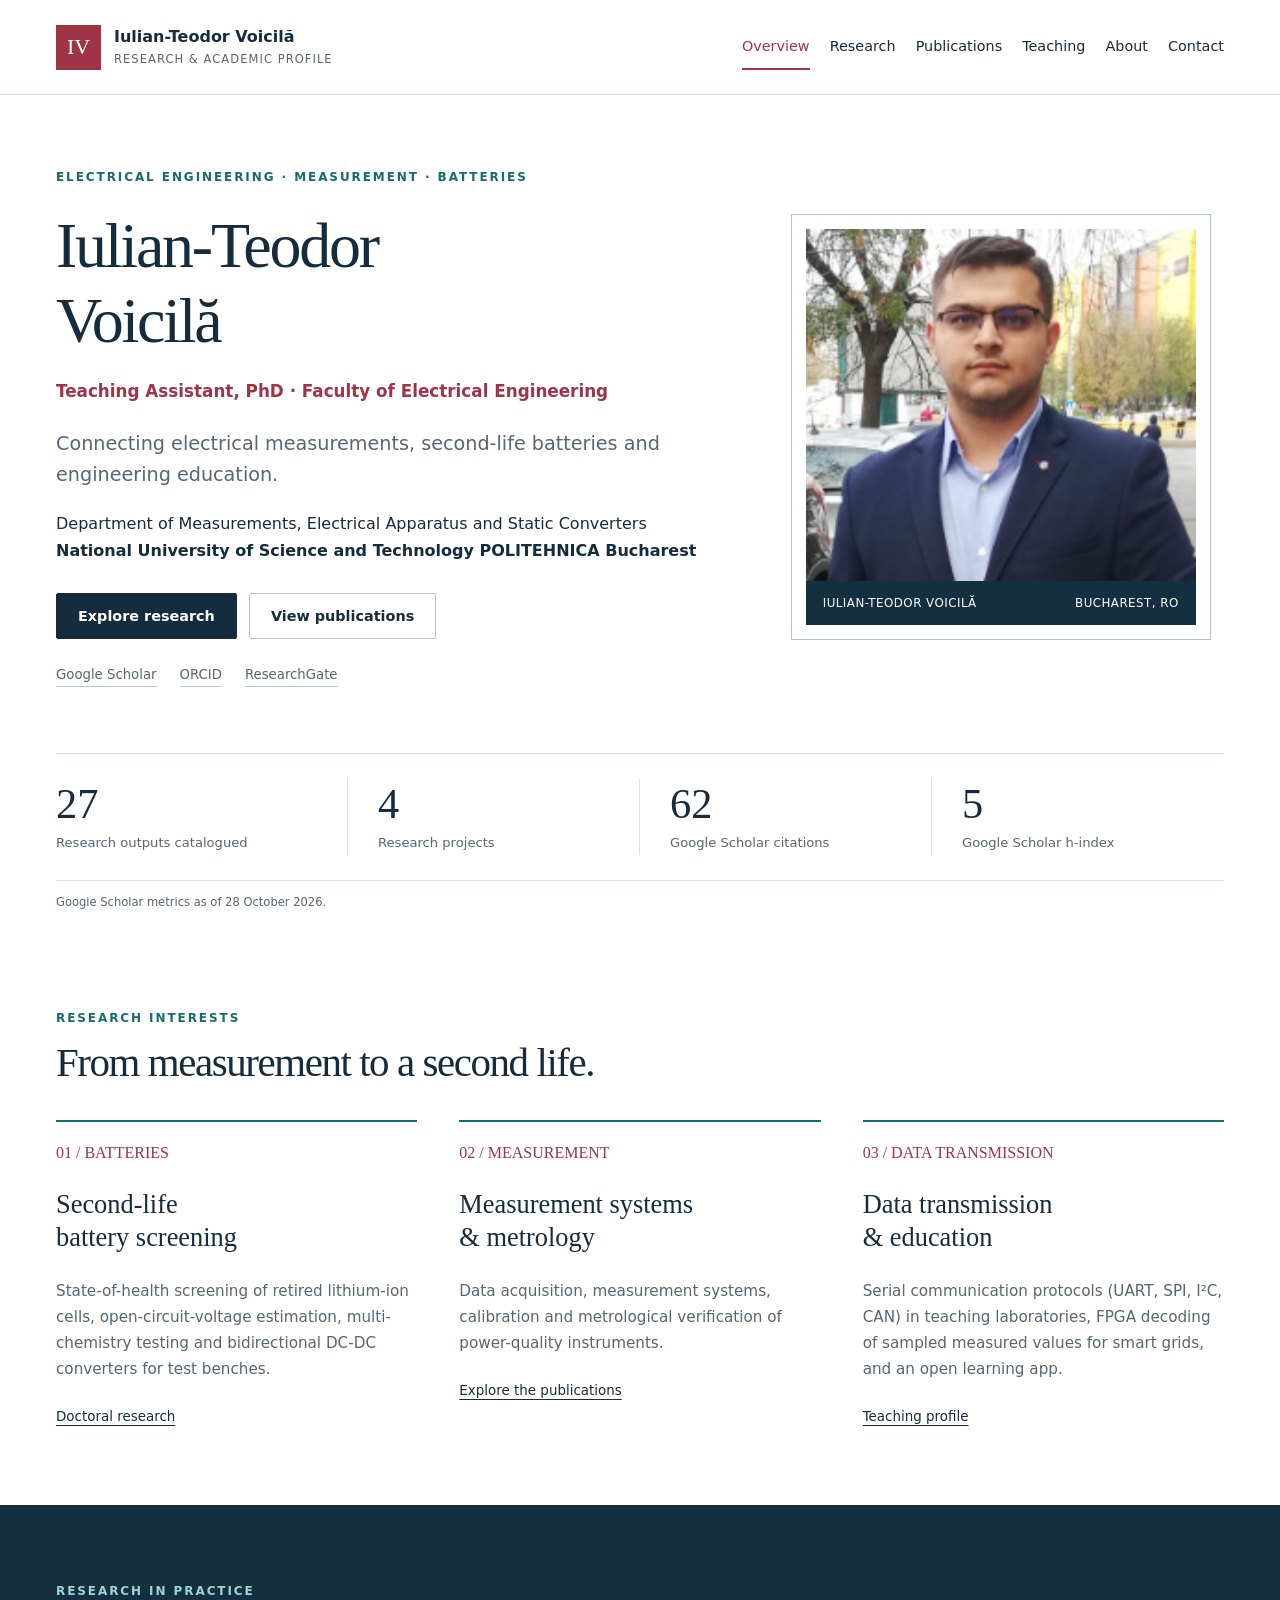
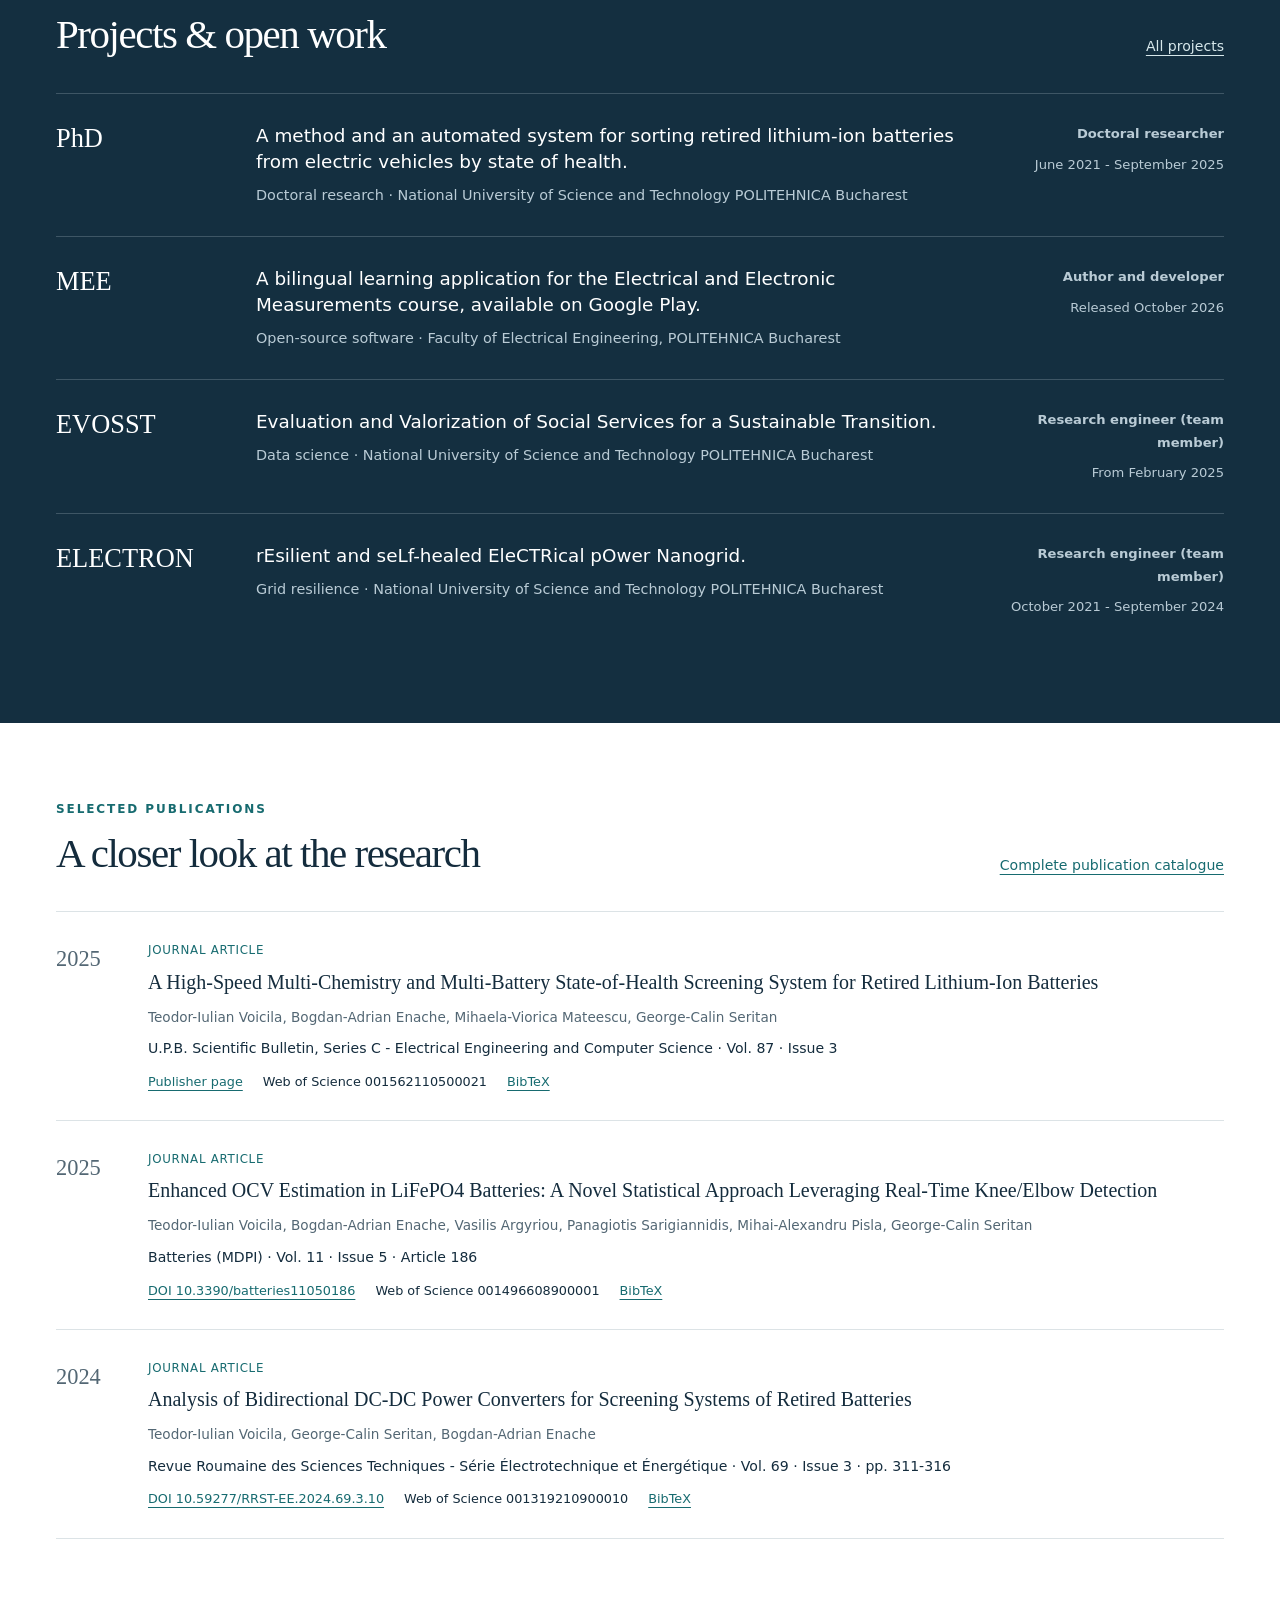
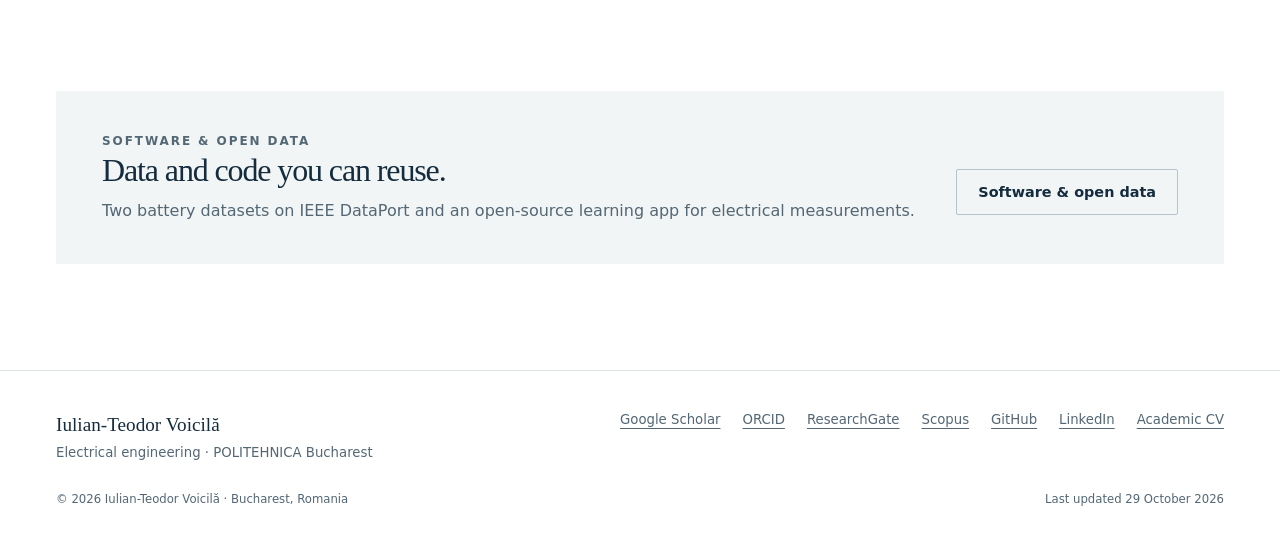
<file: index.html>
<!doctype html>
<html lang="en-GB">
<head>
  <meta charset="utf-8">
  <meta name="viewport" content="width=device-width,initial-scale=1">
  <title>Academic &amp; Research | Iulian-Teodor Voicilă</title>
  <meta name="description" content="Academic profile of Iulian-Teodor Voicilă, PhD: research on battery screening and electrical measurements, publications, teaching and open data. POLITEHNICA Bucharest.">
  <meta name="author" content="Iulian-Teodor Voicilă">
  <link rel="canonical" href="https://iulian-voicila.github.io/">
  <meta name="theme-color" content="#142f40">
  <link rel="icon" href="assets/favicon.svg" type="image/svg+xml">
  <link rel="stylesheet" href="styles.css">
  <script src="app.js" defer></script>
</head>
<body>
  <a class="skip" href="#main">Skip to content</a>
  <header class="header">
    <div class="wrap header-inner">
      <a class="brand" href="index.html"><span class="monogram">IV</span><span class="brand-name">Iulian-Teodor Voicilă<small>Research &amp; academic profile</small></span></a>
      <button class="menu-toggle" aria-controls="main-nav" aria-expanded="false">Menu</button>
      <nav class="nav" id="main-nav" aria-label="Main navigation">
        <a href="index.html" aria-current="page">Overview</a>
        <a href="research.html">Research</a>
        <a href="publications.html">Publications</a>
        <a href="teaching.html">Teaching</a>
        <a href="about.html">About</a>
        <a href="contact.html">Contact</a>
      </nav>
    </div>
  </header>
  <main id="main">
    <div class="wrap">
      <section class="hero">
        <div>
          <p class="eyebrow">Electrical engineering · Measurement · Batteries</p>
          <h1>Iulian-Teodor<br>Voicilă</h1>
          <p class="position">Teaching Assistant, PhD · Faculty of Electrical Engineering</p>
          <p class="lead">Connecting electrical measurements, second-life batteries and engineering education.</p>
          <p>Department of Measurements, Electrical Apparatus and Static Converters<br><strong>National University of Science and Technology POLITEHNICA Bucharest</strong></p>
          <div class="buttons"><a href="research.html" class="button">Explore research</a><a href="publications.html" class="button secondary">View publications</a></div>
          <div class="profile-links"><a href="https://scholar.google.com/citations?user=yGQCFZMAAAAJ&amp;hl=en" target="_blank" rel="noopener noreferrer">Google Scholar</a><a href="https://orcid.org/0000-0002-6033-2934" target="_blank" rel="noopener noreferrer">ORCID</a><a href="https://www.researchgate.net/profile/Iulian-Teodor-Voicila" target="_blank" rel="noopener noreferrer">ResearchGate</a></div>
        </div>
        <div class="hero-portrait">
          <figure>
            <img src="assets/portrait.jpg" alt="Portrait of Iulian-Teodor Voicilă" width="211" height="190" fetchpriority="high">
            <figcaption class="portrait-caption"><span>IULIAN-TEODOR VOICILĂ</span><span>BUCHAREST, RO</span></figcaption>
          </figure>
        </div>
      </section>
      <div class="metrics">
        <div class="metric"><strong>27</strong><span>Research outputs catalogued</span></div>
        <div class="metric"><strong>4</strong><span>Research projects</span></div>
        <div class="metric"><strong>62</strong><span>Google Scholar citations</span></div>
        <div class="metric"><strong>5</strong><span>Google Scholar h-index</span></div>
      </div>
      <p class="metric-note">Google Scholar metrics as of 28 October 2026.</p>
    </div>
    <section class="section">
      <div class="wrap">
        <div class="section-head"><div><p class="eyebrow">Research interests</p><h2>From measurement to a second life.</h2></div></div>
        <div class="themes">
          <article class="theme"><span class="num">01 / BATTERIES</span><h3>Second-life<br>battery screening</h3><p>State-of-health screening of retired lithium-ion cells, open-circuit-voltage estimation, multi-chemistry testing and bidirectional DC-DC converters for test benches.</p><a href="project-battery-screening.html">Doctoral research</a></article>
          <article class="theme"><span class="num">02 / MEASUREMENT</span><h3>Measurement systems<br>&amp; metrology</h3><p>Data acquisition, measurement systems, calibration and metrological verification of power-quality instruments.</p><a href="publications.html">Explore the publications</a></article>
          <article class="theme"><span class="num">03 / DATA TRANSMISSION</span><h3>Data transmission<br>&amp; education</h3><p>Serial communication protocols (UART, SPI, I²C, CAN) in teaching laboratories, FPGA decoding of sampled measured values for smart grids, and an open learning app.</p><a href="teaching.html">Teaching profile</a></article>
        </div>
      </div>
    </section>
    <section class="section dark-section">
      <div class="wrap">
        <div class="section-head"><div><p class="eyebrow">Research in practice</p><h2>Projects &amp; open work</h2></div><a href="research.html" class="text-link">All projects</a></div>
        <article class="project-feature">
          <a class="name" href="project-battery-screening.html">PhD</a>
          <div><h3>A method and an automated system for sorting retired lithium-ion batteries from electric vehicles by state of health.</h3><p>Doctoral research · National University of Science and Technology POLITEHNICA Bucharest</p></div>
          <div class="role"><strong>Doctoral researcher</strong><small>June 2021 - September 2025</small></div>
        </article>
        <article class="project-feature">
          <a class="name" href="project-mee-app.html">MEE</a>
          <div><h3>A bilingual learning application for the Electrical and Electronic Measurements course, available on Google Play.</h3><p>Open-source software · Faculty of Electrical Engineering, POLITEHNICA Bucharest</p></div>
          <div class="role"><strong>Author and developer</strong><small>Released October 2026</small></div>
        </article>
        <article class="project-feature">
          <a class="name" href="project-evosst.html">EVOSST</a>
          <div><h3>Evaluation and Valorization of Social Services for a Sustainable Transition.</h3><p>Data science · National University of Science and Technology POLITEHNICA Bucharest</p></div>
          <div class="role"><strong>Research engineer (team member)</strong><small>From February 2025</small></div>
        </article>
        <article class="project-feature">
          <a class="name" href="project-electron.html">ELECTRON</a>
          <div><h3>rEsilient and seLf-healed EleCTRical pOwer Nanogrid.</h3><p>Grid resilience · National University of Science and Technology POLITEHNICA Bucharest</p></div>
          <div class="role"><strong>Research engineer (team member)</strong><small>October 2021 - September 2024</small></div>
        </article>
      </div>
    </section>
    <section class="section">
      <div class="wrap">
        <div class="section-head"><div><p class="eyebrow">Selected publications</p><h2>A closer look at the research</h2></div><a href="publications.html" class="text-link">Complete publication catalogue</a></div>
        <div class="pub-list">
          <article class="pub-row" id="upb-2025" data-search="A High-Speed Multi-Chemistry and Multi-Battery State-of-Health Screening System for Retired Lithium-Ion Batteries  Teodor-Iulian Voicila, Bogdan-Adrian Enache, Mihaela-Viorica Mateescu, George-Calin Seritan U.P.B. Scientific Bulletin, Series C - Electrical Engineering and Computer Science · Vol. 87 · Issue 3  WOS:001562110500021" data-year="2025" data-type="Journal article" data-topic="Batteries &amp; second life|Power electronics">
            <div class="pub-year">2025</div>
            <div>
              <div class="pub-meta">Journal article</div>
              <h3><a href="https://www.scientificbulletin.upb.ro/static/pdfs/full824_540621.pdf" target="_blank" rel="noopener noreferrer">A High-Speed Multi-Chemistry and Multi-Battery State-of-Health Screening System for Retired Lithium-Ion Batteries</a></h3>
              <p class="pub-authors">Teodor-Iulian Voicila, Bogdan-Adrian Enache, Mihaela-Viorica Mateescu, George-Calin Seritan</p>
              <p class="pub-venue">U.P.B. Scientific Bulletin, Series C - Electrical Engineering and Computer Science · Vol. 87 · Issue 3</p>
              <div class="pub-actions"><a href="https://www.scientificbulletin.upb.ro/static/pdfs/full824_540621.pdf" target="_blank" rel="noopener noreferrer">Publisher page</a> <span>Web of Science 001562110500021</span> <a href="publications.bib">BibTeX</a></div>
            </div>
          </article>
          <article class="pub-row" id="batteries-2025" data-search="Enhanced OCV Estimation in LiFePO4 Batteries: A Novel Statistical Approach Leveraging Real-Time Knee/Elbow Detection  Teodor-Iulian Voicila, Bogdan-Adrian Enache, Vasilis Argyriou, Panagiotis Sarigiannidis, Mihai-Alexandru Pisla, George-Calin Seritan Batteries (MDPI) · Vol. 11 · Issue 5 · Article 186 10.3390/batteries11050186 WOS:001496608900001" data-year="2025" data-type="Journal article" data-topic="Batteries &amp; second life">
            <div class="pub-year">2025</div>
            <div>
              <div class="pub-meta">Journal article</div>
              <h3><a href="https://doi.org/10.3390/batteries11050186" target="_blank" rel="noopener noreferrer">Enhanced OCV Estimation in LiFePO4 Batteries: A Novel Statistical Approach Leveraging Real-Time Knee/Elbow Detection</a></h3>
              <p class="pub-authors">Teodor-Iulian Voicila, Bogdan-Adrian Enache, Vasilis Argyriou, Panagiotis Sarigiannidis, Mihai-Alexandru Pisla, George-Calin Seritan</p>
              <p class="pub-venue">Batteries (MDPI) · Vol. 11 · Issue 5 · Article 186</p>
              <div class="pub-actions"><a href="https://doi.org/10.3390/batteries11050186" target="_blank" rel="noopener noreferrer">DOI 10.3390/batteries11050186</a> <span>Web of Science 001496608900001</span> <a href="publications.bib">BibTeX</a></div>
            </div>
          </article>
          <article class="pub-row" id="rrst-2024" data-search="Analysis of Bidirectional DC-DC Power Converters for Screening Systems of Retired Batteries  Teodor-Iulian Voicila, George-Calin Seritan, Bogdan-Adrian Enache Revue Roumaine des Sciences Techniques - Série Électrotechnique et Énergétique · Vol. 69 · Issue 3 · pp. 311-316 10.59277/RRST-EE.2024.69.3.10 WOS:001319210900010" data-year="2024" data-type="Journal article" data-topic="Batteries &amp; second life|Power electronics">
            <div class="pub-year">2024</div>
            <div>
              <div class="pub-meta">Journal article</div>
              <h3><a href="https://doi.org/10.59277/RRST-EE.2024.69.3.10" target="_blank" rel="noopener noreferrer">Analysis of Bidirectional DC-DC Power Converters for Screening Systems of Retired Batteries</a></h3>
              <p class="pub-authors">Teodor-Iulian Voicila, George-Calin Seritan, Bogdan-Adrian Enache</p>
              <p class="pub-venue">Revue Roumaine des Sciences Techniques - Série Électrotechnique et Énergétique · Vol. 69 · Issue 3 · pp. 311-316</p>
              <div class="pub-actions"><a href="https://doi.org/10.59277/RRST-EE.2024.69.3.10" target="_blank" rel="noopener noreferrer">DOI 10.59277/RRST-EE.2024.69.3.10</a> <span>Web of Science 001319210900010</span> <a href="publications.bib">BibTeX</a></div>
            </div>
          </article>
        </div>
      </div>
    </section>
    <section class="wrap section">
      <div class="callout">
        <div><p class="eyebrow">Software &amp; open data</p><h2>Data and code you can reuse.</h2><p>Two battery datasets on IEEE DataPort and an open-source learning app for electrical measurements.</p></div>
        <div class="buttons"><a href="research.html#open-work" class="button secondary">Software &amp; open data</a></div>
      </div>
    </section>
  </main>
  <footer class="footer">
    <div class="wrap">
      <div class="footer-top">
        <div><strong>Iulian-Teodor Voicilă</strong><br>Electrical engineering · POLITEHNICA Bucharest</div>
        <nav aria-label="Academic profiles">
          <a href="https://scholar.google.com/citations?user=yGQCFZMAAAAJ&amp;hl=en" target="_blank" rel="noopener noreferrer">Google Scholar</a>
          <a href="https://orcid.org/0000-0002-6033-2934" target="_blank" rel="noopener noreferrer">ORCID</a>
          <a href="https://www.researchgate.net/profile/Iulian-Teodor-Voicila" target="_blank" rel="noopener noreferrer">ResearchGate</a>
          <a href="https://www.scopus.com/authid/detail.uri?authorId=57221790044" target="_blank" rel="noopener noreferrer">Scopus</a>
          <a href="https://github.com/BulyK47" target="_blank" rel="noopener noreferrer">GitHub</a>
          <a href="https://www.linkedin.com/in/iulian-teodor-voicil%C4%83-3927b1192/" target="_blank" rel="noopener noreferrer">LinkedIn</a>
          <a href="cv.html">Academic CV</a>
        </nav>
      </div>
      <div class="footer-bottom"><span>© 2026 Iulian-Teodor Voicilă · Bucharest, Romania</span><span>Last updated 29 October 2026</span></div>
    </div>
  </footer>
</body>
</html>
</file>
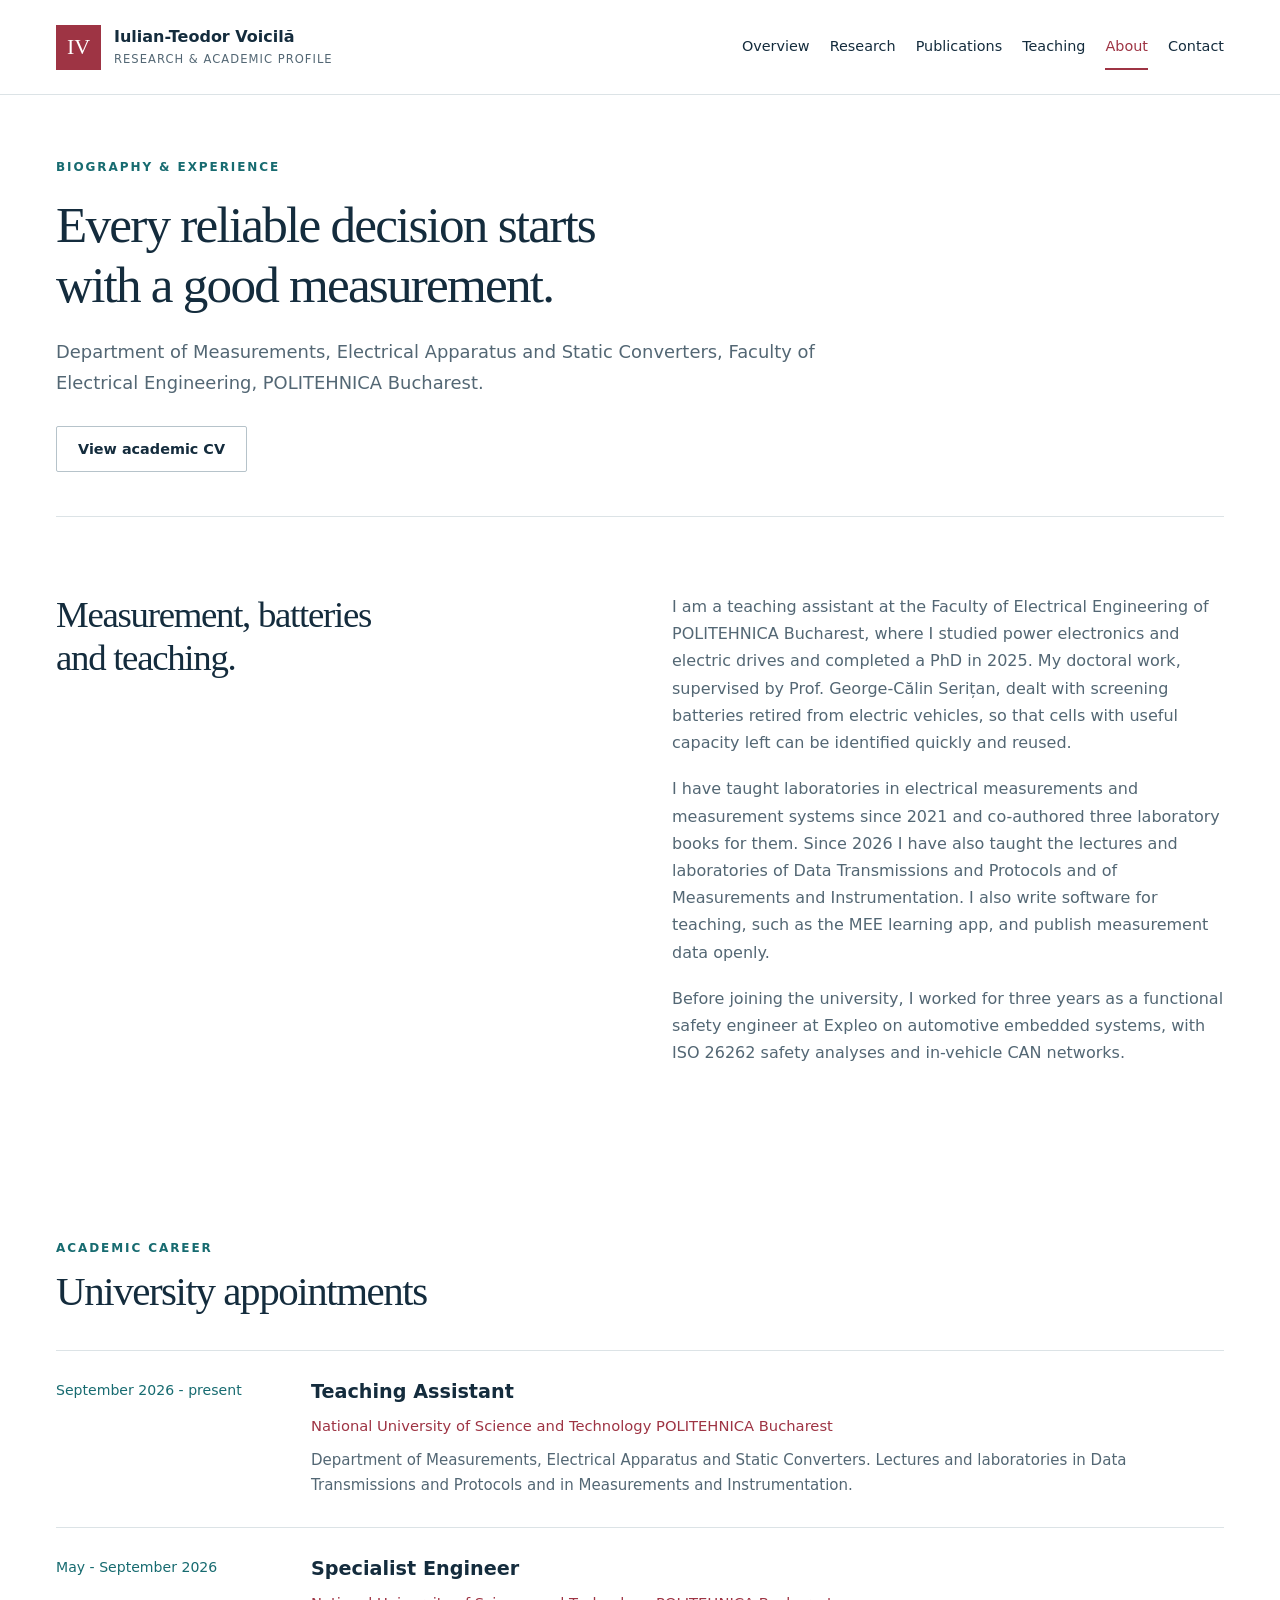
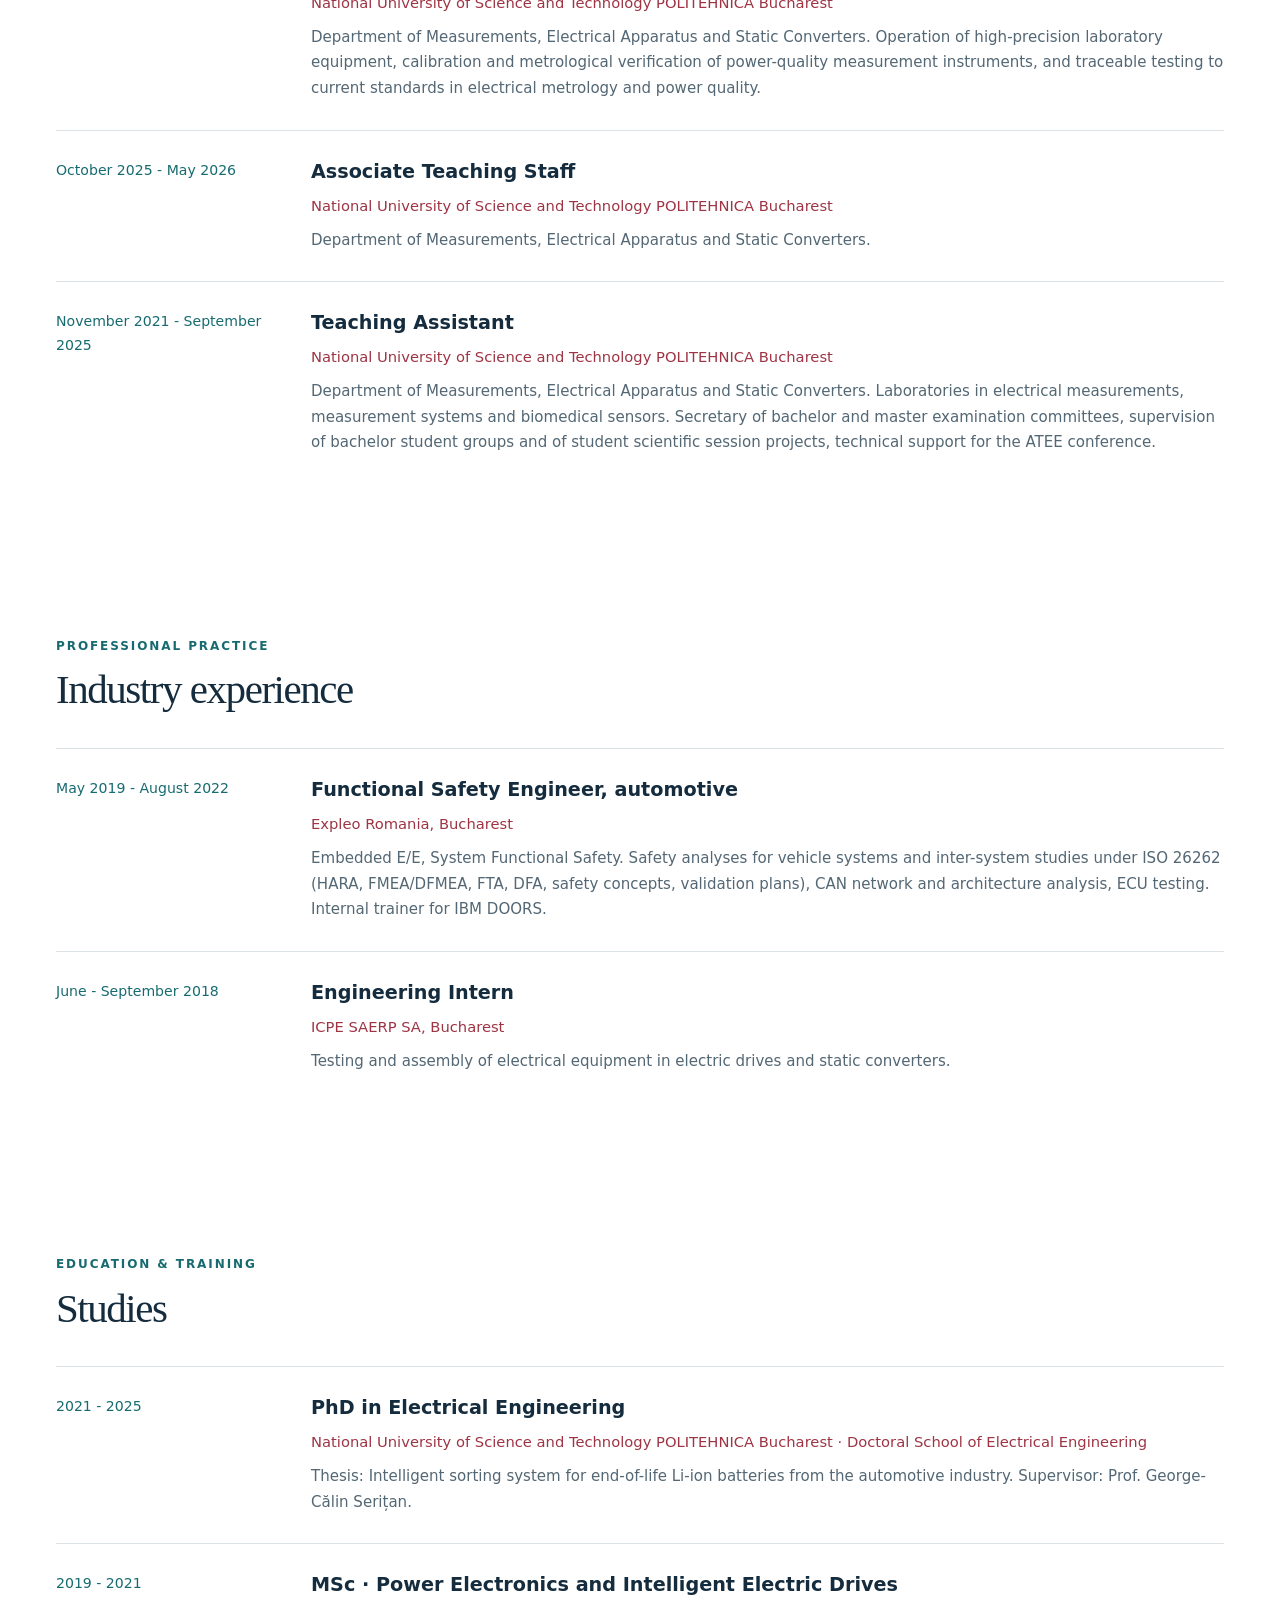
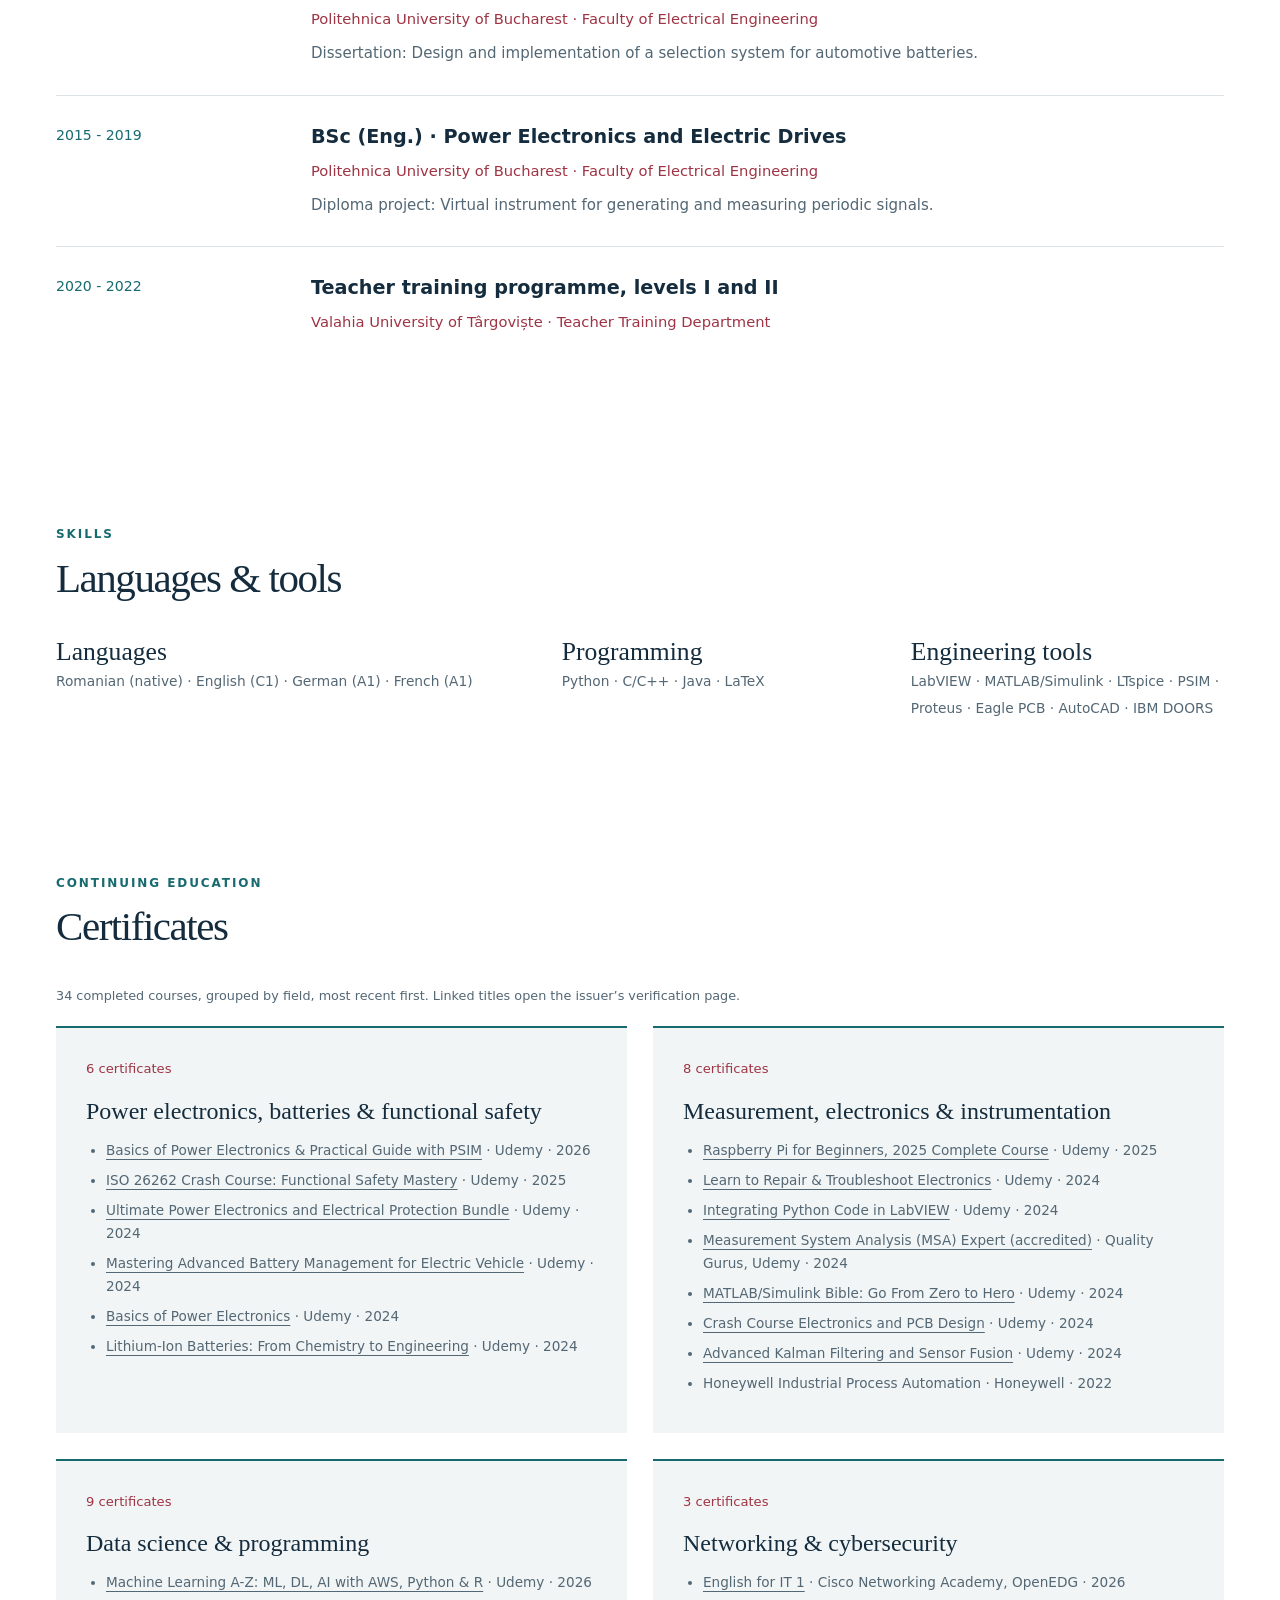
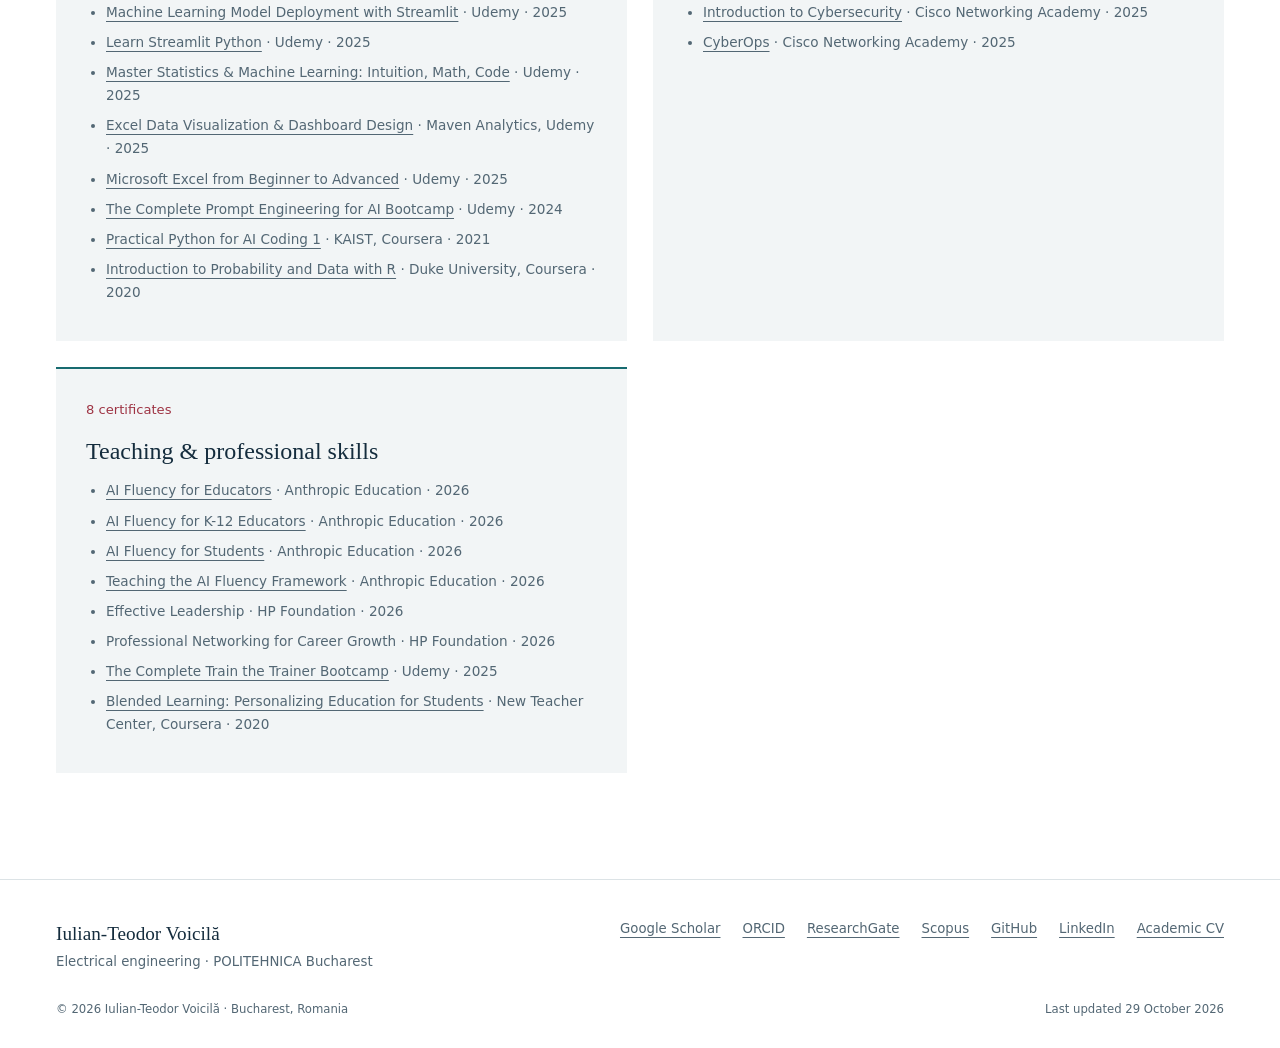
<file: about.html>
<!doctype html>
<html lang="en-GB">
<head>
  <meta charset="utf-8">
  <meta name="viewport" content="width=device-width,initial-scale=1">
  <title>About &amp; experience | Iulian-Teodor Voicilă</title>
  <meta name="description" content="Academic profile of Iulian-Teodor Voicilă, PhD: research on battery screening and electrical measurements, publications, teaching and open data. POLITEHNICA Bucharest.">
  <meta name="author" content="Iulian-Teodor Voicilă">
  <link rel="canonical" href="https://iulian-voicila.github.io/about.html">
  <meta name="theme-color" content="#142f40">
  <link rel="icon" href="assets/favicon.svg" type="image/svg+xml">
  <link rel="stylesheet" href="styles.css">
  <script src="app.js" defer></script>
</head>
<body>
  <a class="skip" href="#main">Skip to content</a>
  <header class="header">
    <div class="wrap header-inner">
      <a class="brand" href="index.html"><span class="monogram">IV</span><span class="brand-name">Iulian-Teodor Voicilă<small>Research &amp; academic profile</small></span></a>
      <button class="menu-toggle" aria-controls="main-nav" aria-expanded="false">Menu</button>
      <nav class="nav" id="main-nav" aria-label="Main navigation">
        <a href="index.html">Overview</a>
        <a href="research.html">Research</a>
        <a href="publications.html">Publications</a>
        <a href="teaching.html">Teaching</a>
        <a href="about.html" aria-current="page">About</a>
        <a href="contact.html">Contact</a>
      </nav>
    </div>
  </header>
  <main id="main">
    <div class="wrap page-intro">
      <p class="eyebrow">Biography &amp; experience</p>
      <h1>Every reliable decision starts<br>with a good measurement.</h1>
      <p class="lead">Department of Measurements, Electrical Apparatus and Static Converters, Faculty of Electrical Engineering, POLITEHNICA Bucharest.</p>
      <div class="buttons"><a href="cv.html" class="button secondary">View academic CV</a></div>
    </div>
    <section class="wrap section two-col">
      <div><h2>Measurement, batteries<br>and teaching.</h2></div>
      <div class="prose">
        <p>I am a teaching assistant at the Faculty of Electrical Engineering of POLITEHNICA Bucharest, where I studied power electronics and electric drives and completed a PhD in 2025. My doctoral work, supervised by Prof. George-Călin Serițan, dealt with screening batteries retired from electric vehicles, so that cells with useful capacity left can be identified quickly and reused.</p>
        <p>I have taught laboratories in electrical measurements and measurement systems since 2021 and co-authored three laboratory books for them. Since 2026 I have also taught the lectures and laboratories of Data Transmissions and Protocols and of Measurements and Instrumentation. I also write software for teaching, such as the MEE learning app, and publish measurement data openly.</p>
        <p>Before joining the university, I worked for three years as a functional safety engineer at Expleo on automotive embedded systems, with ISO 26262 safety analyses and in-vehicle CAN networks.</p>
      </div>
    </section>
    <section class="wrap section">
      <div class="section-head"><div><p class="eyebrow">Academic career</p><h2>University appointments</h2></div></div>
      <article class="timeline-row"><div class="date">September 2026 - present</div><div><h3>Teaching Assistant</h3><p class="org">National University of Science and Technology POLITEHNICA Bucharest</p><p>Department of Measurements, Electrical Apparatus and Static Converters. Lectures and laboratories in Data Transmissions and Protocols and in Measurements and Instrumentation.</p></div></article>
      <article class="timeline-row"><div class="date">May - September 2026</div><div><h3>Specialist Engineer</h3><p class="org">National University of Science and Technology POLITEHNICA Bucharest</p><p>Department of Measurements, Electrical Apparatus and Static Converters. Operation of high-precision laboratory equipment, calibration and metrological verification of power-quality measurement instruments, and traceable testing to current standards in electrical metrology and power quality.</p></div></article>
      <article class="timeline-row"><div class="date">October 2025 - May 2026</div><div><h3>Associate Teaching Staff</h3><p class="org">National University of Science and Technology POLITEHNICA Bucharest</p><p>Department of Measurements, Electrical Apparatus and Static Converters.</p></div></article>
      <article class="timeline-row"><div class="date">November 2021 - September 2025</div><div><h3>Teaching Assistant</h3><p class="org">National University of Science and Technology POLITEHNICA Bucharest</p><p>Department of Measurements, Electrical Apparatus and Static Converters. Laboratories in electrical measurements, measurement systems and biomedical sensors. Secretary of bachelor and master examination committees, supervision of bachelor student groups and of student scientific session projects, technical support for the ATEE conference.</p></div></article>
    </section>
    <section class="wrap section">
      <div class="section-head"><div><p class="eyebrow">Professional practice</p><h2>Industry experience</h2></div></div>
      <article class="timeline-row"><div class="date">May 2019 - August 2022</div><div><h3>Functional Safety Engineer, automotive</h3><p class="org">Expleo Romania, Bucharest</p><p>Embedded E/E, System Functional Safety. Safety analyses for vehicle systems and inter-system studies under ISO 26262 (HARA, FMEA/DFMEA, FTA, DFA, safety concepts, validation plans), CAN network and architecture analysis, ECU testing. Internal trainer for IBM DOORS.</p></div></article>
      <article class="timeline-row"><div class="date">June - September 2018</div><div><h3>Engineering Intern</h3><p class="org">ICPE SAERP SA, Bucharest</p><p>Testing and assembly of electrical equipment in electric drives and static converters.</p></div></article>
    </section>
    <section class="wrap section">
      <div class="section-head"><div><p class="eyebrow">Education &amp; training</p><h2>Studies</h2></div></div>
      <article class="timeline-row"><div class="date">2021 - 2025</div><div><h3>PhD in Electrical Engineering</h3><p class="org">National University of Science and Technology POLITEHNICA Bucharest · Doctoral School of Electrical Engineering</p><p>Thesis: Intelligent sorting system for end-of-life Li-ion batteries from the automotive industry. Supervisor: Prof. George-Călin Serițan.</p></div></article>
      <article class="timeline-row"><div class="date">2019 - 2021</div><div><h3>MSc · Power Electronics and Intelligent Electric Drives</h3><p class="org">Politehnica University of Bucharest · Faculty of Electrical Engineering</p><p>Dissertation: Design and implementation of a selection system for automotive batteries.</p></div></article>
      <article class="timeline-row"><div class="date">2015 - 2019</div><div><h3>BSc (Eng.) · Power Electronics and Electric Drives</h3><p class="org">Politehnica University of Bucharest · Faculty of Electrical Engineering</p><p>Diploma project: Virtual instrument for generating and measuring periodic signals.</p></div></article>
      <article class="timeline-row"><div class="date">2020 - 2022</div><div><h3>Teacher training programme, levels I and II</h3><p class="org">Valahia University of Târgoviște · Teacher Training Department</p></div></article>
    </section>
    <section class="wrap section">
      <div class="section-head"><div><p class="eyebrow">Skills</p><h2>Languages &amp; tools</h2></div></div>
      <div class="affiliations">
        <div><strong>Languages</strong><span>Romanian (native) · English (C1) · German (A1) · French (A1)</span></div>
        <div><strong>Programming</strong><span>Python · C/C++ · Java · LaTeX</span></div>
        <div><strong>Engineering tools</strong><span>LabVIEW · MATLAB/Simulink · LTspice · PSIM · Proteus · Eagle PCB · AutoCAD · IBM DOORS</span></div>
      </div>
    </section>
    <section class="wrap section" id="certificates">
      <div class="section-head"><div><p class="eyebrow">Continuing education</p><h2>Certificates</h2></div></div>
      <p class="figure-note">34 completed courses, grouped by field, most recent first. Linked titles open the issuer’s verification page.</p>
      <div class="course-list">
        <article class="course"><small>6 certificates</small><h3>Power electronics, batteries &amp; functional safety</h3>
          <ul class="society-list">
            <li><a href="https://ude.my/UC-4450a2e4-3db8-49bb-afdb-68a53a80c345" target="_blank" rel="noopener noreferrer">Basics of Power Electronics &amp; Practical Guide with PSIM</a> · Udemy · 2026</li>
            <li><a href="https://ude.my/UC-4f61df96-a3c8-498e-96bd-cec46a2ab59a" target="_blank" rel="noopener noreferrer">ISO 26262 Crash Course: Functional Safety Mastery</a> · Udemy · 2025</li>
            <li><a href="https://ude.my/UC-f2065ce0-b0f6-40d2-a1d5-670dc276a5df" target="_blank" rel="noopener noreferrer">Ultimate Power Electronics and Electrical Protection Bundle</a> · Udemy · 2024</li>
            <li><a href="https://ude.my/UC-9ff85a7c-da8f-4d51-80e0-74b216c6f87c/" target="_blank" rel="noopener noreferrer">Mastering Advanced Battery Management for Electric Vehicle</a> · Udemy · 2024</li>
            <li><a href="https://ude.my/UC-5d35208a-b18f-41d7-95dd-1b6b24e13498" target="_blank" rel="noopener noreferrer">Basics of Power Electronics</a> · Udemy · 2024</li>
            <li><a href="https://ude.my/UC-39127ca3-f9ca-44a4-a8a7-f58a7f25ea7e" target="_blank" rel="noopener noreferrer">Lithium-Ion Batteries: From Chemistry to Engineering</a> · Udemy · 2024</li>
          </ul>
        </article>
        <article class="course"><small>8 certificates</small><h3>Measurement, electronics &amp; instrumentation</h3>
          <ul class="society-list">
            <li><a href="https://ude.my/UC-07b540a6-a12e-45ba-b9ec-2ea869bc3a58" target="_blank" rel="noopener noreferrer">Raspberry Pi for Beginners, 2025 Complete Course</a> · Udemy · 2025</li>
            <li><a href="https://ude.my/UC-d41256b0-8833-44d1-b455-78faf2478794" target="_blank" rel="noopener noreferrer">Learn to Repair &amp; Troubleshoot Electronics</a> · Udemy · 2024</li>
            <li><a href="https://ude.my/UC-4bc60418-cead-4158-b496-03faf4286b63" target="_blank" rel="noopener noreferrer">Integrating Python Code in LabVIEW</a> · Udemy · 2024</li>
            <li><a href="https://ude.my/UC-639e30ac-92c6-466a-b1b7-a038810a53fa" target="_blank" rel="noopener noreferrer">Measurement System Analysis (MSA) Expert (accredited)</a> · Quality Gurus, Udemy · 2024</li>
            <li><a href="https://ude.my/UC-2074ef3e-036b-47f5-8a52-2392da65770b" target="_blank" rel="noopener noreferrer">MATLAB/Simulink Bible: Go From Zero to Hero</a> · Udemy · 2024</li>
            <li><a href="https://ude.my/UC-8742ae1d-db2f-4fe5-9a96-626972f48871" target="_blank" rel="noopener noreferrer">Crash Course Electronics and PCB Design</a> · Udemy · 2024</li>
            <li><a href="https://ude.my/UC-137fe9cd-73da-49d2-8d71-0596c0b9d92c" target="_blank" rel="noopener noreferrer">Advanced Kalman Filtering and Sensor Fusion</a> · Udemy · 2024</li>
            <li>Honeywell Industrial Process Automation · Honeywell · 2022</li>
          </ul>
        </article>
        <article class="course"><small>9 certificates</small><h3>Data science &amp; programming</h3>
          <ul class="society-list">
            <li><a href="https://ude.my/UC-70299cd8-8823-4df4-9429-d986f2a055f7" target="_blank" rel="noopener noreferrer">Machine Learning A-Z: ML, DL, AI with AWS, Python &amp; R</a> · Udemy · 2026</li>
            <li><a href="https://ude.my/UC-28ed3d6c-c7d9-4a98-9781-d02954329838" target="_blank" rel="noopener noreferrer">Machine Learning Model Deployment with Streamlit</a> · Udemy · 2025</li>
            <li><a href="https://ude.my/UC-8273ca12-f0b9-4238-a4a6-0a52e161a77b" target="_blank" rel="noopener noreferrer">Learn Streamlit Python</a> · Udemy · 2025</li>
            <li><a href="https://ude.my/UC-2f8d75b7-afa2-4d54-86aa-13ed78198038" target="_blank" rel="noopener noreferrer">Master Statistics &amp; Machine Learning: Intuition, Math, Code</a> · Udemy · 2025</li>
            <li><a href="https://ude.my/UC-619213dd-66c3-4d77-8005-66583dfbb8ed" target="_blank" rel="noopener noreferrer">Excel Data Visualization &amp; Dashboard Design</a> · Maven Analytics, Udemy · 2025</li>
            <li><a href="https://ude.my/UC-3e235020-53c7-42d7-ace8-844e8ada06c1" target="_blank" rel="noopener noreferrer">Microsoft Excel from Beginner to Advanced</a> · Udemy · 2025</li>
            <li><a href="https://ude.my/UC-407f5d18-a862-4188-a66f-13fd86640ef1" target="_blank" rel="noopener noreferrer">The Complete Prompt Engineering for AI Bootcamp</a> · Udemy · 2024</li>
            <li><a href="https://coursera.org/share/0456d89de366b380b2c9ebcd3bf0e531" target="_blank" rel="noopener noreferrer">Practical Python for AI Coding 1</a> · KAIST, Coursera · 2021</li>
            <li><a href="https://coursera.org/share/dee0deff9c44dfd579457674587a1ab4" target="_blank" rel="noopener noreferrer">Introduction to Probability and Data with R</a> · Duke University, Coursera · 2020</li>
          </ul>
        </article>
        <article class="course"><small>3 certificates</small><h3>Networking &amp; cybersecurity</h3>
          <ul class="society-list">
            <li><a href="https://www.credly.com/badges/2e0ec49e-9cf8-4360-aba2-3beb4f50ff56/public_url" target="_blank" rel="noopener noreferrer">English for IT 1</a> · Cisco Networking Academy, OpenEDG · 2026</li>
            <li><a href="https://www.credly.com/badges/84757001-3e82-4c77-9083-33e409213ab3/public_url" target="_blank" rel="noopener noreferrer">Introduction to Cybersecurity</a> · Cisco Networking Academy · 2025</li>
            <li><a href="https://mycourse.app/nBPfGgNSZnhHmEuq9" target="_blank" rel="noopener noreferrer">CyberOps</a> · Cisco Networking Academy · 2025</li>
          </ul>
        </article>
        <article class="course"><small>8 certificates</small><h3>Teaching &amp; professional skills</h3>
          <ul class="society-list">
            <li><a href="https://verify.skilljar.com/c/srtmim96znrs" target="_blank" rel="noopener noreferrer">AI Fluency for Educators</a> · Anthropic Education · 2026</li>
            <li><a href="https://verify.skilljar.com/c/3wqe946dscws" target="_blank" rel="noopener noreferrer">AI Fluency for K-12 Educators</a> · Anthropic Education · 2026</li>
            <li><a href="https://verify.skilljar.com/c/5v4xos4ye6pu" target="_blank" rel="noopener noreferrer">AI Fluency for Students</a> · Anthropic Education · 2026</li>
            <li><a href="https://verify.skilljar.com/c/odxqksxzs48p" target="_blank" rel="noopener noreferrer">Teaching the AI Fluency Framework</a> · Anthropic Education · 2026</li>
            <li>Effective Leadership · HP Foundation · 2026</li>
            <li>Professional Networking for Career Growth · HP Foundation · 2026</li>
            <li><a href="https://ude.my/UC-200552c6-1078-4039-8f79-d60f479d2c99" target="_blank" rel="noopener noreferrer">The Complete Train the Trainer Bootcamp</a> · Udemy · 2025</li>
            <li><a href="https://coursera.org/share/70fdbe232bf773f24b2f9f29e5714973" target="_blank" rel="noopener noreferrer">Blended Learning: Personalizing Education for Students</a> · New Teacher Center, Coursera · 2020</li>
          </ul>
        </article>
      </div>
    </section>
  </main>
  <footer class="footer">
    <div class="wrap">
      <div class="footer-top">
        <div><strong>Iulian-Teodor Voicilă</strong><br>Electrical engineering · POLITEHNICA Bucharest</div>
        <nav aria-label="Academic profiles">
          <a href="https://scholar.google.com/citations?user=yGQCFZMAAAAJ&amp;hl=en" target="_blank" rel="noopener noreferrer">Google Scholar</a>
          <a href="https://orcid.org/0000-0002-6033-2934" target="_blank" rel="noopener noreferrer">ORCID</a>
          <a href="https://www.researchgate.net/profile/Iulian-Teodor-Voicila" target="_blank" rel="noopener noreferrer">ResearchGate</a>
          <a href="https://www.scopus.com/authid/detail.uri?authorId=57221790044" target="_blank" rel="noopener noreferrer">Scopus</a>
          <a href="https://github.com/BulyK47" target="_blank" rel="noopener noreferrer">GitHub</a>
          <a href="https://www.linkedin.com/in/iulian-teodor-voicil%C4%83-3927b1192/" target="_blank" rel="noopener noreferrer">LinkedIn</a>
          <a href="cv.html">Academic CV</a>
        </nav>
      </div>
      <div class="footer-bottom"><span>© 2026 Iulian-Teodor Voicilă · Bucharest, Romania</span><span>Last updated 29 October 2026</span></div>
    </div>
  </footer>
</body>
</html>
</file>
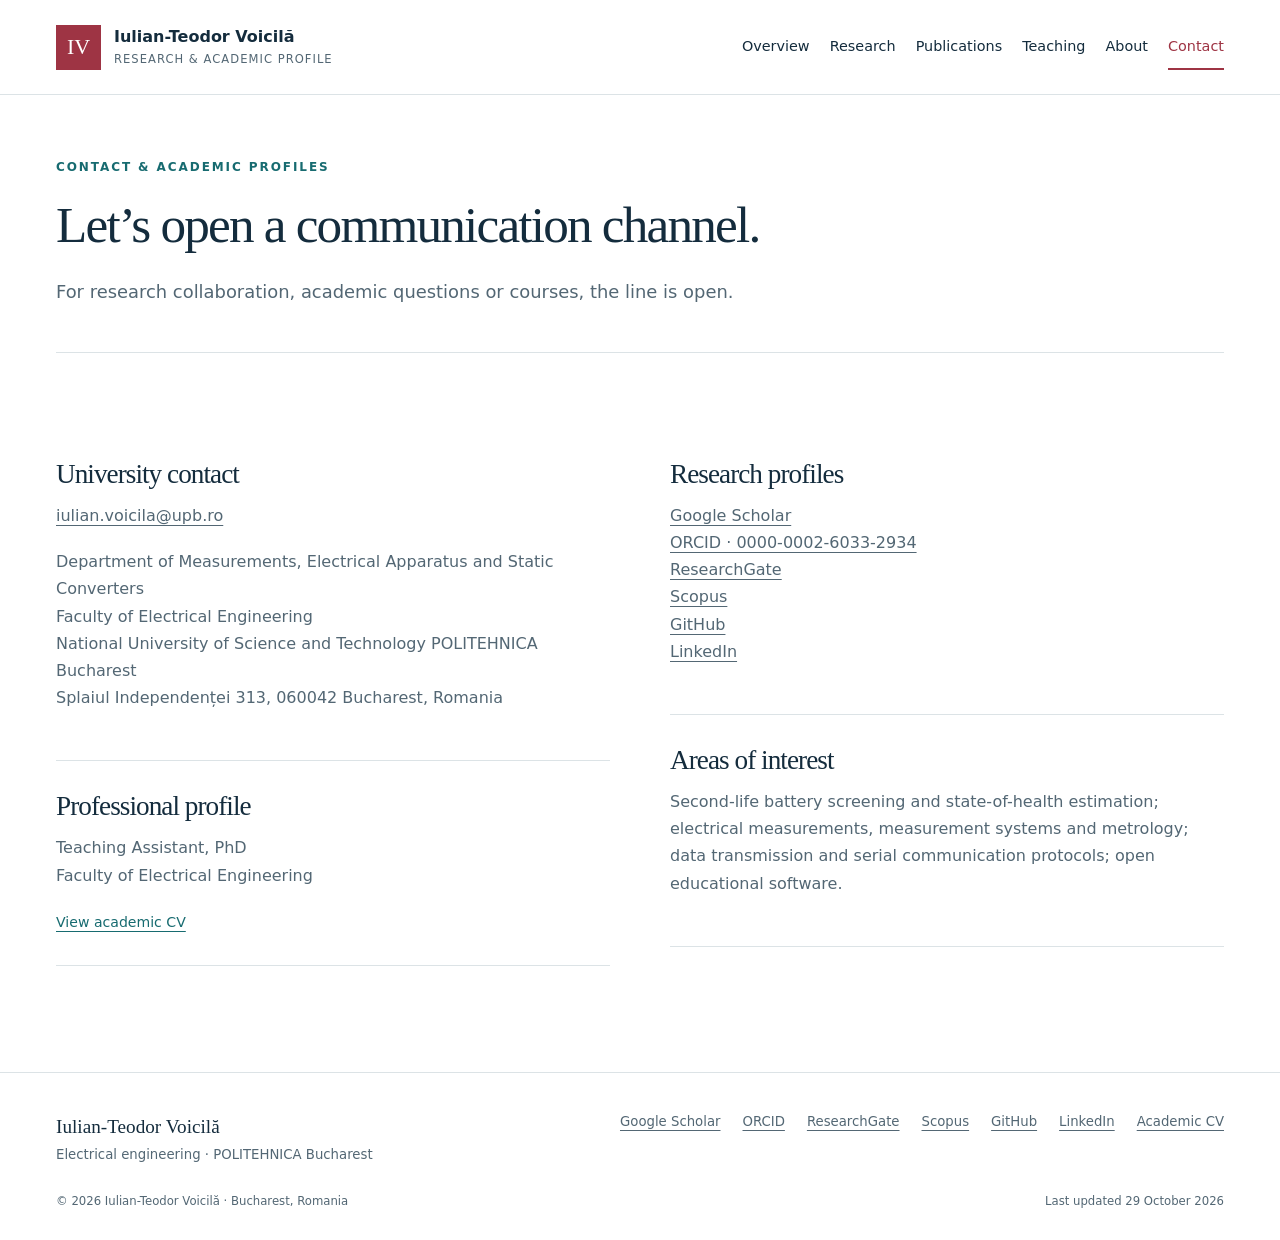
<file: contact.html>
<!doctype html>
<html lang="en-GB">
<head>
  <meta charset="utf-8">
  <meta name="viewport" content="width=device-width,initial-scale=1">
  <title>Contact | Iulian-Teodor Voicilă</title>
  <meta name="description" content="Academic profile of Iulian-Teodor Voicilă, PhD: research on battery screening and electrical measurements, publications, teaching and open data. POLITEHNICA Bucharest.">
  <meta name="author" content="Iulian-Teodor Voicilă">
  <link rel="canonical" href="https://iulian-voicila.github.io/contact.html">
  <meta name="theme-color" content="#142f40">
  <link rel="icon" href="assets/favicon.svg" type="image/svg+xml">
  <link rel="stylesheet" href="styles.css">
  <script src="app.js" defer></script>
</head>
<body>
  <a class="skip" href="#main">Skip to content</a>
  <header class="header">
    <div class="wrap header-inner">
      <a class="brand" href="index.html"><span class="monogram">IV</span><span class="brand-name">Iulian-Teodor Voicilă<small>Research &amp; academic profile</small></span></a>
      <button class="menu-toggle" aria-controls="main-nav" aria-expanded="false">Menu</button>
      <nav class="nav" id="main-nav" aria-label="Main navigation">
        <a href="index.html">Overview</a>
        <a href="research.html">Research</a>
        <a href="publications.html">Publications</a>
        <a href="teaching.html">Teaching</a>
        <a href="about.html">About</a>
        <a href="contact.html" aria-current="page">Contact</a>
      </nav>
    </div>
  </header>
  <main id="main">
    <div class="wrap page-intro">
      <p class="eyebrow">Contact &amp; academic profiles</p>
      <h1>Let’s open a communication channel.</h1>
      <p class="lead">For research collaboration, academic questions or courses, the line is open.</p>
    </div>
    <section class="wrap section contact-grid">
      <div>
        <div class="contact-card"><h2>University contact</h2><p><a href="mailto:iulian.voicila@upb.ro">iulian.voicila@upb.ro</a></p><p>Department of Measurements, Electrical Apparatus and Static Converters<br>Faculty of Electrical Engineering<br>National University of Science and Technology POLITEHNICA Bucharest<br>Splaiul Independenței 313, 060042 Bucharest, Romania</p></div>
        <div class="contact-card"><h2>Professional profile</h2><p>Teaching Assistant, PhD<br>Faculty of Electrical Engineering</p><a href="cv.html" class="text-link">View academic CV</a></div>
      </div>
      <div>
        <div class="contact-card"><h2>Research profiles</h2><p><a href="https://scholar.google.com/citations?user=yGQCFZMAAAAJ&amp;hl=en" target="_blank" rel="noopener noreferrer">Google Scholar</a><br><a href="https://orcid.org/0000-0002-6033-2934" target="_blank" rel="noopener noreferrer">ORCID · 0000-0002-6033-2934</a><br><a href="https://www.researchgate.net/profile/Iulian-Teodor-Voicila" target="_blank" rel="noopener noreferrer">ResearchGate</a><br><a href="https://www.scopus.com/authid/detail.uri?authorId=57221790044" target="_blank" rel="noopener noreferrer">Scopus</a><br><a href="https://github.com/BulyK47" target="_blank" rel="noopener noreferrer">GitHub</a><br><a href="https://www.linkedin.com/in/iulian-teodor-voicil%C4%83-3927b1192/" target="_blank" rel="noopener noreferrer">LinkedIn</a></p></div>
        <div class="contact-card"><h2>Areas of interest</h2><p>Second-life battery screening and state-of-health estimation; electrical measurements, measurement systems and metrology; data transmission and serial communication protocols; open educational software.</p></div>
      </div>
    </section>
  </main>
  <footer class="footer">
    <div class="wrap">
      <div class="footer-top">
        <div><strong>Iulian-Teodor Voicilă</strong><br>Electrical engineering · POLITEHNICA Bucharest</div>
        <nav aria-label="Academic profiles">
          <a href="https://scholar.google.com/citations?user=yGQCFZMAAAAJ&amp;hl=en" target="_blank" rel="noopener noreferrer">Google Scholar</a>
          <a href="https://orcid.org/0000-0002-6033-2934" target="_blank" rel="noopener noreferrer">ORCID</a>
          <a href="https://www.researchgate.net/profile/Iulian-Teodor-Voicila" target="_blank" rel="noopener noreferrer">ResearchGate</a>
          <a href="https://www.scopus.com/authid/detail.uri?authorId=57221790044" target="_blank" rel="noopener noreferrer">Scopus</a>
          <a href="https://github.com/BulyK47" target="_blank" rel="noopener noreferrer">GitHub</a>
          <a href="https://www.linkedin.com/in/iulian-teodor-voicil%C4%83-3927b1192/" target="_blank" rel="noopener noreferrer">LinkedIn</a>
          <a href="cv.html">Academic CV</a>
        </nav>
      </div>
      <div class="footer-bottom"><span>© 2026 Iulian-Teodor Voicilă · Bucharest, Romania</span><span>Last updated 29 October 2026</span></div>
    </div>
  </footer>
</body>
</html>
</file>
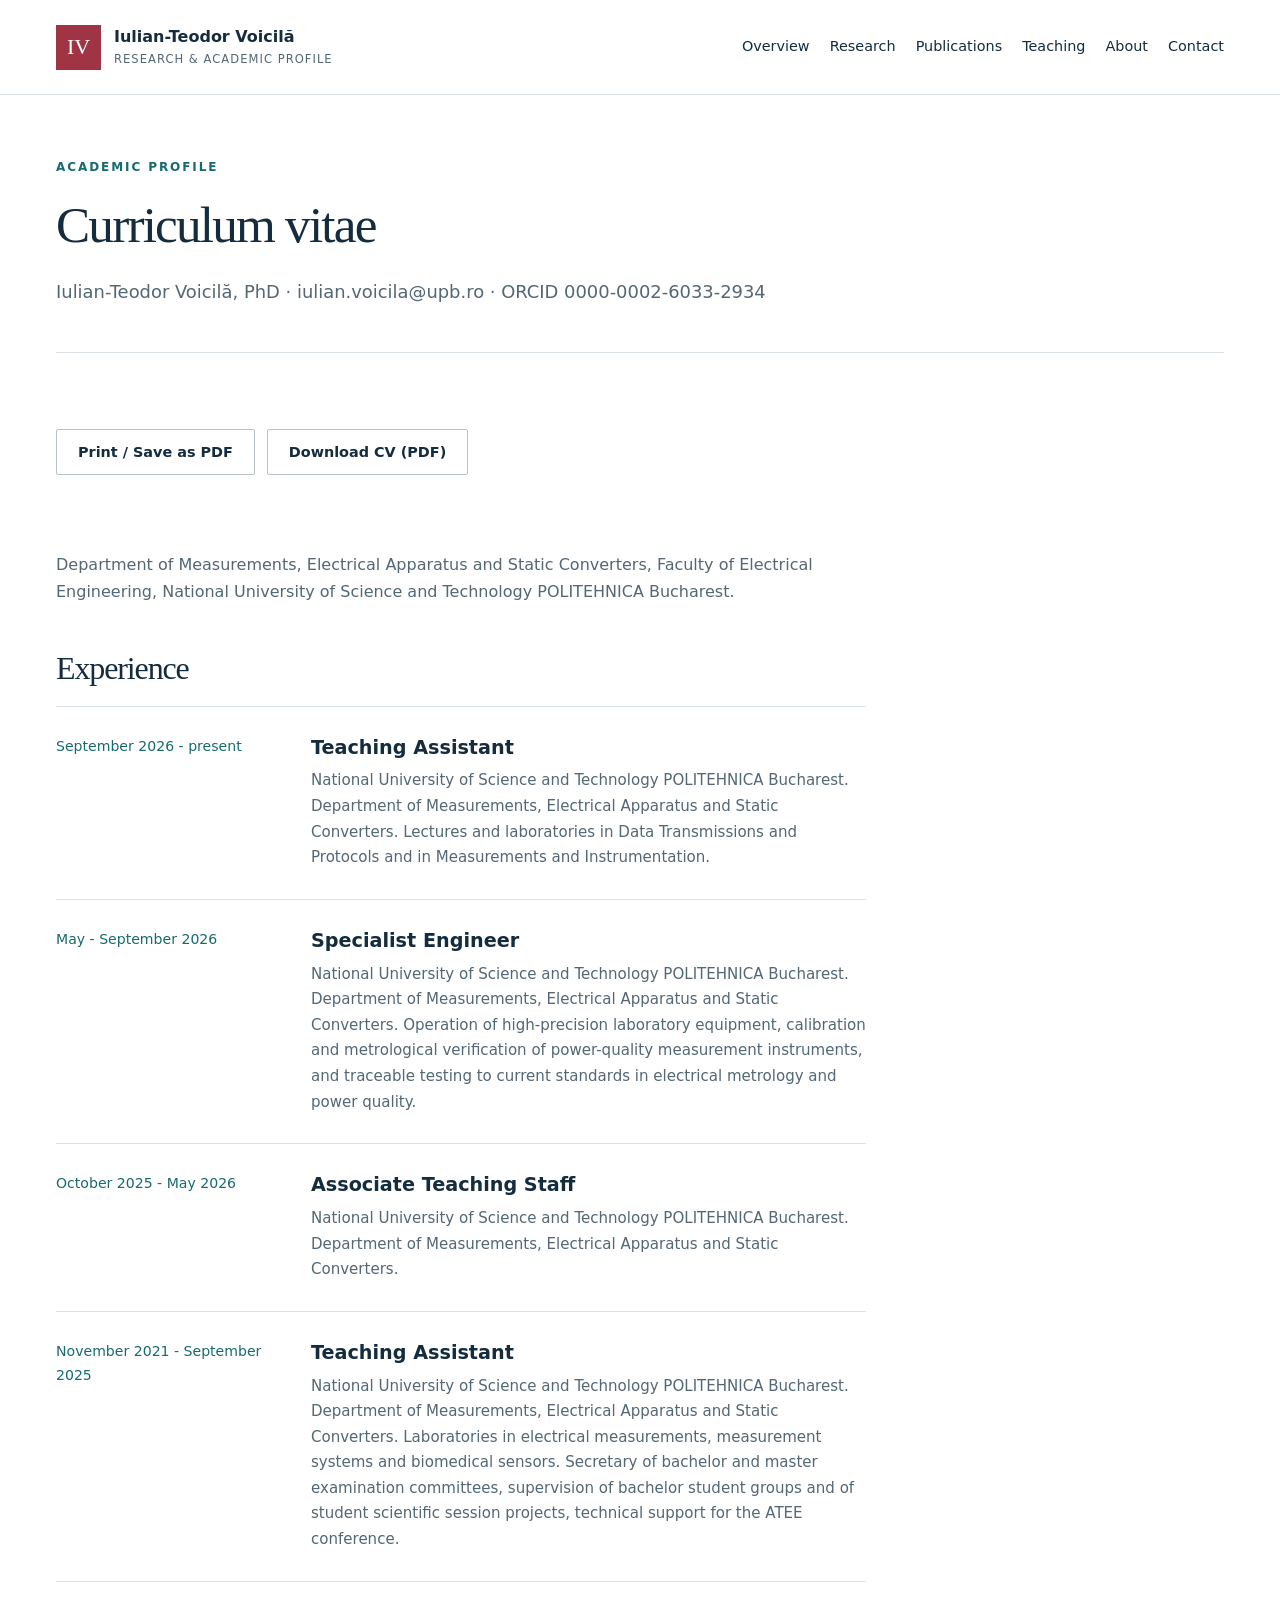
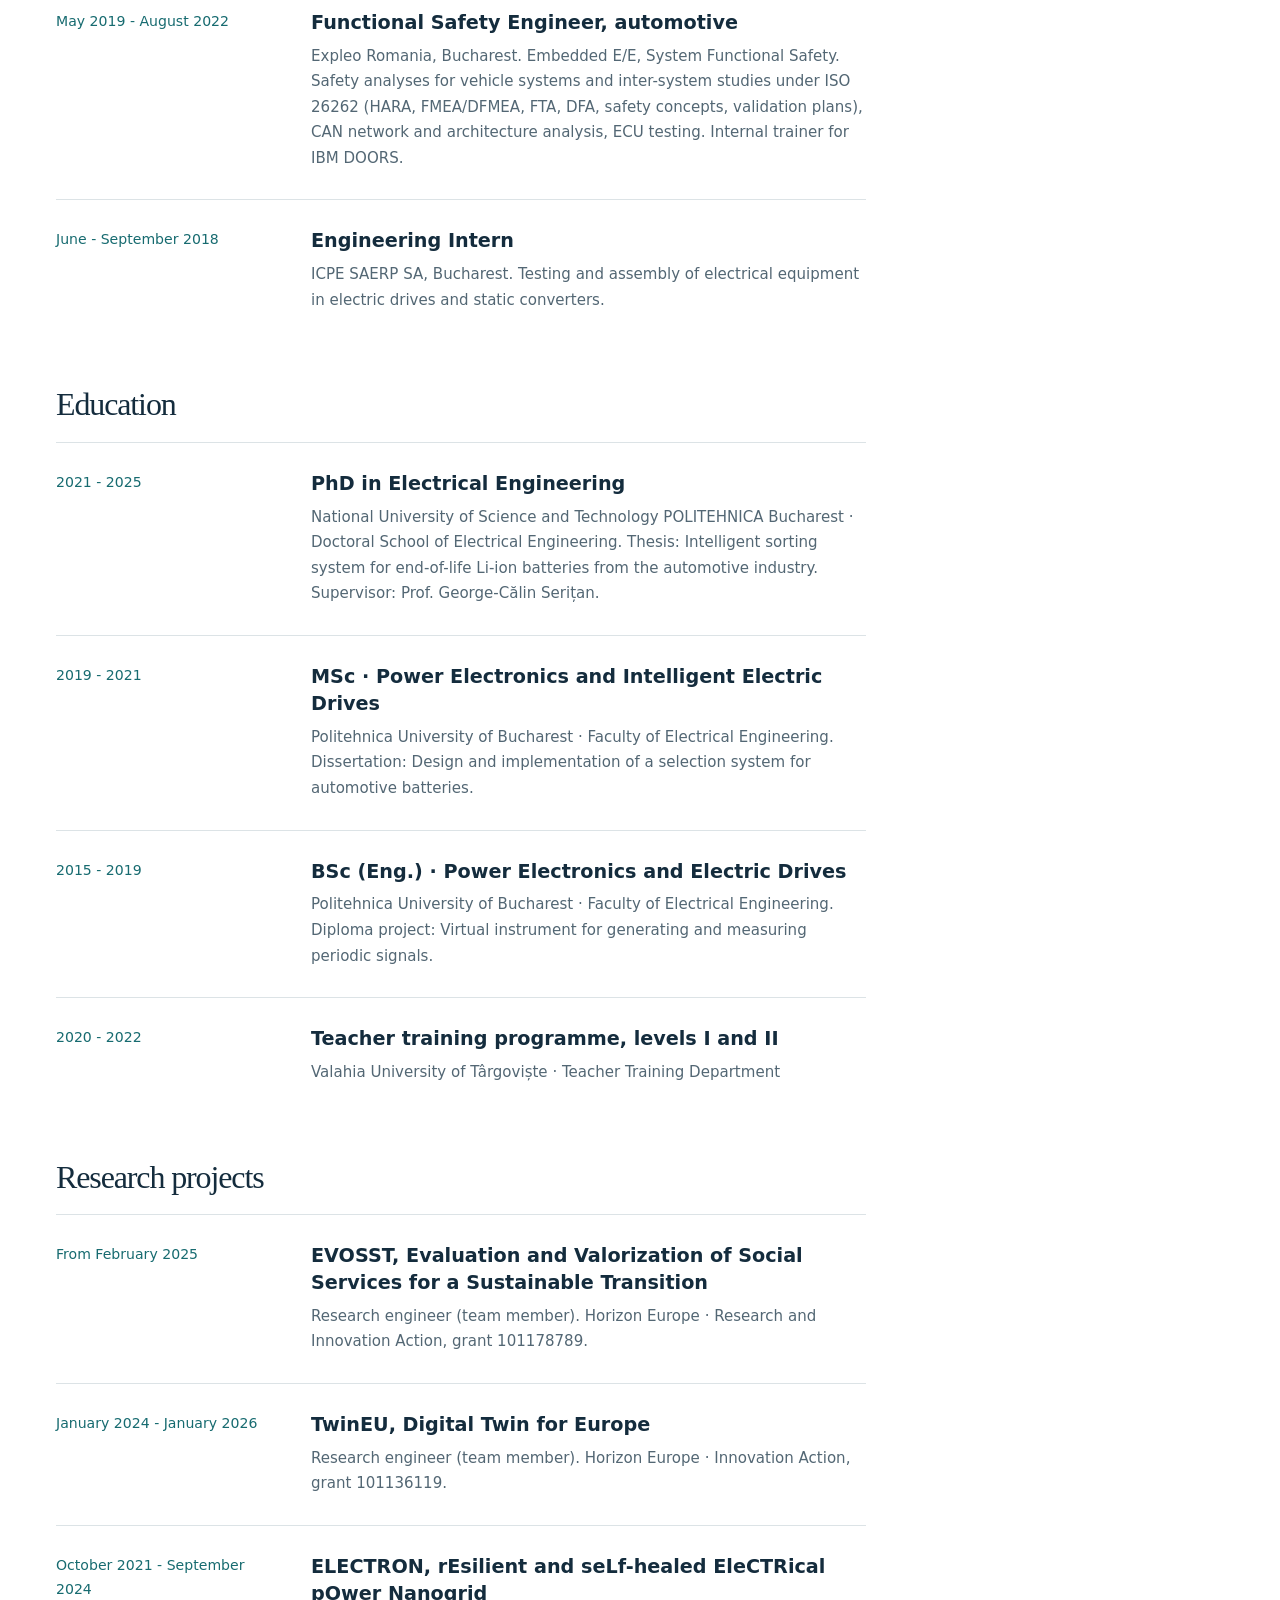
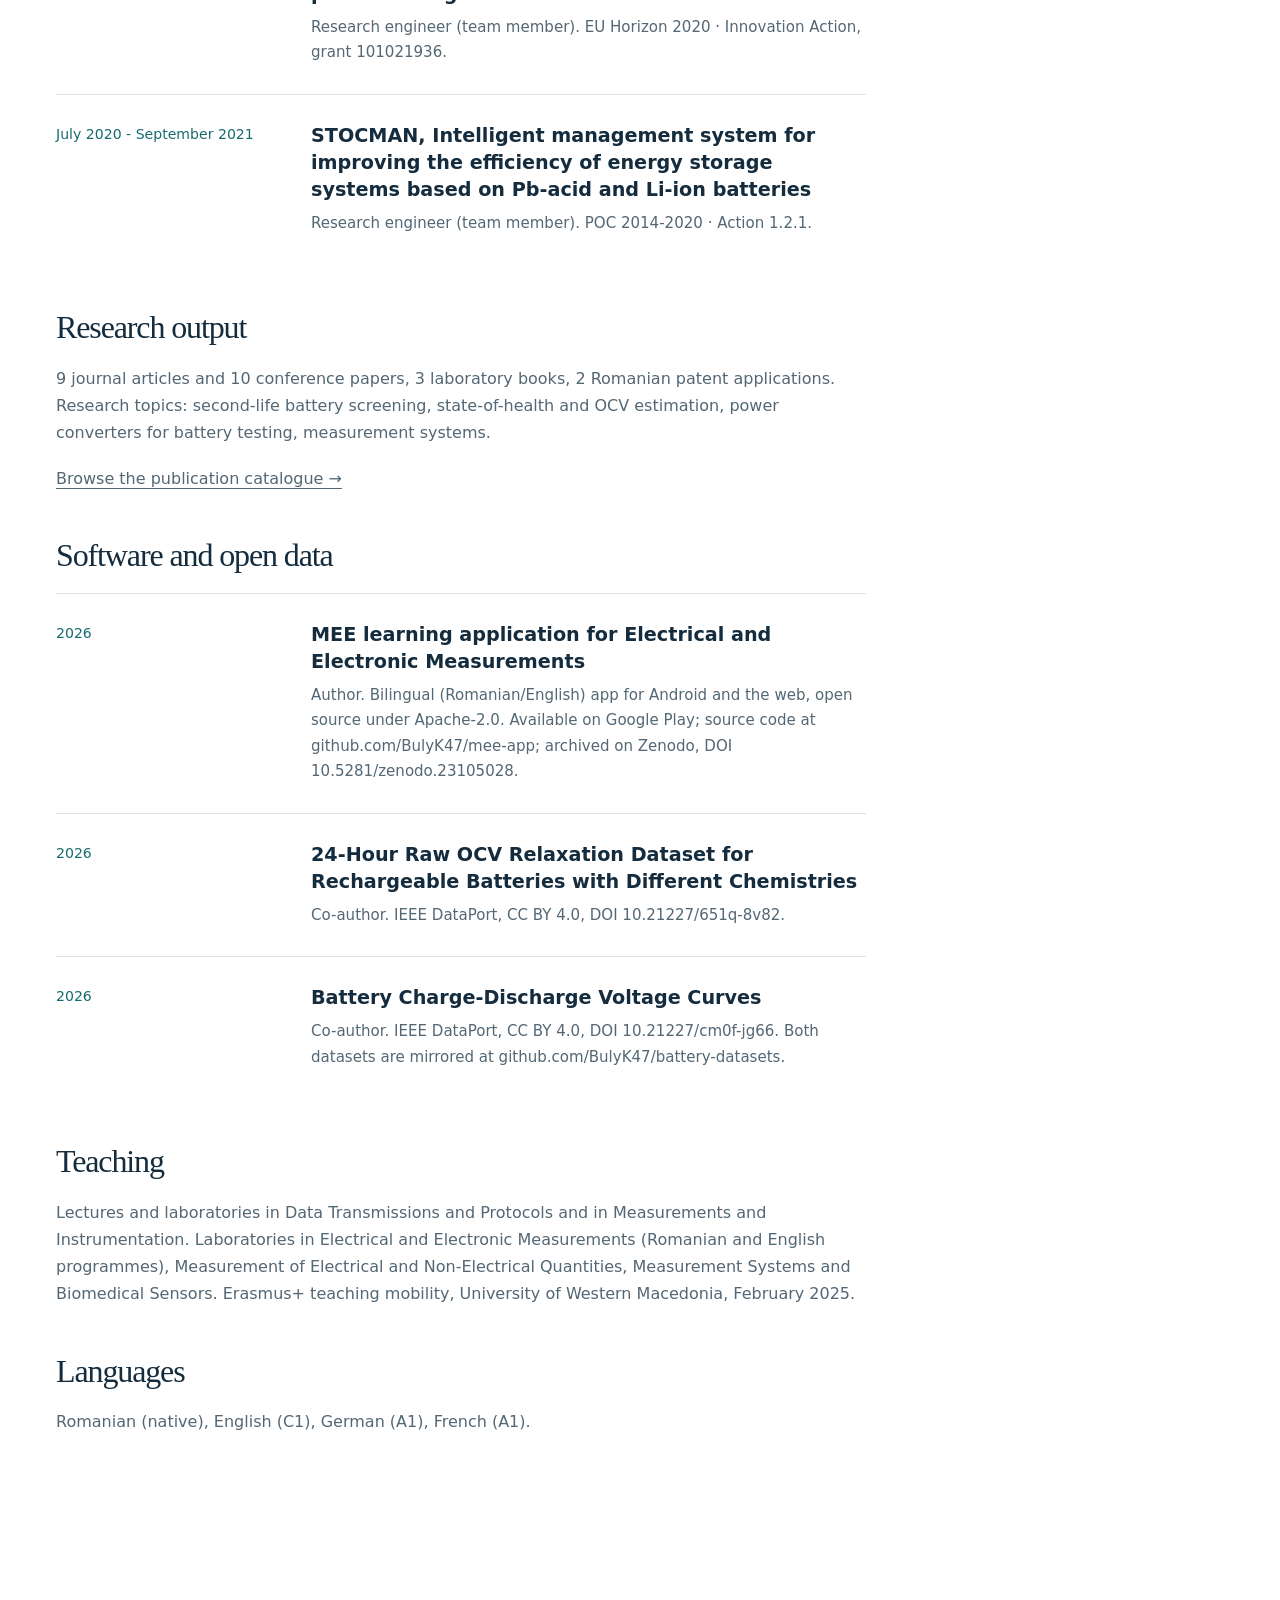
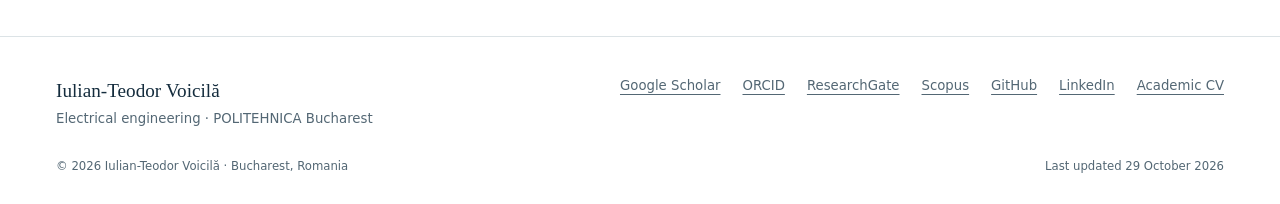
<file: cv.html>
<!doctype html>
<html lang="en-GB">
<head>
  <meta charset="utf-8">
  <meta name="viewport" content="width=device-width,initial-scale=1">
  <title>Curriculum vitae | Iulian-Teodor Voicilă</title>
  <meta name="description" content="Academic profile of Iulian-Teodor Voicilă, PhD: research on battery screening and electrical measurements, publications, teaching and open data. POLITEHNICA Bucharest.">
  <meta name="author" content="Iulian-Teodor Voicilă">
  <link rel="canonical" href="https://iulian-voicila.github.io/cv.html">
  <meta name="theme-color" content="#142f40">
  <link rel="icon" href="assets/favicon.svg" type="image/svg+xml">
  <link rel="stylesheet" href="styles.css">
  <script src="app.js" defer></script>
</head>
<body>
  <a class="skip" href="#main">Skip to content</a>
  <header class="header">
    <div class="wrap header-inner">
      <a class="brand" href="index.html"><span class="monogram">IV</span><span class="brand-name">Iulian-Teodor Voicilă<small>Research &amp; academic profile</small></span></a>
      <button class="menu-toggle" aria-controls="main-nav" aria-expanded="false">Menu</button>
      <nav class="nav" id="main-nav" aria-label="Main navigation">
        <a href="index.html">Overview</a>
        <a href="research.html">Research</a>
        <a href="publications.html">Publications</a>
        <a href="teaching.html">Teaching</a>
        <a href="about.html">About</a>
        <a href="contact.html">Contact</a>
      </nav>
    </div>
  </header>
  <main id="main">
    <div class="wrap page-intro">
      <p class="eyebrow">Academic profile</p>
      <h1>Curriculum vitae</h1>
      <p class="lead">Iulian-Teodor Voicilă, PhD · iulian.voicila@upb.ro · ORCID 0000-0002-6033-2934</p>
    </div>
    <section class="section wrap">
      <div class="buttons" style="margin-top:0"><button class="button secondary" data-print>Print / Save as PDF</button><a class="button secondary" href="assets/CV_Iulian-Teodor_Voicila.pdf" download>Download CV (PDF)</a></div>
      <div class="prose section">
        <p>Department of Measurements, Electrical Apparatus and Static Converters, Faculty of Electrical Engineering, National University of Science and Technology POLITEHNICA Bucharest.</p>
        <h2>Experience</h2>
        <article class="timeline-row"><div class="date">September 2026 - present</div><div><h3>Teaching Assistant</h3><p>National University of Science and Technology POLITEHNICA Bucharest. Department of Measurements, Electrical Apparatus and Static Converters. Lectures and laboratories in Data Transmissions and Protocols and in Measurements and Instrumentation.</p></div></article>
        <article class="timeline-row"><div class="date">May - September 2026</div><div><h3>Specialist Engineer</h3><p>National University of Science and Technology POLITEHNICA Bucharest. Department of Measurements, Electrical Apparatus and Static Converters. Operation of high-precision laboratory equipment, calibration and metrological verification of power-quality measurement instruments, and traceable testing to current standards in electrical metrology and power quality.</p></div></article>
        <article class="timeline-row"><div class="date">October 2025 - May 2026</div><div><h3>Associate Teaching Staff</h3><p>National University of Science and Technology POLITEHNICA Bucharest. Department of Measurements, Electrical Apparatus and Static Converters.</p></div></article>
        <article class="timeline-row"><div class="date">November 2021 - September 2025</div><div><h3>Teaching Assistant</h3><p>National University of Science and Technology POLITEHNICA Bucharest. Department of Measurements, Electrical Apparatus and Static Converters. Laboratories in electrical measurements, measurement systems and biomedical sensors. Secretary of bachelor and master examination committees, supervision of bachelor student groups and of student scientific session projects, technical support for the ATEE conference.</p></div></article>
        <article class="timeline-row"><div class="date">May 2019 - August 2022</div><div><h3>Functional Safety Engineer, automotive</h3><p>Expleo Romania, Bucharest. Embedded E/E, System Functional Safety. Safety analyses for vehicle systems and inter-system studies under ISO 26262 (HARA, FMEA/DFMEA, FTA, DFA, safety concepts, validation plans), CAN network and architecture analysis, ECU testing. Internal trainer for IBM DOORS.</p></div></article>
        <article class="timeline-row"><div class="date">June - September 2018</div><div><h3>Engineering Intern</h3><p>ICPE SAERP SA, Bucharest. Testing and assembly of electrical equipment in electric drives and static converters.</p></div></article>
        <h2>Education</h2>
        <article class="timeline-row"><div class="date">2021 - 2025</div><div><h3>PhD in Electrical Engineering</h3><p>National University of Science and Technology POLITEHNICA Bucharest · Doctoral School of Electrical Engineering. Thesis: Intelligent sorting system for end-of-life Li-ion batteries from the automotive industry. Supervisor: Prof. George-Călin Serițan.</p></div></article>
        <article class="timeline-row"><div class="date">2019 - 2021</div><div><h3>MSc · Power Electronics and Intelligent Electric Drives</h3><p>Politehnica University of Bucharest · Faculty of Electrical Engineering. Dissertation: Design and implementation of a selection system for automotive batteries.</p></div></article>
        <article class="timeline-row"><div class="date">2015 - 2019</div><div><h3>BSc (Eng.) · Power Electronics and Electric Drives</h3><p>Politehnica University of Bucharest · Faculty of Electrical Engineering. Diploma project: Virtual instrument for generating and measuring periodic signals.</p></div></article>
        <article class="timeline-row"><div class="date">2020 - 2022</div><div><h3>Teacher training programme, levels I and II</h3><p>Valahia University of Târgoviște · Teacher Training Department</p></div></article>
        <h2>Research projects</h2>
        <article class="timeline-row"><div class="date">From February 2025</div><div><h3>EVOSST, Evaluation and Valorization of Social Services for a Sustainable Transition</h3><p>Research engineer (team member). Horizon Europe · Research and Innovation Action, grant 101178789.</p></div></article>
        <article class="timeline-row"><div class="date">January 2024 - January 2026</div><div><h3>TwinEU, Digital Twin for Europe</h3><p>Research engineer (team member). Horizon Europe · Innovation Action, grant 101136119.</p></div></article>
        <article class="timeline-row"><div class="date">October 2021 - September 2024</div><div><h3>ELECTRON, rEsilient and seLf-healed EleCTRical pOwer Nanogrid</h3><p>Research engineer (team member). EU Horizon 2020 · Innovation Action, grant 101021936.</p></div></article>
        <article class="timeline-row"><div class="date">July 2020 - September 2021</div><div><h3>STOCMAN, Intelligent management system for improving the efficiency of energy storage systems based on Pb-acid and Li-ion batteries</h3><p>Research engineer (team member). POC 2014-2020 · Action 1.2.1.</p></div></article>
        <h2>Research output</h2>
        <p>9 journal articles and 10 conference papers, 3 laboratory books, 2 Romanian patent applications. Research topics: second-life battery screening, state-of-health and OCV estimation, power converters for battery testing, measurement systems.</p>
        <p><a href="publications.html">Browse the publication catalogue →</a></p>
        <h2>Software and open data</h2>
        <article class="timeline-row"><div class="date">2026</div><div><h3>MEE learning application for Electrical and Electronic Measurements</h3><p>Author. Bilingual (Romanian/English) app for Android and the web, open source under Apache-2.0. Available on Google Play; source code at github.com/BulyK47/mee-app; archived on Zenodo, DOI 10.5281/zenodo.23105028.</p></div></article>
        <article class="timeline-row"><div class="date">2026</div><div><h3>24-Hour Raw OCV Relaxation Dataset for Rechargeable Batteries with Different Chemistries</h3><p>Co-author. IEEE DataPort, CC BY 4.0, DOI 10.21227/651q-8v82.</p></div></article>
        <article class="timeline-row"><div class="date">2026</div><div><h3>Battery Charge-Discharge Voltage Curves</h3><p>Co-author. IEEE DataPort, CC BY 4.0, DOI 10.21227/cm0f-jg66. Both datasets are mirrored at github.com/BulyK47/battery-datasets.</p></div></article>
        <h2>Teaching</h2>
        <p>Lectures and laboratories in Data Transmissions and Protocols and in Measurements and Instrumentation. Laboratories in Electrical and Electronic Measurements (Romanian and English programmes), Measurement of Electrical and Non-Electrical Quantities, Measurement Systems and Biomedical Sensors. Erasmus+ teaching mobility, University of Western Macedonia, February 2025.</p>
        <h2>Languages</h2>
        <p>Romanian (native), English (C1), German (A1), French (A1).</p>
      </div>
    </section>
  </main>
  <footer class="footer">
    <div class="wrap">
      <div class="footer-top">
        <div><strong>Iulian-Teodor Voicilă</strong><br>Electrical engineering · POLITEHNICA Bucharest</div>
        <nav aria-label="Academic profiles">
          <a href="https://scholar.google.com/citations?user=yGQCFZMAAAAJ&amp;hl=en" target="_blank" rel="noopener noreferrer">Google Scholar</a>
          <a href="https://orcid.org/0000-0002-6033-2934" target="_blank" rel="noopener noreferrer">ORCID</a>
          <a href="https://www.researchgate.net/profile/Iulian-Teodor-Voicila" target="_blank" rel="noopener noreferrer">ResearchGate</a>
          <a href="https://www.scopus.com/authid/detail.uri?authorId=57221790044" target="_blank" rel="noopener noreferrer">Scopus</a>
          <a href="https://github.com/BulyK47" target="_blank" rel="noopener noreferrer">GitHub</a>
          <a href="https://www.linkedin.com/in/iulian-teodor-voicil%C4%83-3927b1192/" target="_blank" rel="noopener noreferrer">LinkedIn</a>
          <a href="cv.html">Academic CV</a>
        </nav>
      </div>
      <div class="footer-bottom"><span>© 2026 Iulian-Teodor Voicilă · Bucharest, Romania</span><span>Last updated 29 October 2026</span></div>
    </div>
  </footer>
</body>
</html>
</file>
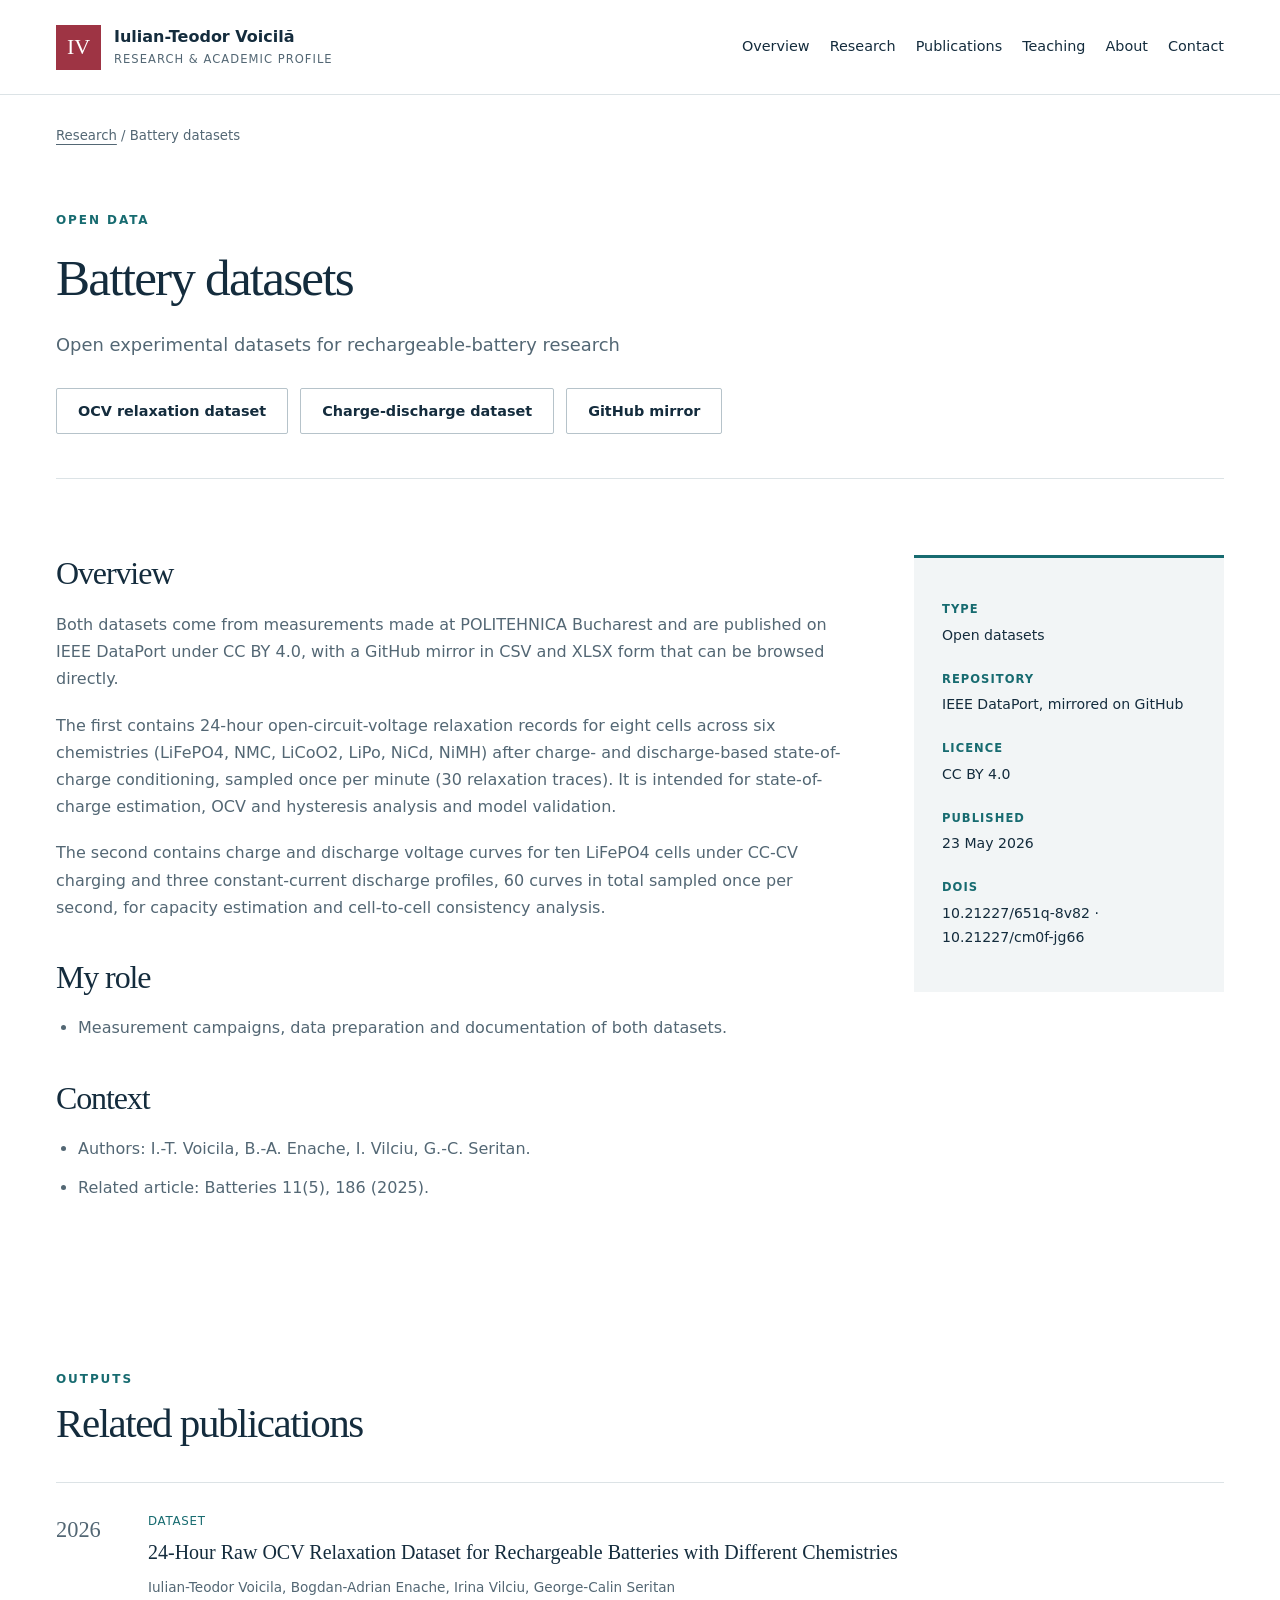
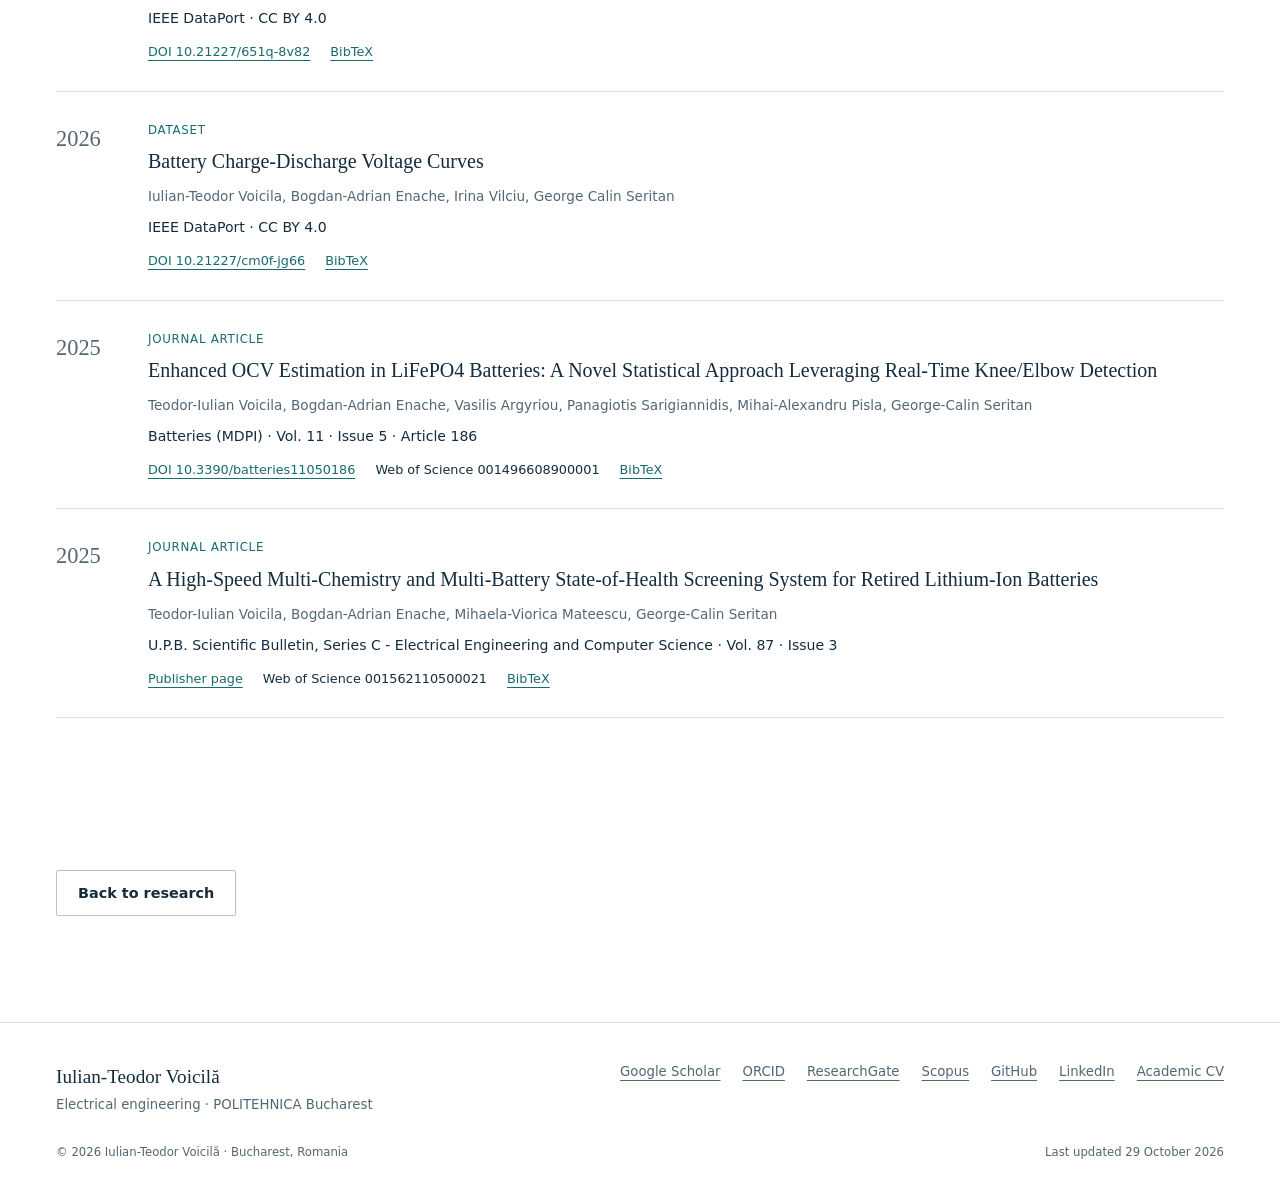
<file: project-battery-datasets.html>
<!doctype html>
<html lang="en-GB">
<head>
  <meta charset="utf-8">
  <meta name="viewport" content="width=device-width,initial-scale=1">
  <title>Battery datasets | Iulian-Teodor Voicilă</title>
  <meta name="description" content="Battery datasets: Two open experimental datasets: 24-hour OCV relaxation over six chemistries and LiFePO4 charge-discharge curves.">
  <meta name="author" content="Iulian-Teodor Voicilă">
  <link rel="canonical" href="https://iulian-voicila.github.io/project-battery-datasets.html">
  <meta name="theme-color" content="#142f40">
  <link rel="icon" href="assets/favicon.svg" type="image/svg+xml">
  <link rel="stylesheet" href="styles.css">
  <script src="app.js" defer></script>
</head>
<body>
  <a class="skip" href="#main">Skip to content</a>
  <header class="header">
    <div class="wrap header-inner">
      <a class="brand" href="index.html"><span class="monogram">IV</span><span class="brand-name">Iulian-Teodor Voicilă<small>Research &amp; academic profile</small></span></a>
      <button class="menu-toggle" aria-controls="main-nav" aria-expanded="false">Menu</button>
      <nav class="nav" id="main-nav" aria-label="Main navigation">
        <a href="index.html">Overview</a>
        <a href="research.html">Research</a>
        <a href="publications.html">Publications</a>
        <a href="teaching.html">Teaching</a>
        <a href="about.html">About</a>
        <a href="contact.html">Contact</a>
      </nav>
    </div>
  </header>
  <main id="main">
    <div class="wrap breadcrumb"><a href="research.html#open-work">Research</a> / Battery datasets</div>
    <div class="wrap page-intro">
      <p class="eyebrow">Open data</p>
      <h1>Battery datasets</h1>
      <p class="lead">Open experimental datasets for rechargeable-battery research</p>
      <div class="buttons"><a href="https://doi.org/10.21227/651q-8v82" class="button secondary" target="_blank" rel="noopener noreferrer">OCV relaxation dataset</a><a href="https://doi.org/10.21227/cm0f-jg66" class="button secondary" target="_blank" rel="noopener noreferrer">Charge-discharge dataset</a><a href="https://github.com/BulyK47/battery-datasets" class="button secondary" target="_blank" rel="noopener noreferrer">GitHub mirror</a></div>
    </div>
    <section class="wrap section project-detail">
      <div class="prose">
        <h2>Overview</h2>
          <p>Both datasets come from measurements made at POLITEHNICA Bucharest and are published on IEEE DataPort under CC BY 4.0, with a GitHub mirror in CSV and XLSX form that can be browsed directly.</p>
          <p>The first contains 24-hour open-circuit-voltage relaxation records for eight cells across six chemistries (LiFePO4, NMC, LiCoO2, LiPo, NiCd, NiMH) after charge- and discharge-based state-of-charge conditioning, sampled once per minute (30 relaxation traces). It is intended for state-of-charge estimation, OCV and hysteresis analysis and model validation.</p>
          <p>The second contains charge and discharge voltage curves for ten LiFePO4 cells under CC-CV charging and three constant-current discharge profiles, 60 curves in total sampled once per second, for capacity estimation and cell-to-cell consistency analysis.</p>
        <h2>My role</h2>
        <ul>
            <li>Measurement campaigns, data preparation and documentation of both datasets.</li>
        </ul>
        <h2>Context</h2>
        <ul>
            <li>Authors: I.-T. Voicila, B.-A. Enache, I. Vilciu, G.-C. Seritan.</li>
            <li>Related article: Batteries 11(5), 186 (2025).</li>
        </ul>
      </div>
      <aside class="fact-panel" aria-label="Project facts">
        <dl>
            <dt>Type</dt><dd>Open datasets</dd>
            <dt>Repository</dt><dd>IEEE DataPort, mirrored on GitHub</dd>
            <dt>Licence</dt><dd>CC BY 4.0</dd>
            <dt>Published</dt><dd>23 May 2026</dd>
            <dt>DOIs</dt><dd>10.21227/651q-8v82 · 10.21227/cm0f-jg66</dd>
        </dl>
      </aside>
    </section>
    <section class="wrap section">
      <div class="section-head"><div><p class="eyebrow">Outputs</p><h2>Related publications</h2></div></div>
      <div class="pub-list">
          <article class="pub-row" id="data-ocv-2026" data-search="24-Hour Raw OCV Relaxation Dataset for Rechargeable Batteries with Different Chemistries  Iulian-Teodor Voicila, Bogdan-Adrian Enache, Irina Vilciu, George-Calin Seritan IEEE DataPort · CC BY 4.0 10.21227/651q-8v82 " data-year="2026" data-type="Dataset" data-topic="Batteries &amp; second life">
            <div class="pub-year">2026</div>
            <div>
              <div class="pub-meta">Dataset</div>
              <h3><a href="https://doi.org/10.21227/651q-8v82" target="_blank" rel="noopener noreferrer">24-Hour Raw OCV Relaxation Dataset for Rechargeable Batteries with Different Chemistries</a></h3>
              <p class="pub-authors">Iulian-Teodor Voicila, Bogdan-Adrian Enache, Irina Vilciu, George-Calin Seritan</p>
              <p class="pub-venue">IEEE DataPort · CC BY 4.0</p>
              <div class="pub-actions"><a href="https://doi.org/10.21227/651q-8v82" target="_blank" rel="noopener noreferrer">DOI 10.21227/651q-8v82</a> <a href="publications.bib">BibTeX</a></div>
            </div>
          </article>
          <article class="pub-row" id="data-cdc-2026" data-search="Battery Charge-Discharge Voltage Curves  Iulian-Teodor Voicila, Bogdan-Adrian Enache, Irina Vilciu, George Calin Seritan IEEE DataPort · CC BY 4.0 10.21227/cm0f-jg66 " data-year="2026" data-type="Dataset" data-topic="Batteries &amp; second life">
            <div class="pub-year">2026</div>
            <div>
              <div class="pub-meta">Dataset</div>
              <h3><a href="https://doi.org/10.21227/cm0f-jg66" target="_blank" rel="noopener noreferrer">Battery Charge-Discharge Voltage Curves</a></h3>
              <p class="pub-authors">Iulian-Teodor Voicila, Bogdan-Adrian Enache, Irina Vilciu, George Calin Seritan</p>
              <p class="pub-venue">IEEE DataPort · CC BY 4.0</p>
              <div class="pub-actions"><a href="https://doi.org/10.21227/cm0f-jg66" target="_blank" rel="noopener noreferrer">DOI 10.21227/cm0f-jg66</a> <a href="publications.bib">BibTeX</a></div>
            </div>
          </article>
          <article class="pub-row" id="batteries-2025" data-search="Enhanced OCV Estimation in LiFePO4 Batteries: A Novel Statistical Approach Leveraging Real-Time Knee/Elbow Detection  Teodor-Iulian Voicila, Bogdan-Adrian Enache, Vasilis Argyriou, Panagiotis Sarigiannidis, Mihai-Alexandru Pisla, George-Calin Seritan Batteries (MDPI) · Vol. 11 · Issue 5 · Article 186 10.3390/batteries11050186 WOS:001496608900001" data-year="2025" data-type="Journal article" data-topic="Batteries &amp; second life">
            <div class="pub-year">2025</div>
            <div>
              <div class="pub-meta">Journal article</div>
              <h3><a href="https://doi.org/10.3390/batteries11050186" target="_blank" rel="noopener noreferrer">Enhanced OCV Estimation in LiFePO4 Batteries: A Novel Statistical Approach Leveraging Real-Time Knee/Elbow Detection</a></h3>
              <p class="pub-authors">Teodor-Iulian Voicila, Bogdan-Adrian Enache, Vasilis Argyriou, Panagiotis Sarigiannidis, Mihai-Alexandru Pisla, George-Calin Seritan</p>
              <p class="pub-venue">Batteries (MDPI) · Vol. 11 · Issue 5 · Article 186</p>
              <div class="pub-actions"><a href="https://doi.org/10.3390/batteries11050186" target="_blank" rel="noopener noreferrer">DOI 10.3390/batteries11050186</a> <span>Web of Science 001496608900001</span> <a href="publications.bib">BibTeX</a></div>
            </div>
          </article>
          <article class="pub-row" id="upb-2025" data-search="A High-Speed Multi-Chemistry and Multi-Battery State-of-Health Screening System for Retired Lithium-Ion Batteries  Teodor-Iulian Voicila, Bogdan-Adrian Enache, Mihaela-Viorica Mateescu, George-Calin Seritan U.P.B. Scientific Bulletin, Series C - Electrical Engineering and Computer Science · Vol. 87 · Issue 3  WOS:001562110500021" data-year="2025" data-type="Journal article" data-topic="Batteries &amp; second life|Power electronics">
            <div class="pub-year">2025</div>
            <div>
              <div class="pub-meta">Journal article</div>
              <h3><a href="https://www.scientificbulletin.upb.ro/static/pdfs/full824_540621.pdf" target="_blank" rel="noopener noreferrer">A High-Speed Multi-Chemistry and Multi-Battery State-of-Health Screening System for Retired Lithium-Ion Batteries</a></h3>
              <p class="pub-authors">Teodor-Iulian Voicila, Bogdan-Adrian Enache, Mihaela-Viorica Mateescu, George-Calin Seritan</p>
              <p class="pub-venue">U.P.B. Scientific Bulletin, Series C - Electrical Engineering and Computer Science · Vol. 87 · Issue 3</p>
              <div class="pub-actions"><a href="https://www.scientificbulletin.upb.ro/static/pdfs/full824_540621.pdf" target="_blank" rel="noopener noreferrer">Publisher page</a> <span>Web of Science 001562110500021</span> <a href="publications.bib">BibTeX</a></div>
            </div>
          </article>
      </div>
    </section>
    <div class="wrap section"><a href="research.html#open-work" class="button secondary">Back to research</a></div>
  </main>
  <footer class="footer">
    <div class="wrap">
      <div class="footer-top">
        <div><strong>Iulian-Teodor Voicilă</strong><br>Electrical engineering · POLITEHNICA Bucharest</div>
        <nav aria-label="Academic profiles">
          <a href="https://scholar.google.com/citations?user=yGQCFZMAAAAJ&amp;hl=en" target="_blank" rel="noopener noreferrer">Google Scholar</a>
          <a href="https://orcid.org/0000-0002-6033-2934" target="_blank" rel="noopener noreferrer">ORCID</a>
          <a href="https://www.researchgate.net/profile/Iulian-Teodor-Voicila" target="_blank" rel="noopener noreferrer">ResearchGate</a>
          <a href="https://www.scopus.com/authid/detail.uri?authorId=57221790044" target="_blank" rel="noopener noreferrer">Scopus</a>
          <a href="https://github.com/BulyK47" target="_blank" rel="noopener noreferrer">GitHub</a>
          <a href="https://www.linkedin.com/in/iulian-teodor-voicil%C4%83-3927b1192/" target="_blank" rel="noopener noreferrer">LinkedIn</a>
          <a href="cv.html">Academic CV</a>
        </nav>
      </div>
      <div class="footer-bottom"><span>© 2026 Iulian-Teodor Voicilă · Bucharest, Romania</span><span>Last updated 29 October 2026</span></div>
    </div>
  </footer>
</body>
</html>
</file>
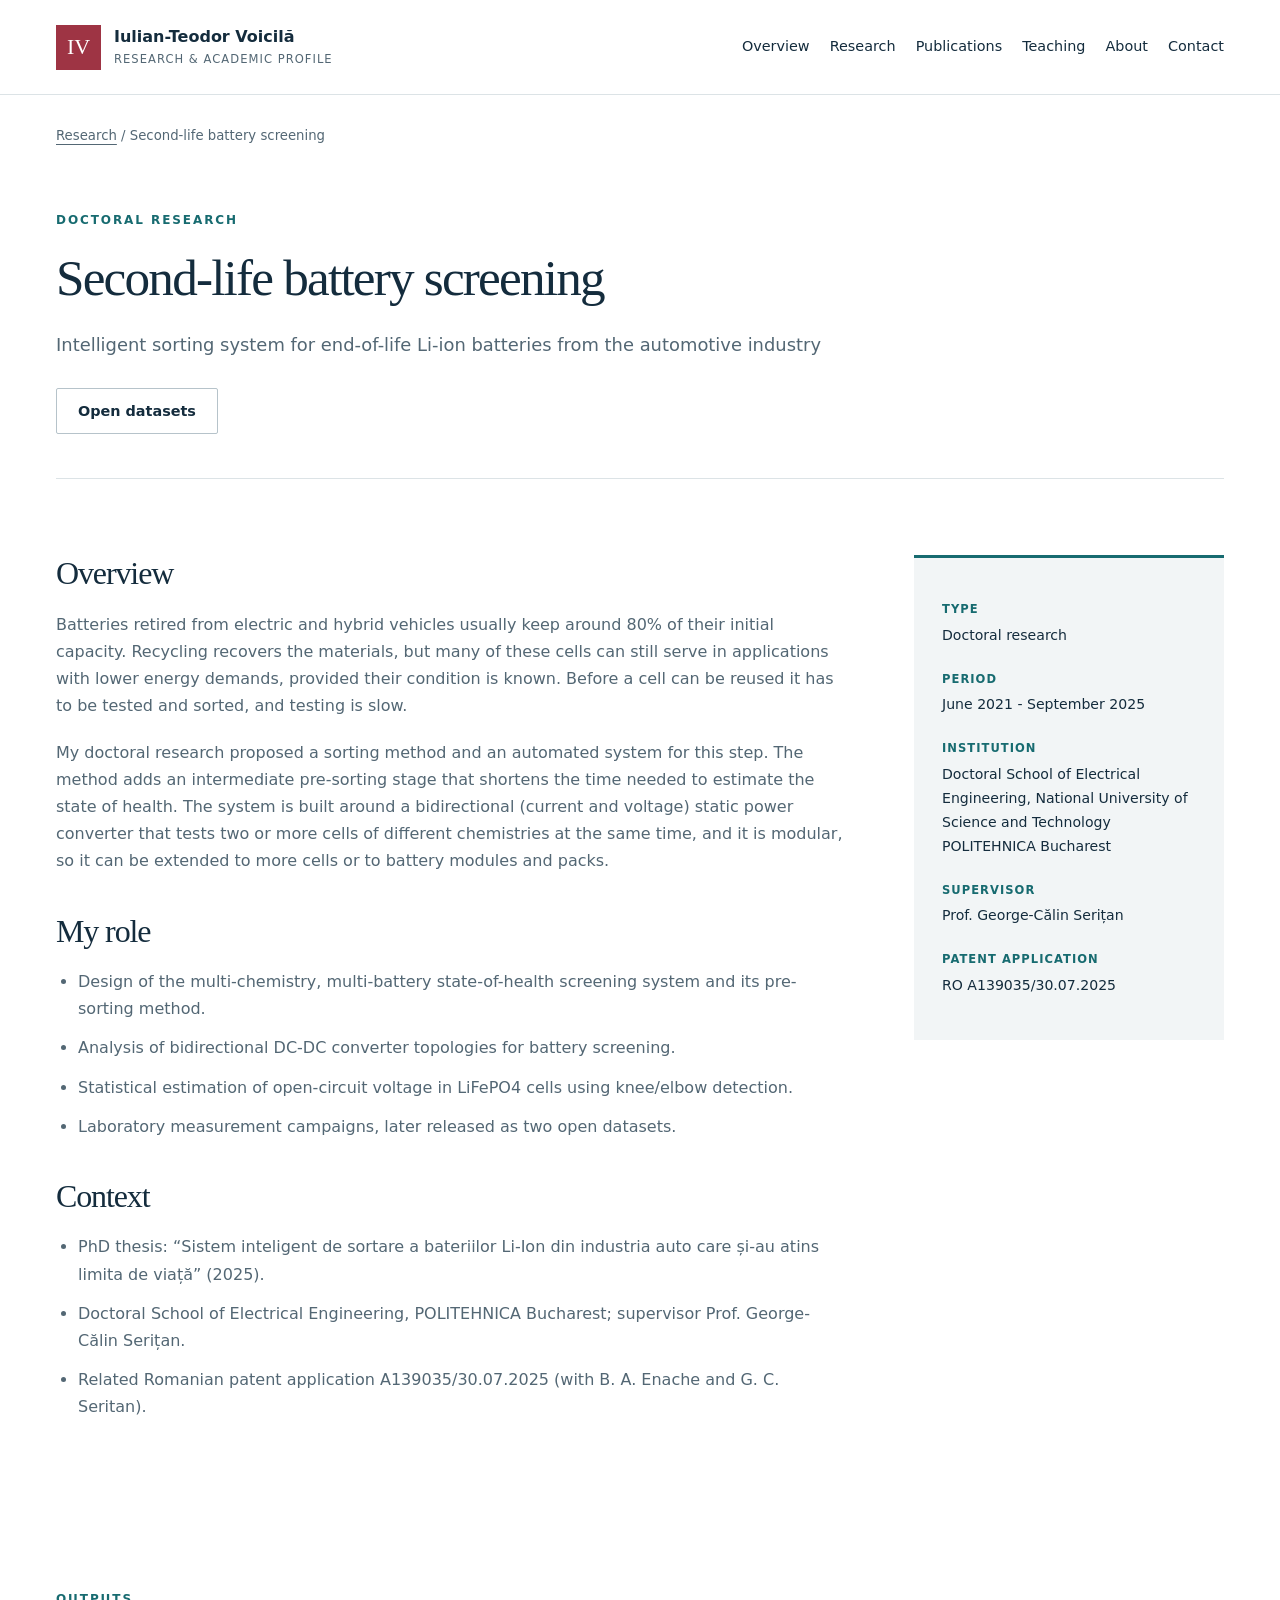
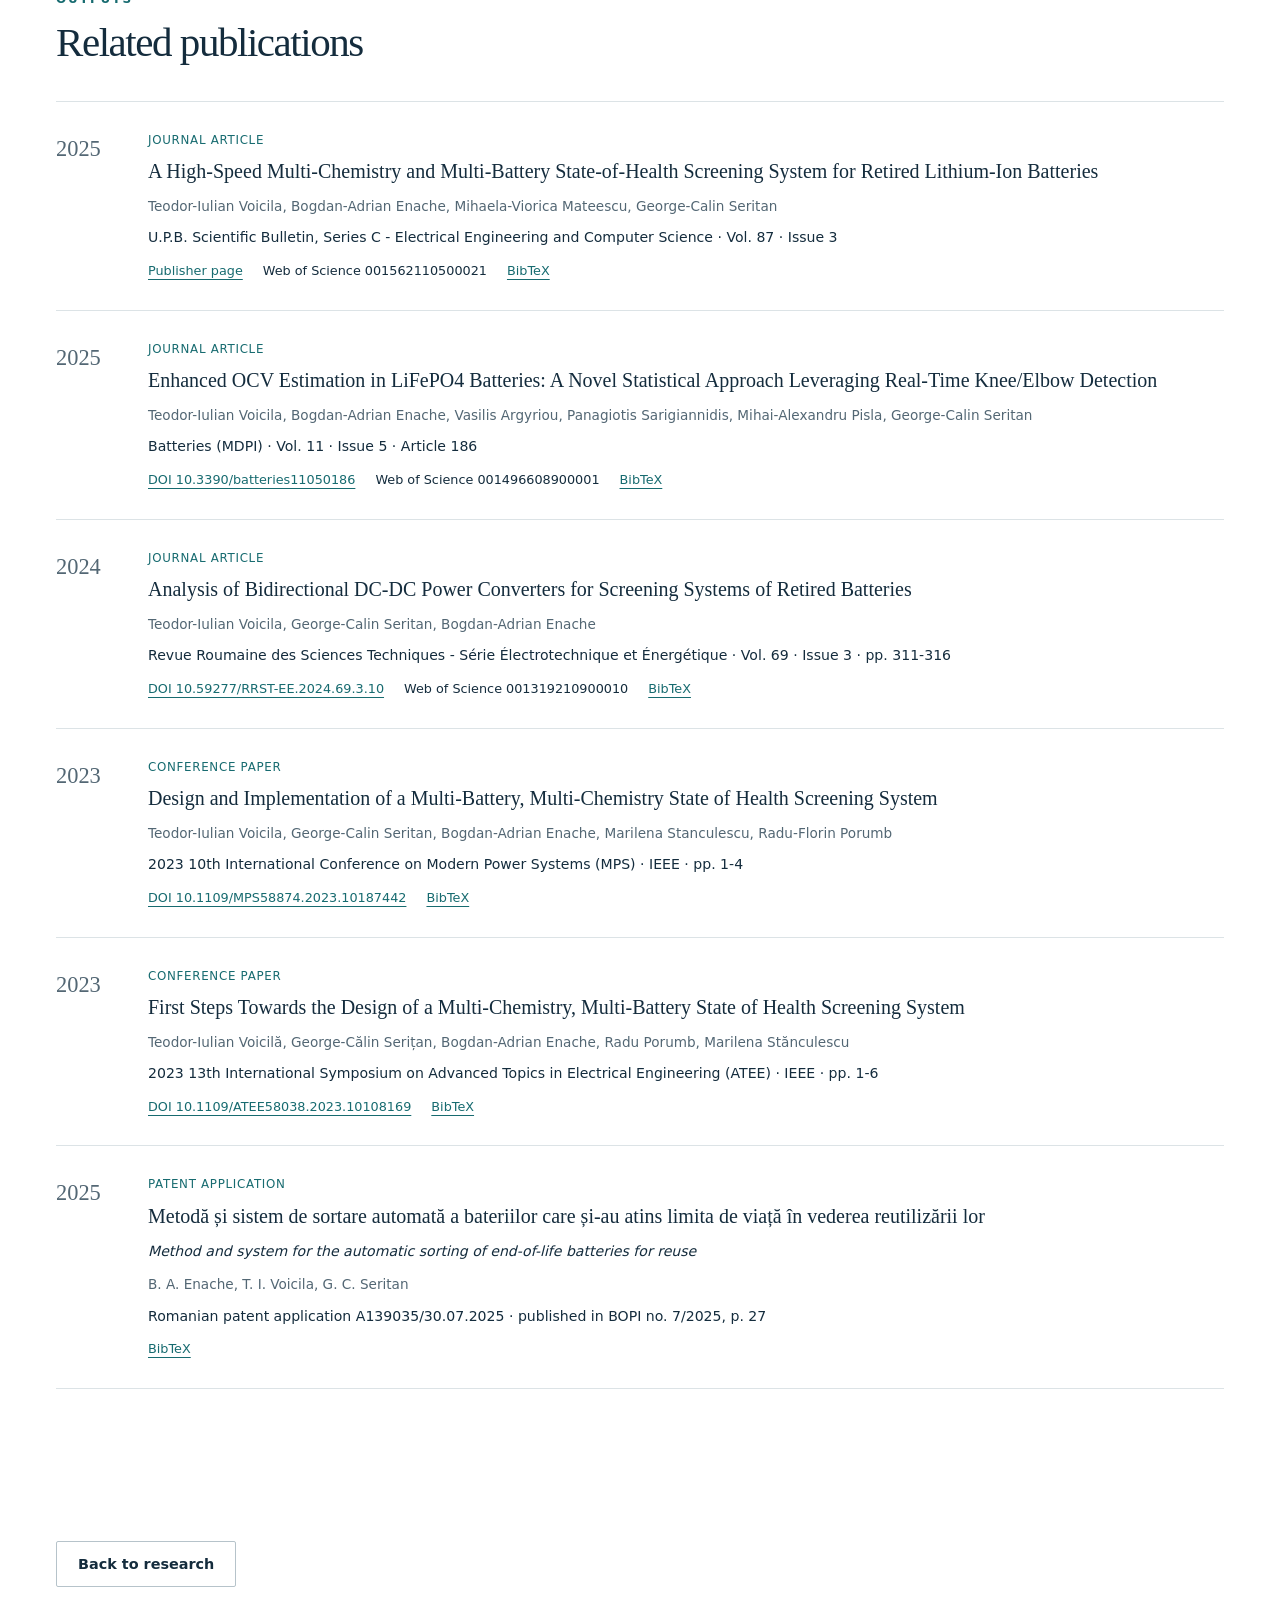
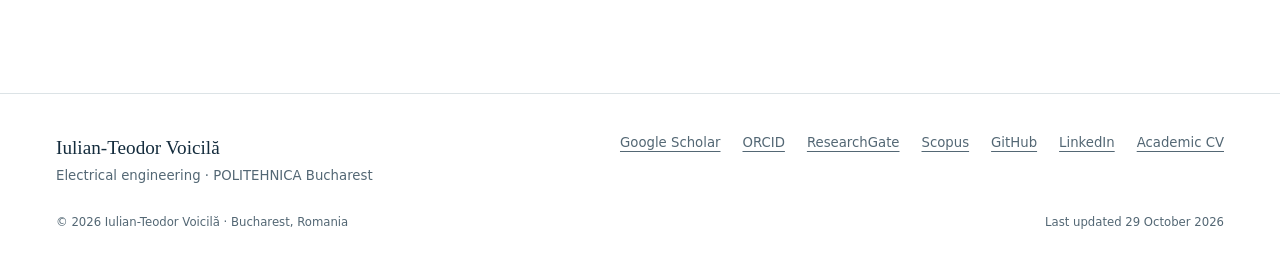
<file: project-battery-screening.html>
<!doctype html>
<html lang="en-GB">
<head>
  <meta charset="utf-8">
  <meta name="viewport" content="width=device-width,initial-scale=1">
  <title>Second-life battery screening | Iulian-Teodor Voicilă</title>
  <meta name="description" content="Second-life battery screening: A method and an automated system for sorting retired lithium-ion batteries from electric vehicles by state of health.">
  <meta name="author" content="Iulian-Teodor Voicilă">
  <link rel="canonical" href="https://iulian-voicila.github.io/project-battery-screening.html">
  <meta name="theme-color" content="#142f40">
  <link rel="icon" href="assets/favicon.svg" type="image/svg+xml">
  <link rel="stylesheet" href="styles.css">
  <script src="app.js" defer></script>
</head>
<body>
  <a class="skip" href="#main">Skip to content</a>
  <header class="header">
    <div class="wrap header-inner">
      <a class="brand" href="index.html"><span class="monogram">IV</span><span class="brand-name">Iulian-Teodor Voicilă<small>Research &amp; academic profile</small></span></a>
      <button class="menu-toggle" aria-controls="main-nav" aria-expanded="false">Menu</button>
      <nav class="nav" id="main-nav" aria-label="Main navigation">
        <a href="index.html">Overview</a>
        <a href="research.html">Research</a>
        <a href="publications.html">Publications</a>
        <a href="teaching.html">Teaching</a>
        <a href="about.html">About</a>
        <a href="contact.html">Contact</a>
      </nav>
    </div>
  </header>
  <main id="main">
    <div class="wrap breadcrumb"><a href="research.html#projects">Research</a> / Second-life battery screening</div>
    <div class="wrap page-intro">
      <p class="eyebrow">Doctoral research</p>
      <h1>Second-life battery screening</h1>
      <p class="lead">Intelligent sorting system for end-of-life Li-ion batteries from the automotive industry</p>
      <div class="buttons"><a href="project-battery-datasets.html" class="button secondary">Open datasets</a></div>
    </div>
    <section class="wrap section project-detail">
      <div class="prose">
        <h2>Overview</h2>
          <p>Batteries retired from electric and hybrid vehicles usually keep around 80% of their initial capacity. Recycling recovers the materials, but many of these cells can still serve in applications with lower energy demands, provided their condition is known. Before a cell can be reused it has to be tested and sorted, and testing is slow.</p>
          <p>My doctoral research proposed a sorting method and an automated system for this step. The method adds an intermediate pre-sorting stage that shortens the time needed to estimate the state of health. The system is built around a bidirectional (current and voltage) static power converter that tests two or more cells of different chemistries at the same time, and it is modular, so it can be extended to more cells or to battery modules and packs.</p>
        <h2>My role</h2>
        <ul>
            <li>Design of the multi-chemistry, multi-battery state-of-health screening system and its pre-sorting method.</li>
            <li>Analysis of bidirectional DC-DC converter topologies for battery screening.</li>
            <li>Statistical estimation of open-circuit voltage in LiFePO4 cells using knee/elbow detection.</li>
            <li>Laboratory measurement campaigns, later released as two open datasets.</li>
        </ul>
        <h2>Context</h2>
        <ul>
            <li>PhD thesis: “Sistem inteligent de sortare a bateriilor Li-Ion din industria auto care și-au atins limita de viață” (2025).</li>
            <li>Doctoral School of Electrical Engineering, POLITEHNICA Bucharest; supervisor Prof. George-Călin Serițan.</li>
            <li>Related Romanian patent application A139035/30.07.2025 (with B. A. Enache and G. C. Seritan).</li>
        </ul>
      </div>
      <aside class="fact-panel" aria-label="Project facts">
        <dl>
            <dt>Type</dt><dd>Doctoral research</dd>
            <dt>Period</dt><dd>June 2021 - September 2025</dd>
            <dt>Institution</dt><dd>Doctoral School of Electrical Engineering, National University of Science and Technology POLITEHNICA Bucharest</dd>
            <dt>Supervisor</dt><dd>Prof. George-Călin Serițan</dd>
            <dt>Patent application</dt><dd>RO A139035/30.07.2025</dd>
        </dl>
      </aside>
    </section>
    <section class="wrap section">
      <div class="section-head"><div><p class="eyebrow">Outputs</p><h2>Related publications</h2></div></div>
      <div class="pub-list">
          <article class="pub-row" id="upb-2025" data-search="A High-Speed Multi-Chemistry and Multi-Battery State-of-Health Screening System for Retired Lithium-Ion Batteries  Teodor-Iulian Voicila, Bogdan-Adrian Enache, Mihaela-Viorica Mateescu, George-Calin Seritan U.P.B. Scientific Bulletin, Series C - Electrical Engineering and Computer Science · Vol. 87 · Issue 3  WOS:001562110500021" data-year="2025" data-type="Journal article" data-topic="Batteries &amp; second life|Power electronics">
            <div class="pub-year">2025</div>
            <div>
              <div class="pub-meta">Journal article</div>
              <h3><a href="https://www.scientificbulletin.upb.ro/static/pdfs/full824_540621.pdf" target="_blank" rel="noopener noreferrer">A High-Speed Multi-Chemistry and Multi-Battery State-of-Health Screening System for Retired Lithium-Ion Batteries</a></h3>
              <p class="pub-authors">Teodor-Iulian Voicila, Bogdan-Adrian Enache, Mihaela-Viorica Mateescu, George-Calin Seritan</p>
              <p class="pub-venue">U.P.B. Scientific Bulletin, Series C - Electrical Engineering and Computer Science · Vol. 87 · Issue 3</p>
              <div class="pub-actions"><a href="https://www.scientificbulletin.upb.ro/static/pdfs/full824_540621.pdf" target="_blank" rel="noopener noreferrer">Publisher page</a> <span>Web of Science 001562110500021</span> <a href="publications.bib">BibTeX</a></div>
            </div>
          </article>
          <article class="pub-row" id="batteries-2025" data-search="Enhanced OCV Estimation in LiFePO4 Batteries: A Novel Statistical Approach Leveraging Real-Time Knee/Elbow Detection  Teodor-Iulian Voicila, Bogdan-Adrian Enache, Vasilis Argyriou, Panagiotis Sarigiannidis, Mihai-Alexandru Pisla, George-Calin Seritan Batteries (MDPI) · Vol. 11 · Issue 5 · Article 186 10.3390/batteries11050186 WOS:001496608900001" data-year="2025" data-type="Journal article" data-topic="Batteries &amp; second life">
            <div class="pub-year">2025</div>
            <div>
              <div class="pub-meta">Journal article</div>
              <h3><a href="https://doi.org/10.3390/batteries11050186" target="_blank" rel="noopener noreferrer">Enhanced OCV Estimation in LiFePO4 Batteries: A Novel Statistical Approach Leveraging Real-Time Knee/Elbow Detection</a></h3>
              <p class="pub-authors">Teodor-Iulian Voicila, Bogdan-Adrian Enache, Vasilis Argyriou, Panagiotis Sarigiannidis, Mihai-Alexandru Pisla, George-Calin Seritan</p>
              <p class="pub-venue">Batteries (MDPI) · Vol. 11 · Issue 5 · Article 186</p>
              <div class="pub-actions"><a href="https://doi.org/10.3390/batteries11050186" target="_blank" rel="noopener noreferrer">DOI 10.3390/batteries11050186</a> <span>Web of Science 001496608900001</span> <a href="publications.bib">BibTeX</a></div>
            </div>
          </article>
          <article class="pub-row" id="rrst-2024" data-search="Analysis of Bidirectional DC-DC Power Converters for Screening Systems of Retired Batteries  Teodor-Iulian Voicila, George-Calin Seritan, Bogdan-Adrian Enache Revue Roumaine des Sciences Techniques - Série Électrotechnique et Énergétique · Vol. 69 · Issue 3 · pp. 311-316 10.59277/RRST-EE.2024.69.3.10 WOS:001319210900010" data-year="2024" data-type="Journal article" data-topic="Batteries &amp; second life|Power electronics">
            <div class="pub-year">2024</div>
            <div>
              <div class="pub-meta">Journal article</div>
              <h3><a href="https://doi.org/10.59277/RRST-EE.2024.69.3.10" target="_blank" rel="noopener noreferrer">Analysis of Bidirectional DC-DC Power Converters for Screening Systems of Retired Batteries</a></h3>
              <p class="pub-authors">Teodor-Iulian Voicila, George-Calin Seritan, Bogdan-Adrian Enache</p>
              <p class="pub-venue">Revue Roumaine des Sciences Techniques - Série Électrotechnique et Énergétique · Vol. 69 · Issue 3 · pp. 311-316</p>
              <div class="pub-actions"><a href="https://doi.org/10.59277/RRST-EE.2024.69.3.10" target="_blank" rel="noopener noreferrer">DOI 10.59277/RRST-EE.2024.69.3.10</a> <span>Web of Science 001319210900010</span> <a href="publications.bib">BibTeX</a></div>
            </div>
          </article>
          <article class="pub-row" id="mps-2023" data-search="Design and Implementation of a Multi-Battery, Multi-Chemistry State of Health Screening System  Teodor-Iulian Voicila, George-Calin Seritan, Bogdan-Adrian Enache, Marilena Stanculescu, Radu-Florin Porumb 2023 10th International Conference on Modern Power Systems (MPS) · IEEE · pp. 1-4 10.1109/MPS58874.2023.10187442 " data-year="2023" data-type="Conference paper" data-topic="Batteries &amp; second life|Power electronics">
            <div class="pub-year">2023</div>
            <div>
              <div class="pub-meta">Conference paper</div>
              <h3><a href="https://doi.org/10.1109/MPS58874.2023.10187442" target="_blank" rel="noopener noreferrer">Design and Implementation of a Multi-Battery, Multi-Chemistry State of Health Screening System</a></h3>
              <p class="pub-authors">Teodor-Iulian Voicila, George-Calin Seritan, Bogdan-Adrian Enache, Marilena Stanculescu, Radu-Florin Porumb</p>
              <p class="pub-venue">2023 10th International Conference on Modern Power Systems (MPS) · IEEE · pp. 1-4</p>
              <div class="pub-actions"><a href="https://doi.org/10.1109/MPS58874.2023.10187442" target="_blank" rel="noopener noreferrer">DOI 10.1109/MPS58874.2023.10187442</a> <a href="publications.bib">BibTeX</a></div>
            </div>
          </article>
          <article class="pub-row" id="atee-2023a" data-search="First Steps Towards the Design of a Multi-Chemistry, Multi-Battery State of Health Screening System  Teodor-Iulian Voicilă, George-Călin Serițan, Bogdan-Adrian Enache, Radu Porumb, Marilena Stănculescu 2023 13th International Symposium on Advanced Topics in Electrical Engineering (ATEE) · IEEE · pp. 1-6 10.1109/ATEE58038.2023.10108169 " data-year="2023" data-type="Conference paper" data-topic="Batteries &amp; second life">
            <div class="pub-year">2023</div>
            <div>
              <div class="pub-meta">Conference paper</div>
              <h3><a href="https://doi.org/10.1109/ATEE58038.2023.10108169" target="_blank" rel="noopener noreferrer">First Steps Towards the Design of a Multi-Chemistry, Multi-Battery State of Health Screening System</a></h3>
              <p class="pub-authors">Teodor-Iulian Voicilă, George-Călin Serițan, Bogdan-Adrian Enache, Radu Porumb, Marilena Stănculescu</p>
              <p class="pub-venue">2023 13th International Symposium on Advanced Topics in Electrical Engineering (ATEE) · IEEE · pp. 1-6</p>
              <div class="pub-actions"><a href="https://doi.org/10.1109/ATEE58038.2023.10108169" target="_blank" rel="noopener noreferrer">DOI 10.1109/ATEE58038.2023.10108169</a> <a href="publications.bib">BibTeX</a></div>
            </div>
          </article>
          <article class="pub-row" id="patent-2025" data-search="Metodă și sistem de sortare automată a bateriilor care și-au atins limita de viață în vederea reutilizării lor Method and system for the automatic sorting of end-of-life batteries for reuse B. A. Enache, T. I. Voicila, G. C. Seritan Romanian patent application A139035/30.07.2025 · published in BOPI no. 7/2025, p. 27  " data-year="2025" data-type="Patent application" data-topic="Batteries &amp; second life">
            <div class="pub-year">2025</div>
            <div>
              <div class="pub-meta">Patent application</div>
              <h3>Metodă și sistem de sortare automată a bateriilor care și-au atins limita de viață în vederea reutilizării lor</h3>
            <p class="pub-venue"><em>Method and system for the automatic sorting of end-of-life batteries for reuse</em></p>
              <p class="pub-authors">B. A. Enache, T. I. Voicila, G. C. Seritan</p>
              <p class="pub-venue">Romanian patent application A139035/30.07.2025 · published in BOPI no. 7/2025, p. 27</p>
              <div class="pub-actions"><a href="publications.bib">BibTeX</a></div>
            </div>
          </article>
      </div>
    </section>
    <div class="wrap section"><a href="research.html#projects" class="button secondary">Back to research</a></div>
  </main>
  <footer class="footer">
    <div class="wrap">
      <div class="footer-top">
        <div><strong>Iulian-Teodor Voicilă</strong><br>Electrical engineering · POLITEHNICA Bucharest</div>
        <nav aria-label="Academic profiles">
          <a href="https://scholar.google.com/citations?user=yGQCFZMAAAAJ&amp;hl=en" target="_blank" rel="noopener noreferrer">Google Scholar</a>
          <a href="https://orcid.org/0000-0002-6033-2934" target="_blank" rel="noopener noreferrer">ORCID</a>
          <a href="https://www.researchgate.net/profile/Iulian-Teodor-Voicila" target="_blank" rel="noopener noreferrer">ResearchGate</a>
          <a href="https://www.scopus.com/authid/detail.uri?authorId=57221790044" target="_blank" rel="noopener noreferrer">Scopus</a>
          <a href="https://github.com/BulyK47" target="_blank" rel="noopener noreferrer">GitHub</a>
          <a href="https://www.linkedin.com/in/iulian-teodor-voicil%C4%83-3927b1192/" target="_blank" rel="noopener noreferrer">LinkedIn</a>
          <a href="cv.html">Academic CV</a>
        </nav>
      </div>
      <div class="footer-bottom"><span>© 2026 Iulian-Teodor Voicilă · Bucharest, Romania</span><span>Last updated 29 October 2026</span></div>
    </div>
  </footer>
</body>
</html>
</file>
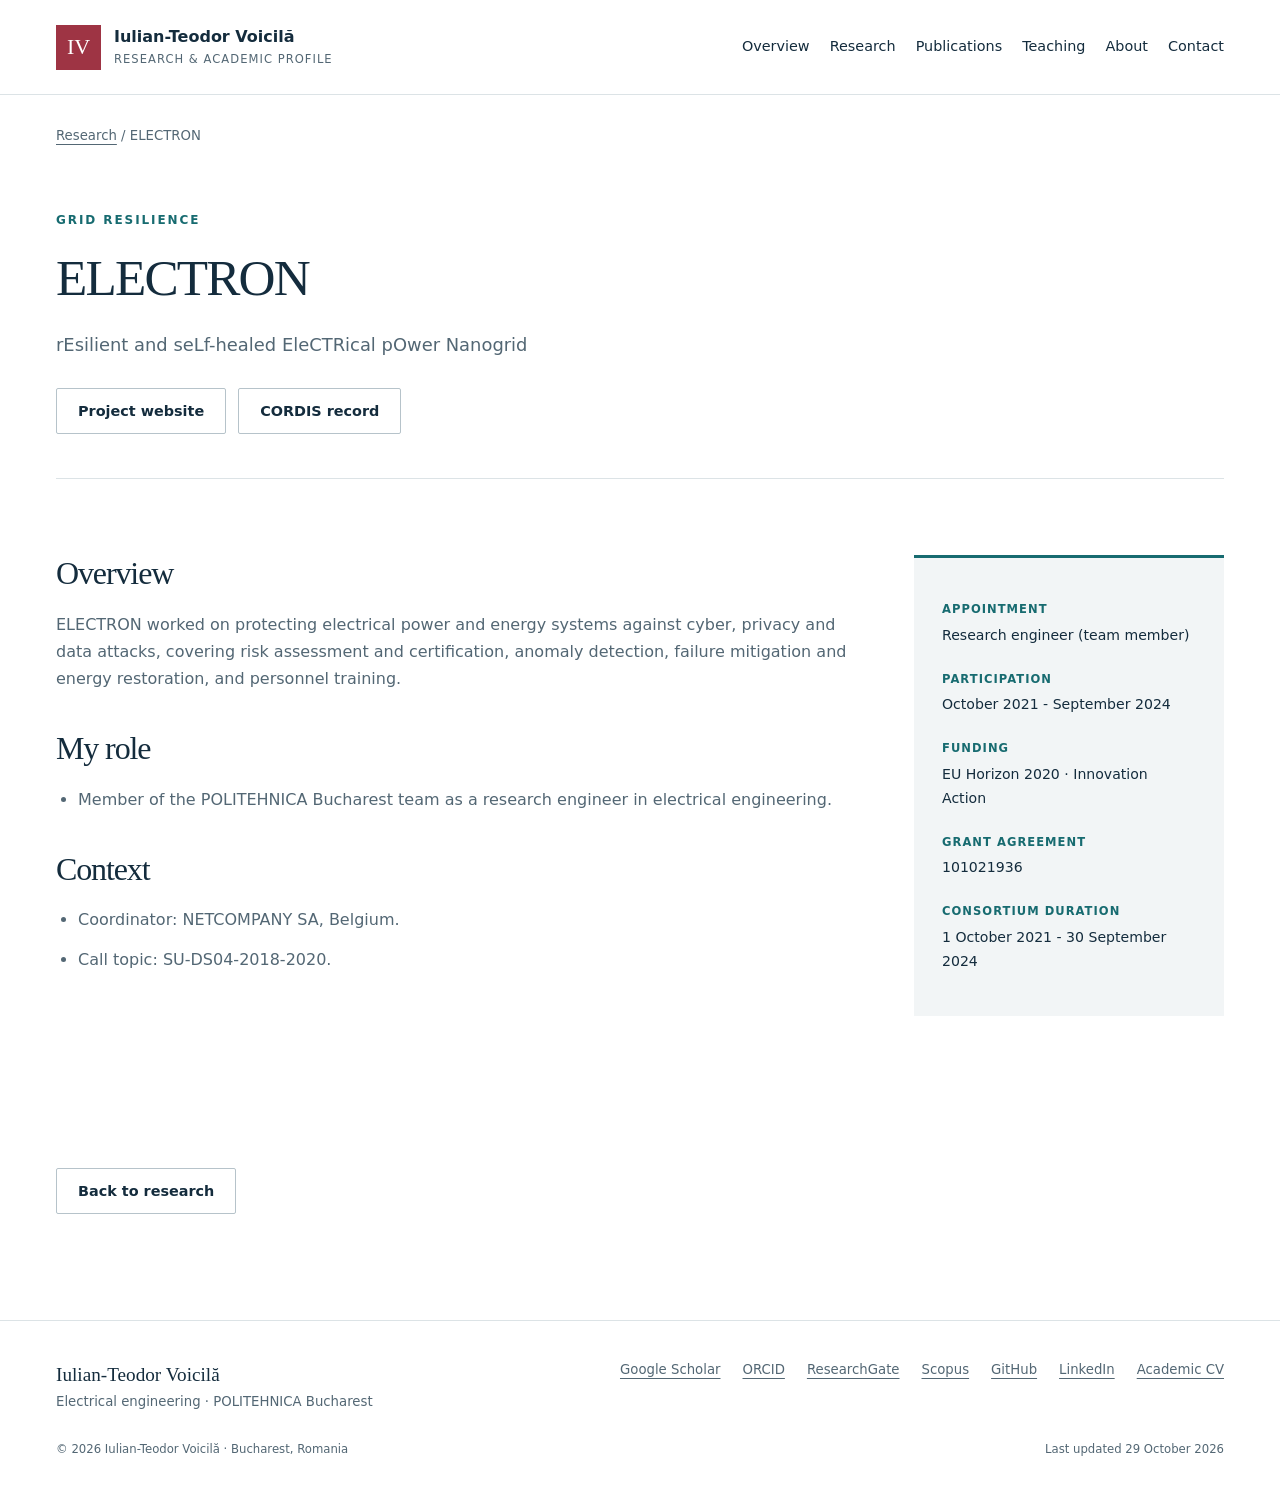
<file: project-electron.html>
<!doctype html>
<html lang="en-GB">
<head>
  <meta charset="utf-8">
  <meta name="viewport" content="width=device-width,initial-scale=1">
  <title>ELECTRON | Iulian-Teodor Voicilă</title>
  <meta name="description" content="ELECTRON: rEsilient and seLf-healed EleCTRical pOwer Nanogrid.">
  <meta name="author" content="Iulian-Teodor Voicilă">
  <link rel="canonical" href="https://iulian-voicila.github.io/project-electron.html">
  <meta name="theme-color" content="#142f40">
  <link rel="icon" href="assets/favicon.svg" type="image/svg+xml">
  <link rel="stylesheet" href="styles.css">
  <script src="app.js" defer></script>
</head>
<body>
  <a class="skip" href="#main">Skip to content</a>
  <header class="header">
    <div class="wrap header-inner">
      <a class="brand" href="index.html"><span class="monogram">IV</span><span class="brand-name">Iulian-Teodor Voicilă<small>Research &amp; academic profile</small></span></a>
      <button class="menu-toggle" aria-controls="main-nav" aria-expanded="false">Menu</button>
      <nav class="nav" id="main-nav" aria-label="Main navigation">
        <a href="index.html">Overview</a>
        <a href="research.html">Research</a>
        <a href="publications.html">Publications</a>
        <a href="teaching.html">Teaching</a>
        <a href="about.html">About</a>
        <a href="contact.html">Contact</a>
      </nav>
    </div>
  </header>
  <main id="main">
    <div class="wrap breadcrumb"><a href="research.html#projects">Research</a> / ELECTRON</div>
    <div class="wrap page-intro">
      <p class="eyebrow">Grid resilience</p>
      <h1>ELECTRON</h1>
      <p class="lead">rEsilient and seLf-healed EleCTRical pOwer Nanogrid</p>
      <div class="buttons"><a href="https://electron-project.eu/" class="button secondary" target="_blank" rel="noopener noreferrer">Project website</a><a href="https://cordis.europa.eu/project/id/101021936" class="button secondary" target="_blank" rel="noopener noreferrer">CORDIS record</a></div>
    </div>
    <section class="wrap section project-detail">
      <div class="prose">
        <h2>Overview</h2>
          <p>ELECTRON worked on protecting electrical power and energy systems against cyber, privacy and data attacks, covering risk assessment and certification, anomaly detection, failure mitigation and energy restoration, and personnel training.</p>
        <h2>My role</h2>
        <ul>
            <li>Member of the POLITEHNICA Bucharest team as a research engineer in electrical engineering.</li>
        </ul>
        <h2>Context</h2>
        <ul>
            <li>Coordinator: NETCOMPANY SA, Belgium.</li>
            <li>Call topic: SU-DS04-2018-2020.</li>
        </ul>
      </div>
      <aside class="fact-panel" aria-label="Project facts">
        <dl>
            <dt>Appointment</dt><dd>Research engineer (team member)</dd>
            <dt>Participation</dt><dd>October 2021 - September 2024</dd>
            <dt>Funding</dt><dd>EU Horizon 2020 · Innovation Action</dd>
            <dt>Grant agreement</dt><dd>101021936</dd>
            <dt>Consortium duration</dt><dd>1 October 2021 - 30 September 2024</dd>
        </dl>
      </aside>
    </section>
    <div class="wrap section"><a href="research.html#projects" class="button secondary">Back to research</a></div>
  </main>
  <footer class="footer">
    <div class="wrap">
      <div class="footer-top">
        <div><strong>Iulian-Teodor Voicilă</strong><br>Electrical engineering · POLITEHNICA Bucharest</div>
        <nav aria-label="Academic profiles">
          <a href="https://scholar.google.com/citations?user=yGQCFZMAAAAJ&amp;hl=en" target="_blank" rel="noopener noreferrer">Google Scholar</a>
          <a href="https://orcid.org/0000-0002-6033-2934" target="_blank" rel="noopener noreferrer">ORCID</a>
          <a href="https://www.researchgate.net/profile/Iulian-Teodor-Voicila" target="_blank" rel="noopener noreferrer">ResearchGate</a>
          <a href="https://www.scopus.com/authid/detail.uri?authorId=57221790044" target="_blank" rel="noopener noreferrer">Scopus</a>
          <a href="https://github.com/BulyK47" target="_blank" rel="noopener noreferrer">GitHub</a>
          <a href="https://www.linkedin.com/in/iulian-teodor-voicil%C4%83-3927b1192/" target="_blank" rel="noopener noreferrer">LinkedIn</a>
          <a href="cv.html">Academic CV</a>
        </nav>
      </div>
      <div class="footer-bottom"><span>© 2026 Iulian-Teodor Voicilă · Bucharest, Romania</span><span>Last updated 29 October 2026</span></div>
    </div>
  </footer>
</body>
</html>
</file>
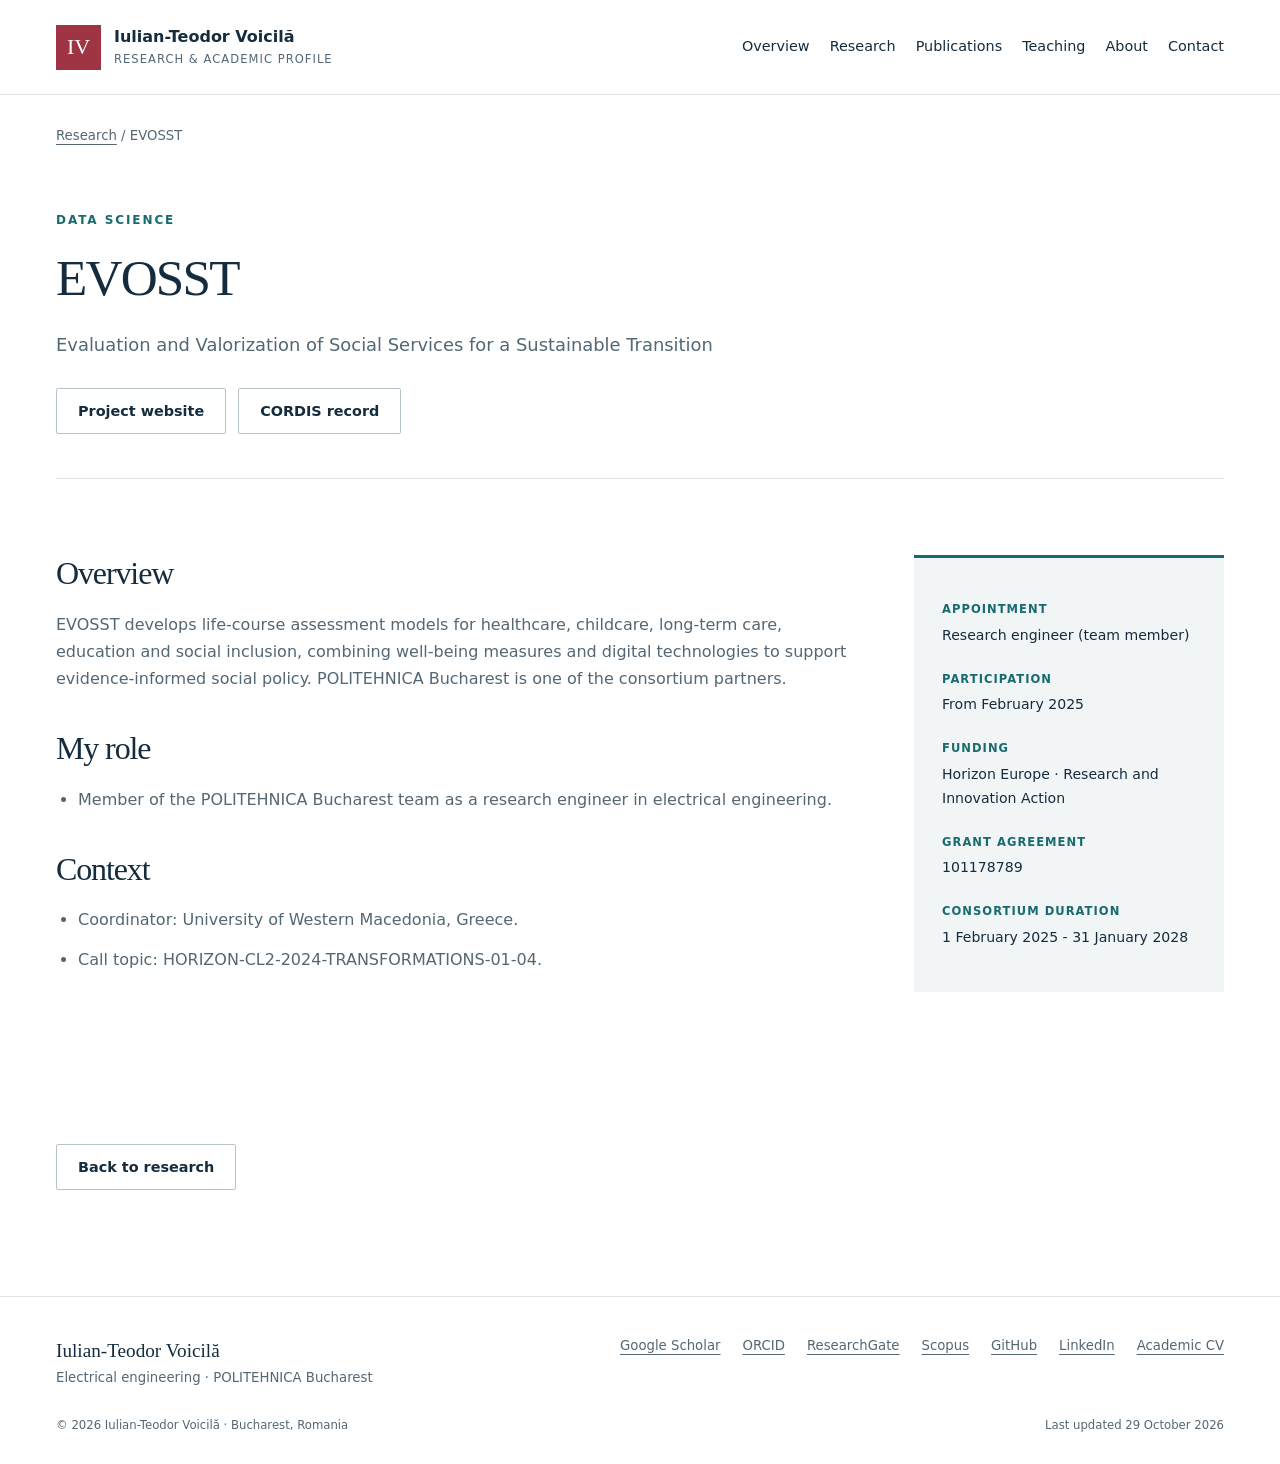
<file: project-evosst.html>
<!doctype html>
<html lang="en-GB">
<head>
  <meta charset="utf-8">
  <meta name="viewport" content="width=device-width,initial-scale=1">
  <title>EVOSST | Iulian-Teodor Voicilă</title>
  <meta name="description" content="EVOSST: Evaluation and Valorization of Social Services for a Sustainable Transition.">
  <meta name="author" content="Iulian-Teodor Voicilă">
  <link rel="canonical" href="https://iulian-voicila.github.io/project-evosst.html">
  <meta name="theme-color" content="#142f40">
  <link rel="icon" href="assets/favicon.svg" type="image/svg+xml">
  <link rel="stylesheet" href="styles.css">
  <script src="app.js" defer></script>
</head>
<body>
  <a class="skip" href="#main">Skip to content</a>
  <header class="header">
    <div class="wrap header-inner">
      <a class="brand" href="index.html"><span class="monogram">IV</span><span class="brand-name">Iulian-Teodor Voicilă<small>Research &amp; academic profile</small></span></a>
      <button class="menu-toggle" aria-controls="main-nav" aria-expanded="false">Menu</button>
      <nav class="nav" id="main-nav" aria-label="Main navigation">
        <a href="index.html">Overview</a>
        <a href="research.html">Research</a>
        <a href="publications.html">Publications</a>
        <a href="teaching.html">Teaching</a>
        <a href="about.html">About</a>
        <a href="contact.html">Contact</a>
      </nav>
    </div>
  </header>
  <main id="main">
    <div class="wrap breadcrumb"><a href="research.html#projects">Research</a> / EVOSST</div>
    <div class="wrap page-intro">
      <p class="eyebrow">Data science</p>
      <h1>EVOSST</h1>
      <p class="lead">Evaluation and Valorization of Social Services for a Sustainable Transition</p>
      <div class="buttons"><a href="https://evosst-project.eu/" class="button secondary" target="_blank" rel="noopener noreferrer">Project website</a><a href="https://cordis.europa.eu/project/id/101178789" class="button secondary" target="_blank" rel="noopener noreferrer">CORDIS record</a></div>
    </div>
    <section class="wrap section project-detail">
      <div class="prose">
        <h2>Overview</h2>
          <p>EVOSST develops life-course assessment models for healthcare, childcare, long-term care, education and social inclusion, combining well-being measures and digital technologies to support evidence-informed social policy. POLITEHNICA Bucharest is one of the consortium partners.</p>
        <h2>My role</h2>
        <ul>
            <li>Member of the POLITEHNICA Bucharest team as a research engineer in electrical engineering.</li>
        </ul>
        <h2>Context</h2>
        <ul>
            <li>Coordinator: University of Western Macedonia, Greece.</li>
            <li>Call topic: HORIZON-CL2-2024-TRANSFORMATIONS-01-04.</li>
        </ul>
      </div>
      <aside class="fact-panel" aria-label="Project facts">
        <dl>
            <dt>Appointment</dt><dd>Research engineer (team member)</dd>
            <dt>Participation</dt><dd>From February 2025</dd>
            <dt>Funding</dt><dd>Horizon Europe · Research and Innovation Action</dd>
            <dt>Grant agreement</dt><dd>101178789</dd>
            <dt>Consortium duration</dt><dd>1 February 2025 - 31 January 2028</dd>
        </dl>
      </aside>
    </section>
    <div class="wrap section"><a href="research.html#projects" class="button secondary">Back to research</a></div>
  </main>
  <footer class="footer">
    <div class="wrap">
      <div class="footer-top">
        <div><strong>Iulian-Teodor Voicilă</strong><br>Electrical engineering · POLITEHNICA Bucharest</div>
        <nav aria-label="Academic profiles">
          <a href="https://scholar.google.com/citations?user=yGQCFZMAAAAJ&amp;hl=en" target="_blank" rel="noopener noreferrer">Google Scholar</a>
          <a href="https://orcid.org/0000-0002-6033-2934" target="_blank" rel="noopener noreferrer">ORCID</a>
          <a href="https://www.researchgate.net/profile/Iulian-Teodor-Voicila" target="_blank" rel="noopener noreferrer">ResearchGate</a>
          <a href="https://www.scopus.com/authid/detail.uri?authorId=57221790044" target="_blank" rel="noopener noreferrer">Scopus</a>
          <a href="https://github.com/BulyK47" target="_blank" rel="noopener noreferrer">GitHub</a>
          <a href="https://www.linkedin.com/in/iulian-teodor-voicil%C4%83-3927b1192/" target="_blank" rel="noopener noreferrer">LinkedIn</a>
          <a href="cv.html">Academic CV</a>
        </nav>
      </div>
      <div class="footer-bottom"><span>© 2026 Iulian-Teodor Voicilă · Bucharest, Romania</span><span>Last updated 29 October 2026</span></div>
    </div>
  </footer>
</body>
</html>
</file>
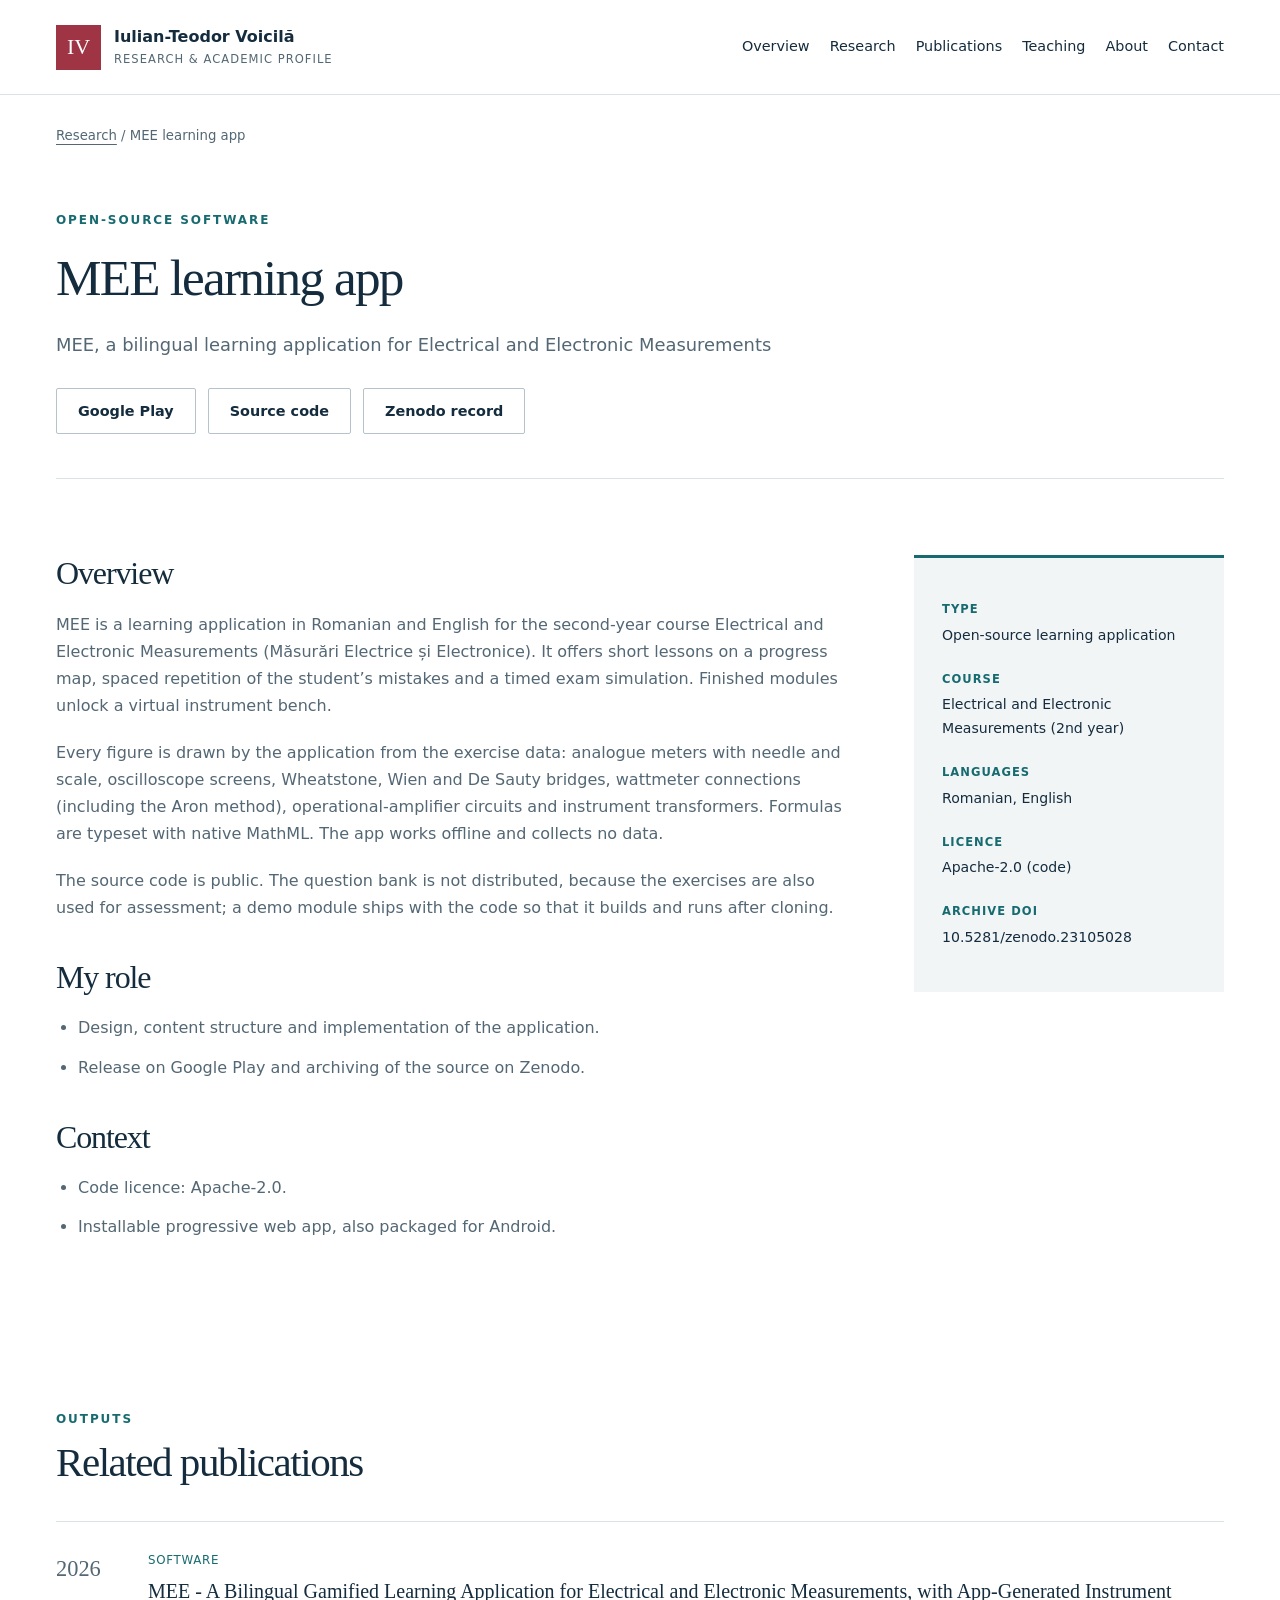
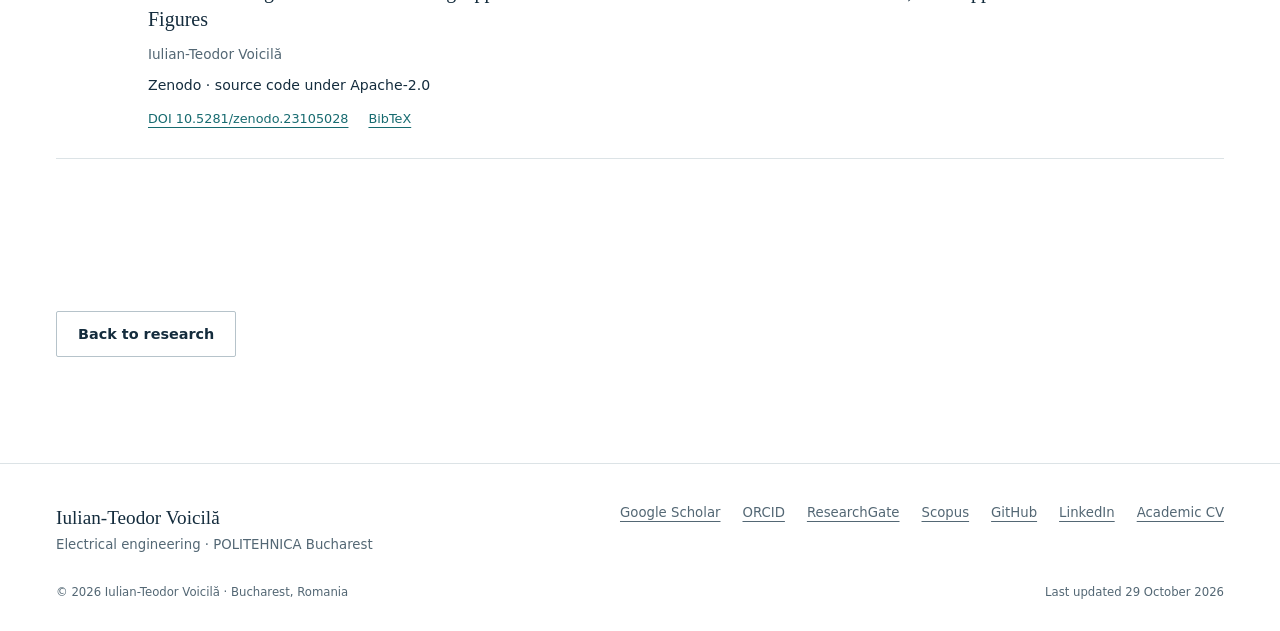
<file: project-mee-app.html>
<!doctype html>
<html lang="en-GB">
<head>
  <meta charset="utf-8">
  <meta name="viewport" content="width=device-width,initial-scale=1">
  <title>MEE learning app | Iulian-Teodor Voicilă</title>
  <meta name="description" content="MEE learning app: A bilingual learning application for the Electrical and Electronic Measurements course, available on Google Play.">
  <meta name="author" content="Iulian-Teodor Voicilă">
  <link rel="canonical" href="https://iulian-voicila.github.io/project-mee-app.html">
  <meta name="theme-color" content="#142f40">
  <link rel="icon" href="assets/favicon.svg" type="image/svg+xml">
  <link rel="stylesheet" href="styles.css">
  <script src="app.js" defer></script>
</head>
<body>
  <a class="skip" href="#main">Skip to content</a>
  <header class="header">
    <div class="wrap header-inner">
      <a class="brand" href="index.html"><span class="monogram">IV</span><span class="brand-name">Iulian-Teodor Voicilă<small>Research &amp; academic profile</small></span></a>
      <button class="menu-toggle" aria-controls="main-nav" aria-expanded="false">Menu</button>
      <nav class="nav" id="main-nav" aria-label="Main navigation">
        <a href="index.html">Overview</a>
        <a href="research.html">Research</a>
        <a href="publications.html">Publications</a>
        <a href="teaching.html">Teaching</a>
        <a href="about.html">About</a>
        <a href="contact.html">Contact</a>
      </nav>
    </div>
  </header>
  <main id="main">
    <div class="wrap breadcrumb"><a href="research.html#open-work">Research</a> / MEE learning app</div>
    <div class="wrap page-intro">
      <p class="eyebrow">Open-source software</p>
      <h1>MEE learning app</h1>
      <p class="lead">MEE, a bilingual learning application for Electrical and Electronic Measurements</p>
      <div class="buttons"><a href="https://play.google.com/store/apps/details?id=ro.mee.laborator" class="button secondary" target="_blank" rel="noopener noreferrer">Google Play</a><a href="https://github.com/BulyK47/mee-app" class="button secondary" target="_blank" rel="noopener noreferrer">Source code</a><a href="https://doi.org/10.5281/zenodo.23105028" class="button secondary" target="_blank" rel="noopener noreferrer">Zenodo record</a></div>
    </div>
    <section class="wrap section project-detail">
      <div class="prose">
        <h2>Overview</h2>
          <p>MEE is a learning application in Romanian and English for the second-year course Electrical and Electronic Measurements (Măsurări Electrice și Electronice). It offers short lessons on a progress map, spaced repetition of the student’s mistakes and a timed exam simulation. Finished modules unlock a virtual instrument bench.</p>
          <p>Every figure is drawn by the application from the exercise data: analogue meters with needle and scale, oscilloscope screens, Wheatstone, Wien and De Sauty bridges, wattmeter connections (including the Aron method), operational-amplifier circuits and instrument transformers. Formulas are typeset with native MathML. The app works offline and collects no data.</p>
          <p>The source code is public. The question bank is not distributed, because the exercises are also used for assessment; a demo module ships with the code so that it builds and runs after cloning.</p>
        <h2>My role</h2>
        <ul>
            <li>Design, content structure and implementation of the application.</li>
            <li>Release on Google Play and archiving of the source on Zenodo.</li>
        </ul>
        <h2>Context</h2>
        <ul>
            <li>Code licence: Apache-2.0.</li>
            <li>Installable progressive web app, also packaged for Android.</li>
        </ul>
      </div>
      <aside class="fact-panel" aria-label="Project facts">
        <dl>
            <dt>Type</dt><dd>Open-source learning application</dd>
            <dt>Course</dt><dd>Electrical and Electronic Measurements (2nd year)</dd>
            <dt>Languages</dt><dd>Romanian, English</dd>
            <dt>Licence</dt><dd>Apache-2.0 (code)</dd>
            <dt>Archive DOI</dt><dd>10.5281/zenodo.23105028</dd>
        </dl>
      </aside>
    </section>
    <section class="wrap section">
      <div class="section-head"><div><p class="eyebrow">Outputs</p><h2>Related publications</h2></div></div>
      <div class="pub-list">
          <article class="pub-row" id="mee-2026" data-search="MEE - A Bilingual Gamified Learning Application for Electrical and Electronic Measurements, with App-Generated Instrument Figures  Iulian-Teodor Voicilă Zenodo · source code under Apache-2.0 10.5281/zenodo.23105028 " data-year="2026" data-type="Software" data-topic="Education &amp; laboratories|Measurement &amp; instrumentation">
            <div class="pub-year">2026</div>
            <div>
              <div class="pub-meta">Software</div>
              <h3><a href="https://doi.org/10.5281/zenodo.23105028" target="_blank" rel="noopener noreferrer">MEE - A Bilingual Gamified Learning Application for Electrical and Electronic Measurements, with App-Generated Instrument Figures</a></h3>
              <p class="pub-authors">Iulian-Teodor Voicilă</p>
              <p class="pub-venue">Zenodo · source code under Apache-2.0</p>
              <div class="pub-actions"><a href="https://doi.org/10.5281/zenodo.23105028" target="_blank" rel="noopener noreferrer">DOI 10.5281/zenodo.23105028</a> <a href="publications.bib">BibTeX</a></div>
            </div>
          </article>
      </div>
    </section>
    <div class="wrap section"><a href="research.html#open-work" class="button secondary">Back to research</a></div>
  </main>
  <footer class="footer">
    <div class="wrap">
      <div class="footer-top">
        <div><strong>Iulian-Teodor Voicilă</strong><br>Electrical engineering · POLITEHNICA Bucharest</div>
        <nav aria-label="Academic profiles">
          <a href="https://scholar.google.com/citations?user=yGQCFZMAAAAJ&amp;hl=en" target="_blank" rel="noopener noreferrer">Google Scholar</a>
          <a href="https://orcid.org/0000-0002-6033-2934" target="_blank" rel="noopener noreferrer">ORCID</a>
          <a href="https://www.researchgate.net/profile/Iulian-Teodor-Voicila" target="_blank" rel="noopener noreferrer">ResearchGate</a>
          <a href="https://www.scopus.com/authid/detail.uri?authorId=57221790044" target="_blank" rel="noopener noreferrer">Scopus</a>
          <a href="https://github.com/BulyK47" target="_blank" rel="noopener noreferrer">GitHub</a>
          <a href="https://www.linkedin.com/in/iulian-teodor-voicil%C4%83-3927b1192/" target="_blank" rel="noopener noreferrer">LinkedIn</a>
          <a href="cv.html">Academic CV</a>
        </nav>
      </div>
      <div class="footer-bottom"><span>© 2026 Iulian-Teodor Voicilă · Bucharest, Romania</span><span>Last updated 29 October 2026</span></div>
    </div>
  </footer>
</body>
</html>
</file>
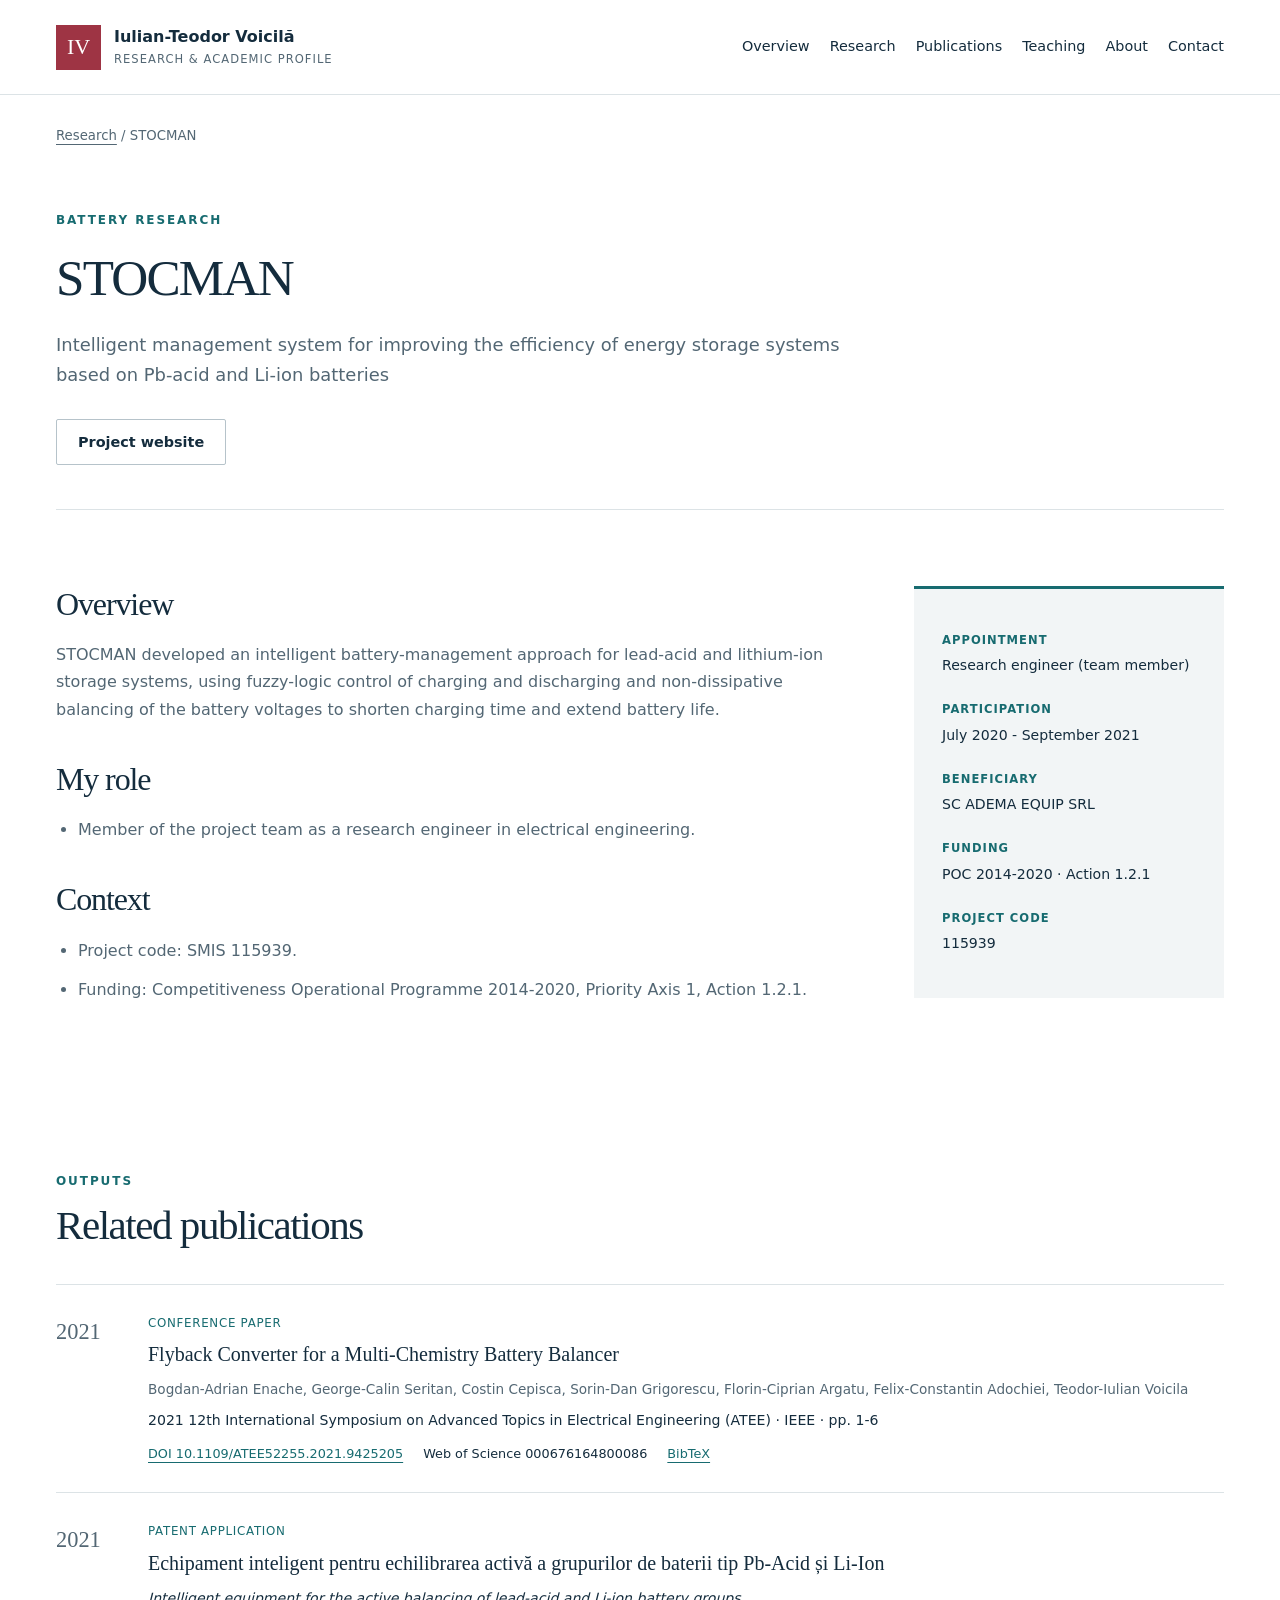
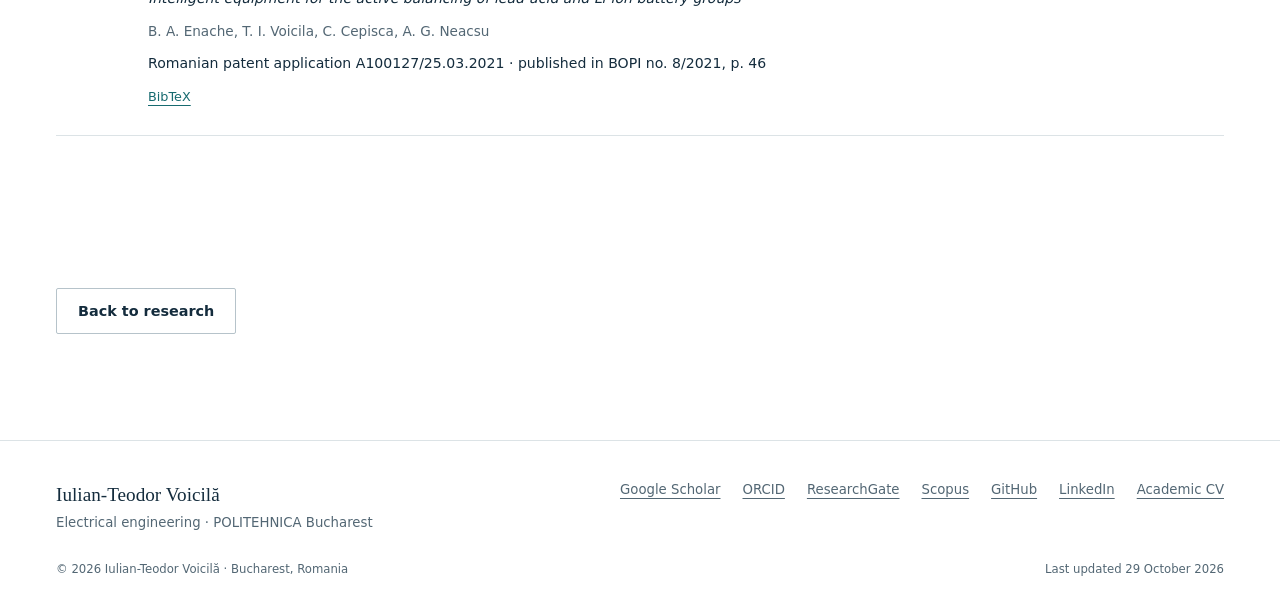
<file: project-stocman.html>
<!doctype html>
<html lang="en-GB">
<head>
  <meta charset="utf-8">
  <meta name="viewport" content="width=device-width,initial-scale=1">
  <title>STOCMAN | Iulian-Teodor Voicilă</title>
  <meta name="description" content="STOCMAN: Intelligent management system for improving the efficiency of lead-acid and Li-ion battery storage.">
  <meta name="author" content="Iulian-Teodor Voicilă">
  <link rel="canonical" href="https://iulian-voicila.github.io/project-stocman.html">
  <meta name="theme-color" content="#142f40">
  <link rel="icon" href="assets/favicon.svg" type="image/svg+xml">
  <link rel="stylesheet" href="styles.css">
  <script src="app.js" defer></script>
</head>
<body>
  <a class="skip" href="#main">Skip to content</a>
  <header class="header">
    <div class="wrap header-inner">
      <a class="brand" href="index.html"><span class="monogram">IV</span><span class="brand-name">Iulian-Teodor Voicilă<small>Research &amp; academic profile</small></span></a>
      <button class="menu-toggle" aria-controls="main-nav" aria-expanded="false">Menu</button>
      <nav class="nav" id="main-nav" aria-label="Main navigation">
        <a href="index.html">Overview</a>
        <a href="research.html">Research</a>
        <a href="publications.html">Publications</a>
        <a href="teaching.html">Teaching</a>
        <a href="about.html">About</a>
        <a href="contact.html">Contact</a>
      </nav>
    </div>
  </header>
  <main id="main">
    <div class="wrap breadcrumb"><a href="research.html#projects">Research</a> / STOCMAN</div>
    <div class="wrap page-intro">
      <p class="eyebrow">Battery research</p>
      <h1>STOCMAN</h1>
      <p class="lead">Intelligent management system for improving the efficiency of energy storage systems based on Pb-acid and Li-ion batteries</p>
      <div class="buttons"><a href="https://ademaequip.ro/proiecte/stocman/" class="button secondary" target="_blank" rel="noopener noreferrer">Project website</a></div>
    </div>
    <section class="wrap section project-detail">
      <div class="prose">
        <h2>Overview</h2>
          <p>STOCMAN developed an intelligent battery-management approach for lead-acid and lithium-ion storage systems, using fuzzy-logic control of charging and discharging and non-dissipative balancing of the battery voltages to shorten charging time and extend battery life.</p>
        <h2>My role</h2>
        <ul>
            <li>Member of the project team as a research engineer in electrical engineering.</li>
        </ul>
        <h2>Context</h2>
        <ul>
            <li>Project code: SMIS 115939.</li>
            <li>Funding: Competitiveness Operational Programme 2014-2020, Priority Axis 1, Action 1.2.1.</li>
        </ul>
      </div>
      <aside class="fact-panel" aria-label="Project facts">
        <dl>
            <dt>Appointment</dt><dd>Research engineer (team member)</dd>
            <dt>Participation</dt><dd>July 2020 - September 2021</dd>
            <dt>Beneficiary</dt><dd>SC ADEMA EQUIP SRL</dd>
            <dt>Funding</dt><dd>POC 2014-2020 · Action 1.2.1</dd>
            <dt>Project code</dt><dd>115939</dd>
        </dl>
      </aside>
    </section>
    <section class="wrap section">
      <div class="section-head"><div><p class="eyebrow">Outputs</p><h2>Related publications</h2></div></div>
      <div class="pub-list">
          <article class="pub-row" id="atee-2021" data-search="Flyback Converter for a Multi-Chemistry Battery Balancer  Bogdan-Adrian Enache, George-Calin Seritan, Costin Cepisca, Sorin-Dan Grigorescu, Florin-Ciprian Argatu, Felix-Constantin Adochiei, Teodor-Iulian Voicila 2021 12th International Symposium on Advanced Topics in Electrical Engineering (ATEE) · IEEE · pp. 1-6 10.1109/ATEE52255.2021.9425205 WOS:000676164800086" data-year="2021" data-type="Conference paper" data-topic="Batteries &amp; second life|Power electronics">
            <div class="pub-year">2021</div>
            <div>
              <div class="pub-meta">Conference paper</div>
              <h3><a href="https://doi.org/10.1109/ATEE52255.2021.9425205" target="_blank" rel="noopener noreferrer">Flyback Converter for a Multi-Chemistry Battery Balancer</a></h3>
              <p class="pub-authors">Bogdan-Adrian Enache, George-Calin Seritan, Costin Cepisca, Sorin-Dan Grigorescu, Florin-Ciprian Argatu, Felix-Constantin Adochiei, Teodor-Iulian Voicila</p>
              <p class="pub-venue">2021 12th International Symposium on Advanced Topics in Electrical Engineering (ATEE) · IEEE · pp. 1-6</p>
              <div class="pub-actions"><a href="https://doi.org/10.1109/ATEE52255.2021.9425205" target="_blank" rel="noopener noreferrer">DOI 10.1109/ATEE52255.2021.9425205</a> <span>Web of Science 000676164800086</span> <a href="publications.bib">BibTeX</a></div>
            </div>
          </article>
          <article class="pub-row" id="patent-2021" data-search="Echipament inteligent pentru echilibrarea activă a grupurilor de baterii tip Pb-Acid și Li-Ion Intelligent equipment for the active balancing of lead-acid and Li-ion battery groups B. A. Enache, T. I. Voicila, C. Cepisca, A. G. Neacsu Romanian patent application A100127/25.03.2021 · published in BOPI no. 8/2021, p. 46  " data-year="2021" data-type="Patent application" data-topic="Batteries &amp; second life|Power electronics">
            <div class="pub-year">2021</div>
            <div>
              <div class="pub-meta">Patent application</div>
              <h3>Echipament inteligent pentru echilibrarea activă a grupurilor de baterii tip Pb-Acid și Li-Ion</h3>
            <p class="pub-venue"><em>Intelligent equipment for the active balancing of lead-acid and Li-ion battery groups</em></p>
              <p class="pub-authors">B. A. Enache, T. I. Voicila, C. Cepisca, A. G. Neacsu</p>
              <p class="pub-venue">Romanian patent application A100127/25.03.2021 · published in BOPI no. 8/2021, p. 46</p>
              <div class="pub-actions"><a href="publications.bib">BibTeX</a></div>
            </div>
          </article>
      </div>
    </section>
    <div class="wrap section"><a href="research.html#projects" class="button secondary">Back to research</a></div>
  </main>
  <footer class="footer">
    <div class="wrap">
      <div class="footer-top">
        <div><strong>Iulian-Teodor Voicilă</strong><br>Electrical engineering · POLITEHNICA Bucharest</div>
        <nav aria-label="Academic profiles">
          <a href="https://scholar.google.com/citations?user=yGQCFZMAAAAJ&amp;hl=en" target="_blank" rel="noopener noreferrer">Google Scholar</a>
          <a href="https://orcid.org/0000-0002-6033-2934" target="_blank" rel="noopener noreferrer">ORCID</a>
          <a href="https://www.researchgate.net/profile/Iulian-Teodor-Voicila" target="_blank" rel="noopener noreferrer">ResearchGate</a>
          <a href="https://www.scopus.com/authid/detail.uri?authorId=57221790044" target="_blank" rel="noopener noreferrer">Scopus</a>
          <a href="https://github.com/BulyK47" target="_blank" rel="noopener noreferrer">GitHub</a>
          <a href="https://www.linkedin.com/in/iulian-teodor-voicil%C4%83-3927b1192/" target="_blank" rel="noopener noreferrer">LinkedIn</a>
          <a href="cv.html">Academic CV</a>
        </nav>
      </div>
      <div class="footer-bottom"><span>© 2026 Iulian-Teodor Voicilă · Bucharest, Romania</span><span>Last updated 29 October 2026</span></div>
    </div>
  </footer>
</body>
</html>
</file>
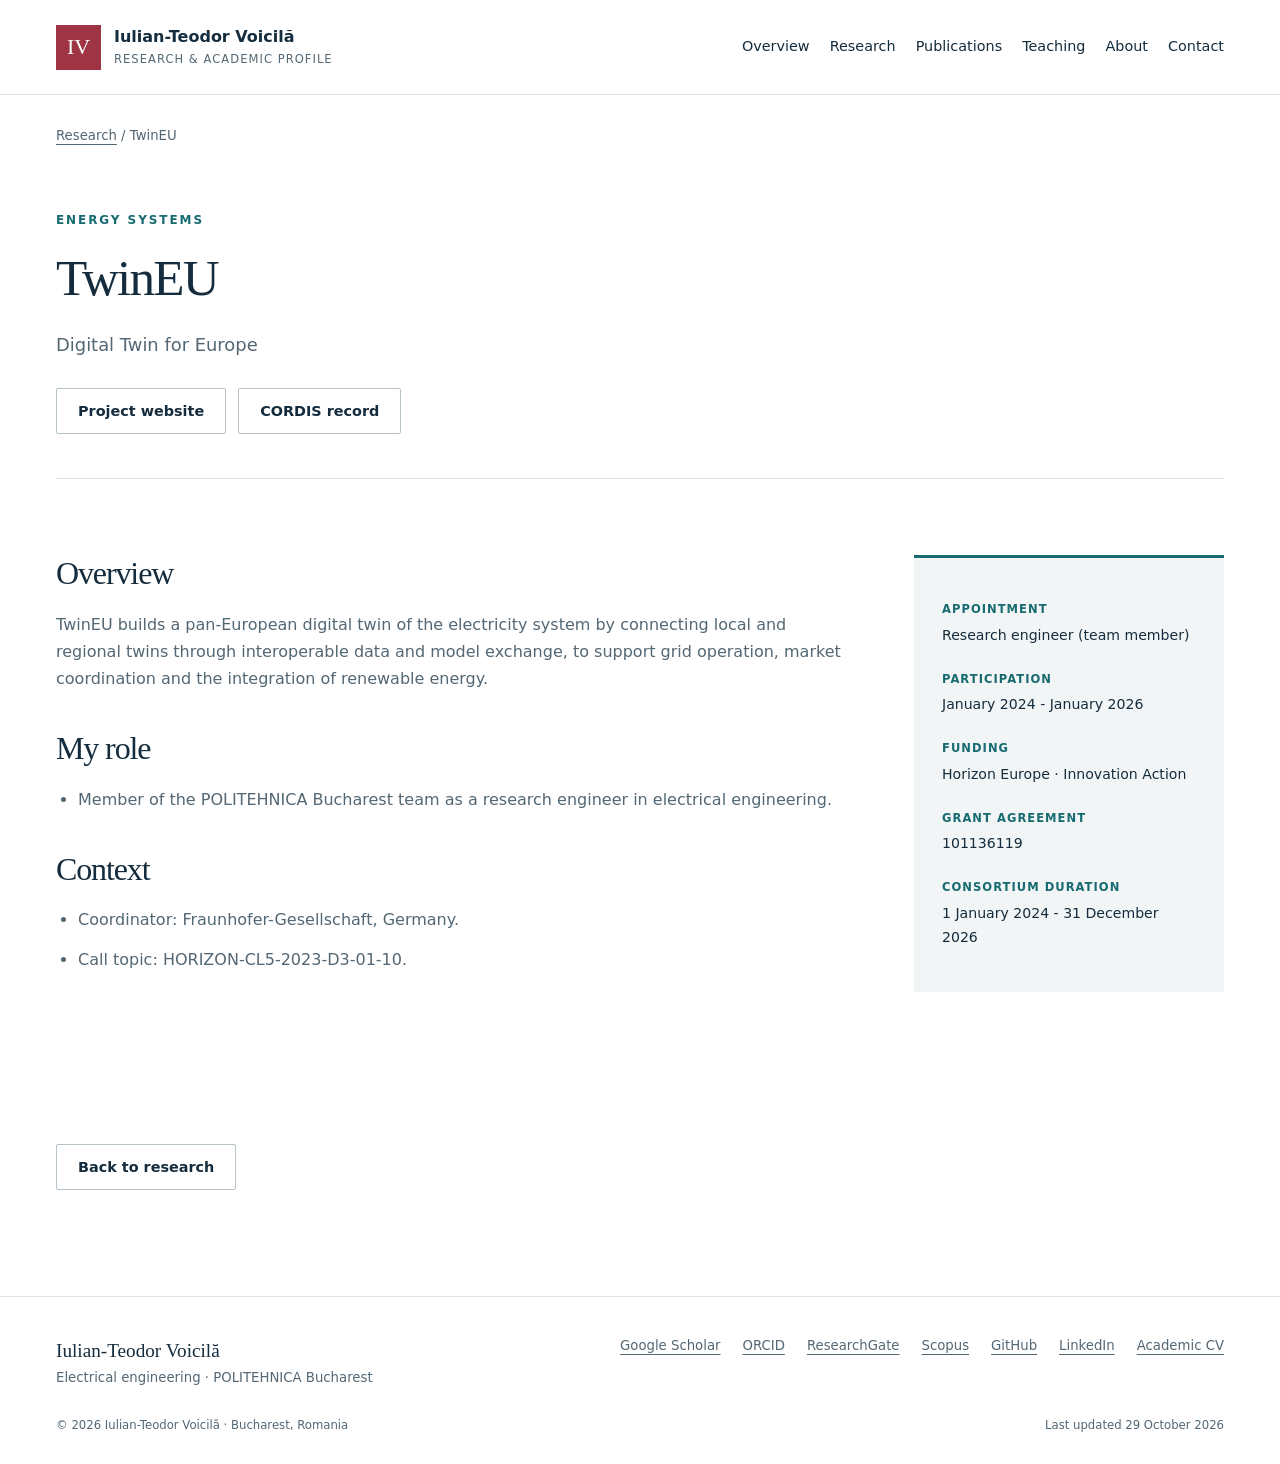
<file: project-twineu.html>
<!doctype html>
<html lang="en-GB">
<head>
  <meta charset="utf-8">
  <meta name="viewport" content="width=device-width,initial-scale=1">
  <title>TwinEU | Iulian-Teodor Voicilă</title>
  <meta name="description" content="TwinEU: Digital Twin for Europe: a federated digital twin of the European electricity system.">
  <meta name="author" content="Iulian-Teodor Voicilă">
  <link rel="canonical" href="https://iulian-voicila.github.io/project-twineu.html">
  <meta name="theme-color" content="#142f40">
  <link rel="icon" href="assets/favicon.svg" type="image/svg+xml">
  <link rel="stylesheet" href="styles.css">
  <script src="app.js" defer></script>
</head>
<body>
  <a class="skip" href="#main">Skip to content</a>
  <header class="header">
    <div class="wrap header-inner">
      <a class="brand" href="index.html"><span class="monogram">IV</span><span class="brand-name">Iulian-Teodor Voicilă<small>Research &amp; academic profile</small></span></a>
      <button class="menu-toggle" aria-controls="main-nav" aria-expanded="false">Menu</button>
      <nav class="nav" id="main-nav" aria-label="Main navigation">
        <a href="index.html">Overview</a>
        <a href="research.html">Research</a>
        <a href="publications.html">Publications</a>
        <a href="teaching.html">Teaching</a>
        <a href="about.html">About</a>
        <a href="contact.html">Contact</a>
      </nav>
    </div>
  </header>
  <main id="main">
    <div class="wrap breadcrumb"><a href="research.html#projects">Research</a> / TwinEU</div>
    <div class="wrap page-intro">
      <p class="eyebrow">Energy systems</p>
      <h1>TwinEU</h1>
      <p class="lead">Digital Twin for Europe</p>
      <div class="buttons"><a href="https://twineu.net/" class="button secondary" target="_blank" rel="noopener noreferrer">Project website</a><a href="https://cordis.europa.eu/project/id/101136119" class="button secondary" target="_blank" rel="noopener noreferrer">CORDIS record</a></div>
    </div>
    <section class="wrap section project-detail">
      <div class="prose">
        <h2>Overview</h2>
          <p>TwinEU builds a pan-European digital twin of the electricity system by connecting local and regional twins through interoperable data and model exchange, to support grid operation, market coordination and the integration of renewable energy.</p>
        <h2>My role</h2>
        <ul>
            <li>Member of the POLITEHNICA Bucharest team as a research engineer in electrical engineering.</li>
        </ul>
        <h2>Context</h2>
        <ul>
            <li>Coordinator: Fraunhofer-Gesellschaft, Germany.</li>
            <li>Call topic: HORIZON-CL5-2023-D3-01-10.</li>
        </ul>
      </div>
      <aside class="fact-panel" aria-label="Project facts">
        <dl>
            <dt>Appointment</dt><dd>Research engineer (team member)</dd>
            <dt>Participation</dt><dd>January 2024 - January 2026</dd>
            <dt>Funding</dt><dd>Horizon Europe · Innovation Action</dd>
            <dt>Grant agreement</dt><dd>101136119</dd>
            <dt>Consortium duration</dt><dd>1 January 2024 - 31 December 2026</dd>
        </dl>
      </aside>
    </section>
    <div class="wrap section"><a href="research.html#projects" class="button secondary">Back to research</a></div>
  </main>
  <footer class="footer">
    <div class="wrap">
      <div class="footer-top">
        <div><strong>Iulian-Teodor Voicilă</strong><br>Electrical engineering · POLITEHNICA Bucharest</div>
        <nav aria-label="Academic profiles">
          <a href="https://scholar.google.com/citations?user=yGQCFZMAAAAJ&amp;hl=en" target="_blank" rel="noopener noreferrer">Google Scholar</a>
          <a href="https://orcid.org/0000-0002-6033-2934" target="_blank" rel="noopener noreferrer">ORCID</a>
          <a href="https://www.researchgate.net/profile/Iulian-Teodor-Voicila" target="_blank" rel="noopener noreferrer">ResearchGate</a>
          <a href="https://www.scopus.com/authid/detail.uri?authorId=57221790044" target="_blank" rel="noopener noreferrer">Scopus</a>
          <a href="https://github.com/BulyK47" target="_blank" rel="noopener noreferrer">GitHub</a>
          <a href="https://www.linkedin.com/in/iulian-teodor-voicil%C4%83-3927b1192/" target="_blank" rel="noopener noreferrer">LinkedIn</a>
          <a href="cv.html">Academic CV</a>
        </nav>
      </div>
      <div class="footer-bottom"><span>© 2026 Iulian-Teodor Voicilă · Bucharest, Romania</span><span>Last updated 29 October 2026</span></div>
    </div>
  </footer>
</body>
</html>
</file>
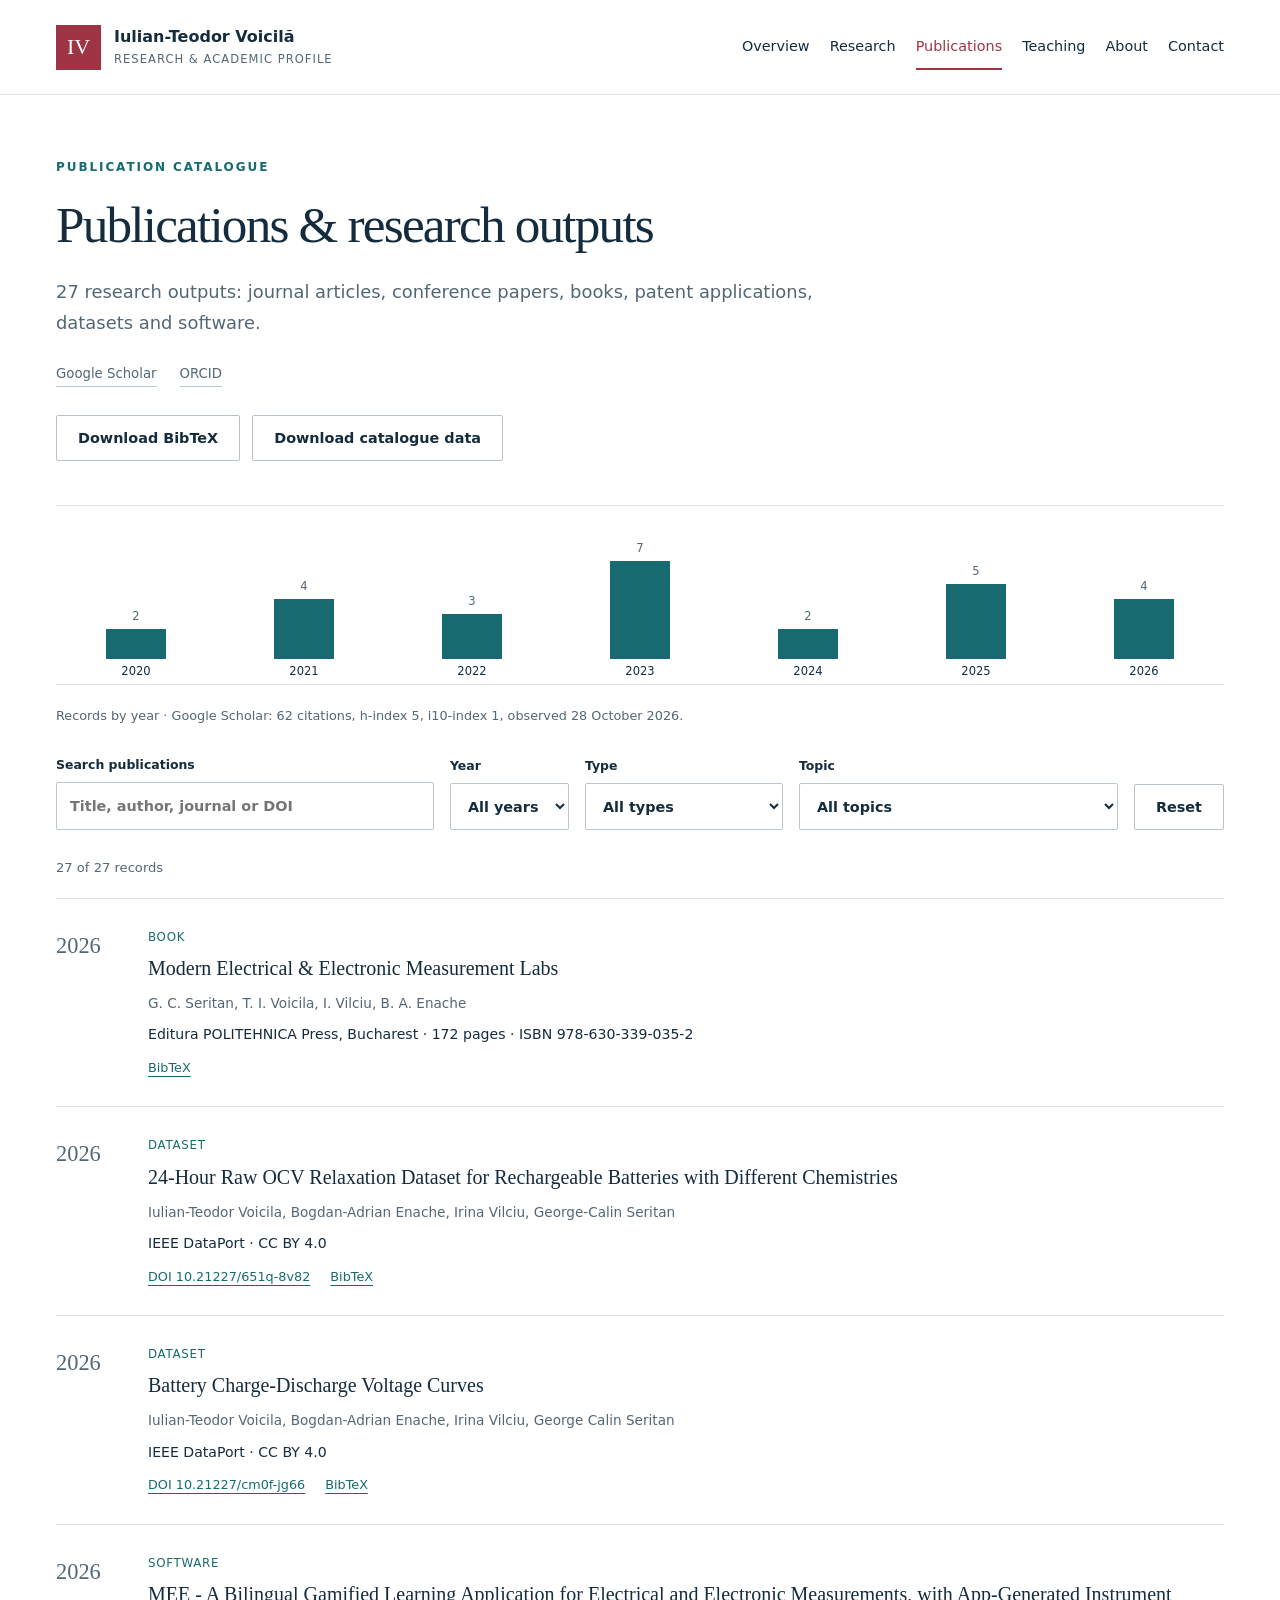
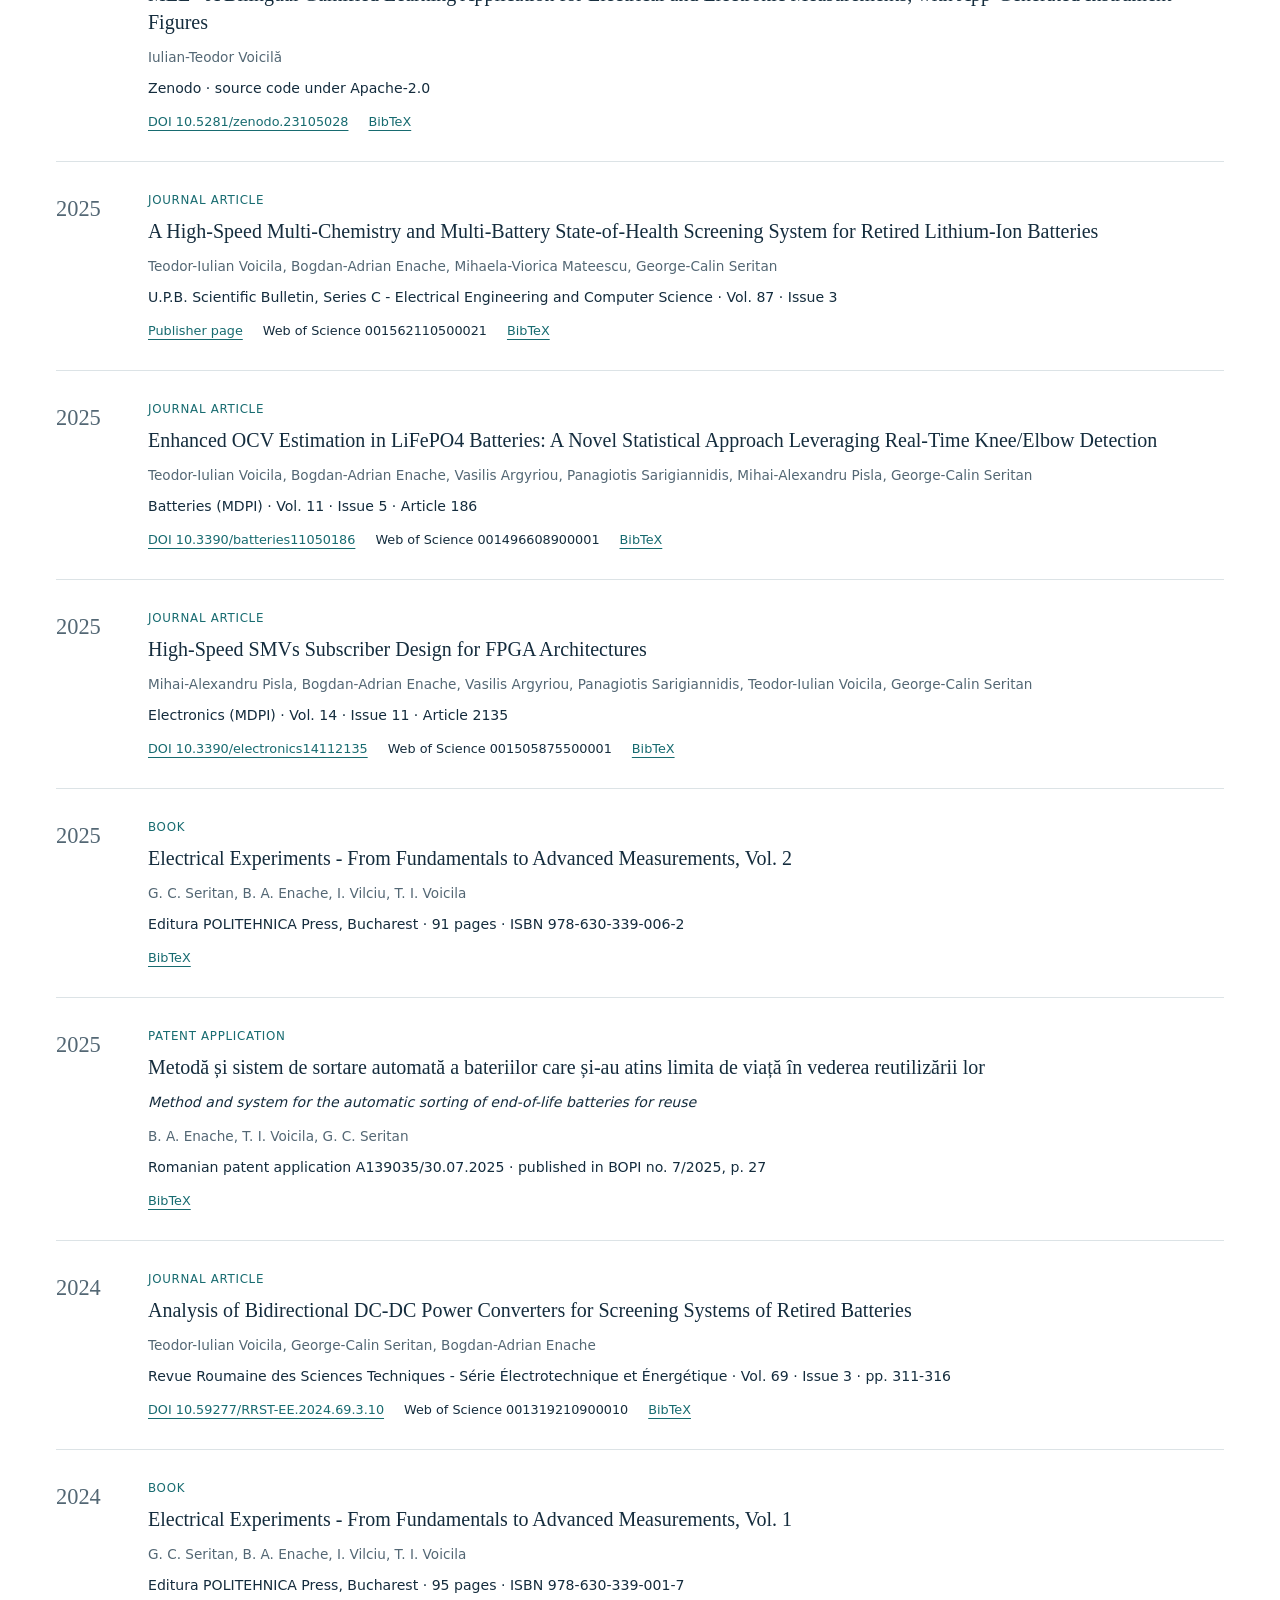
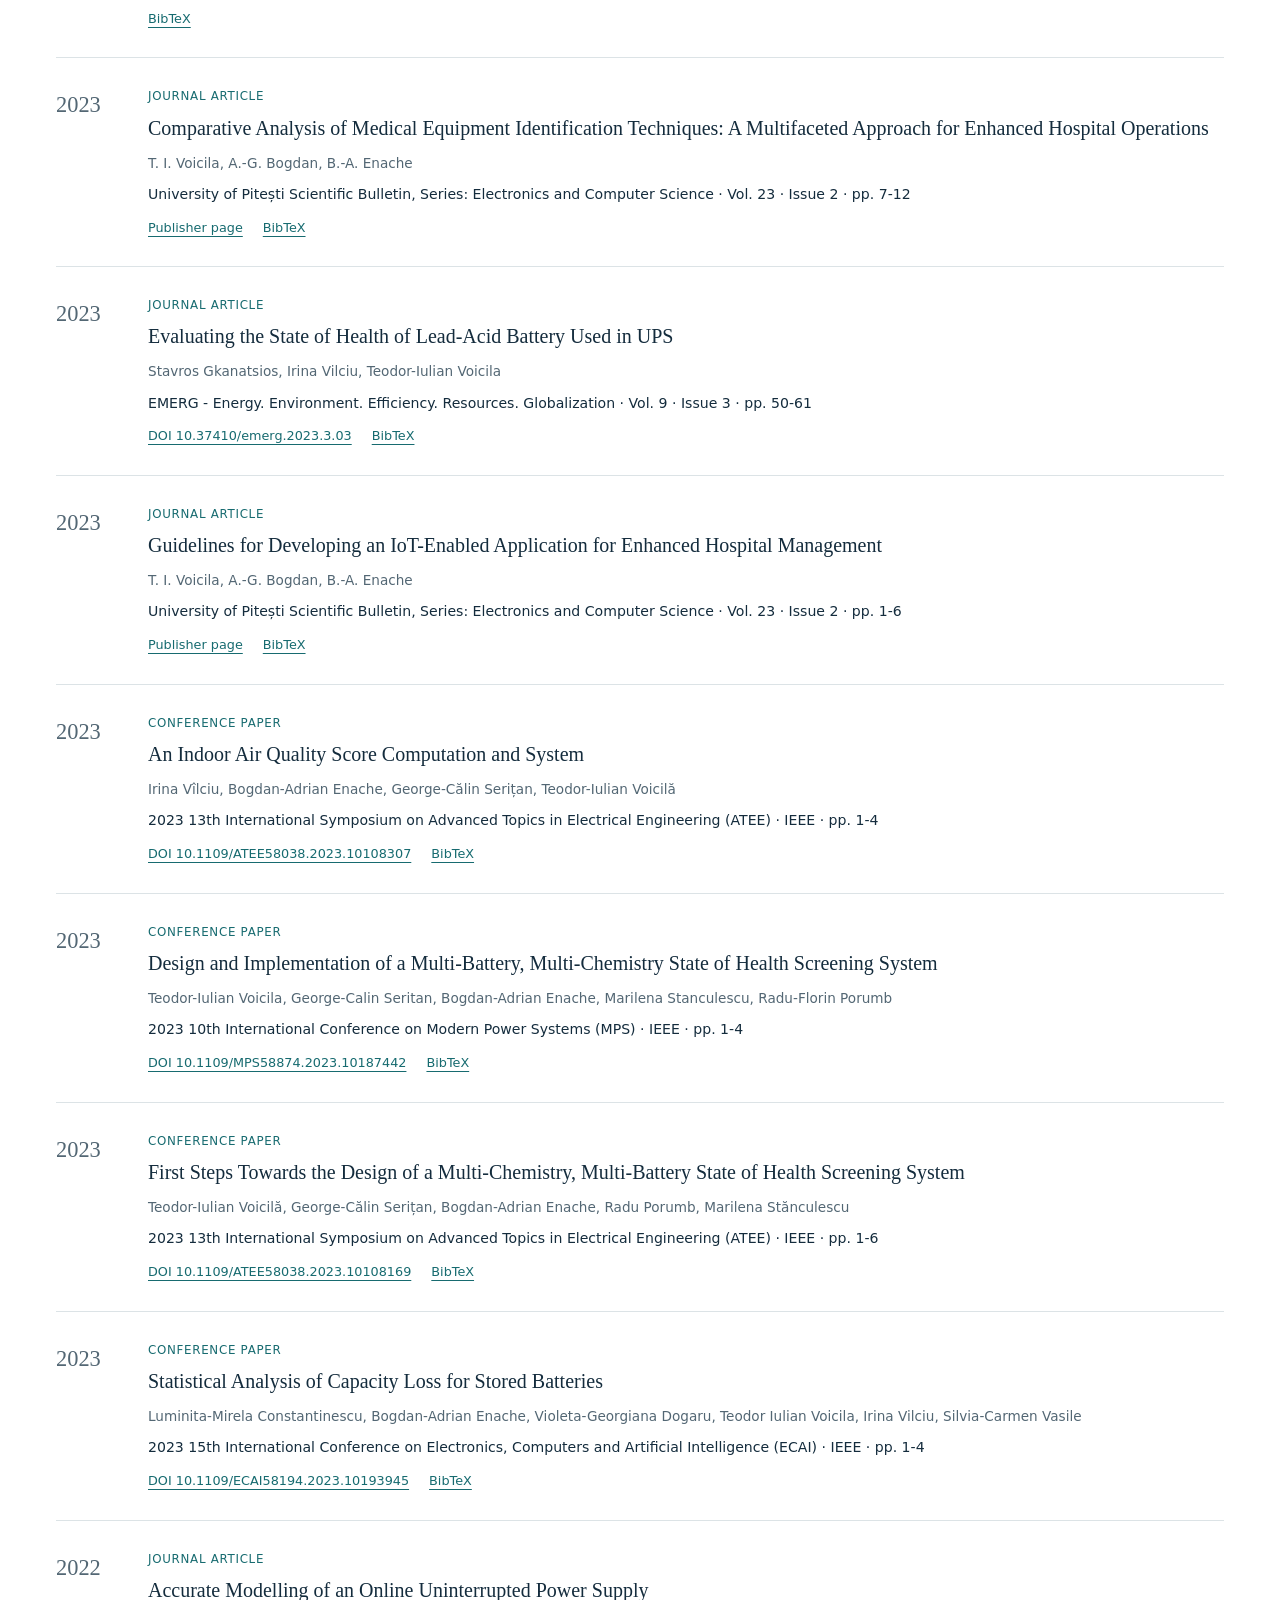
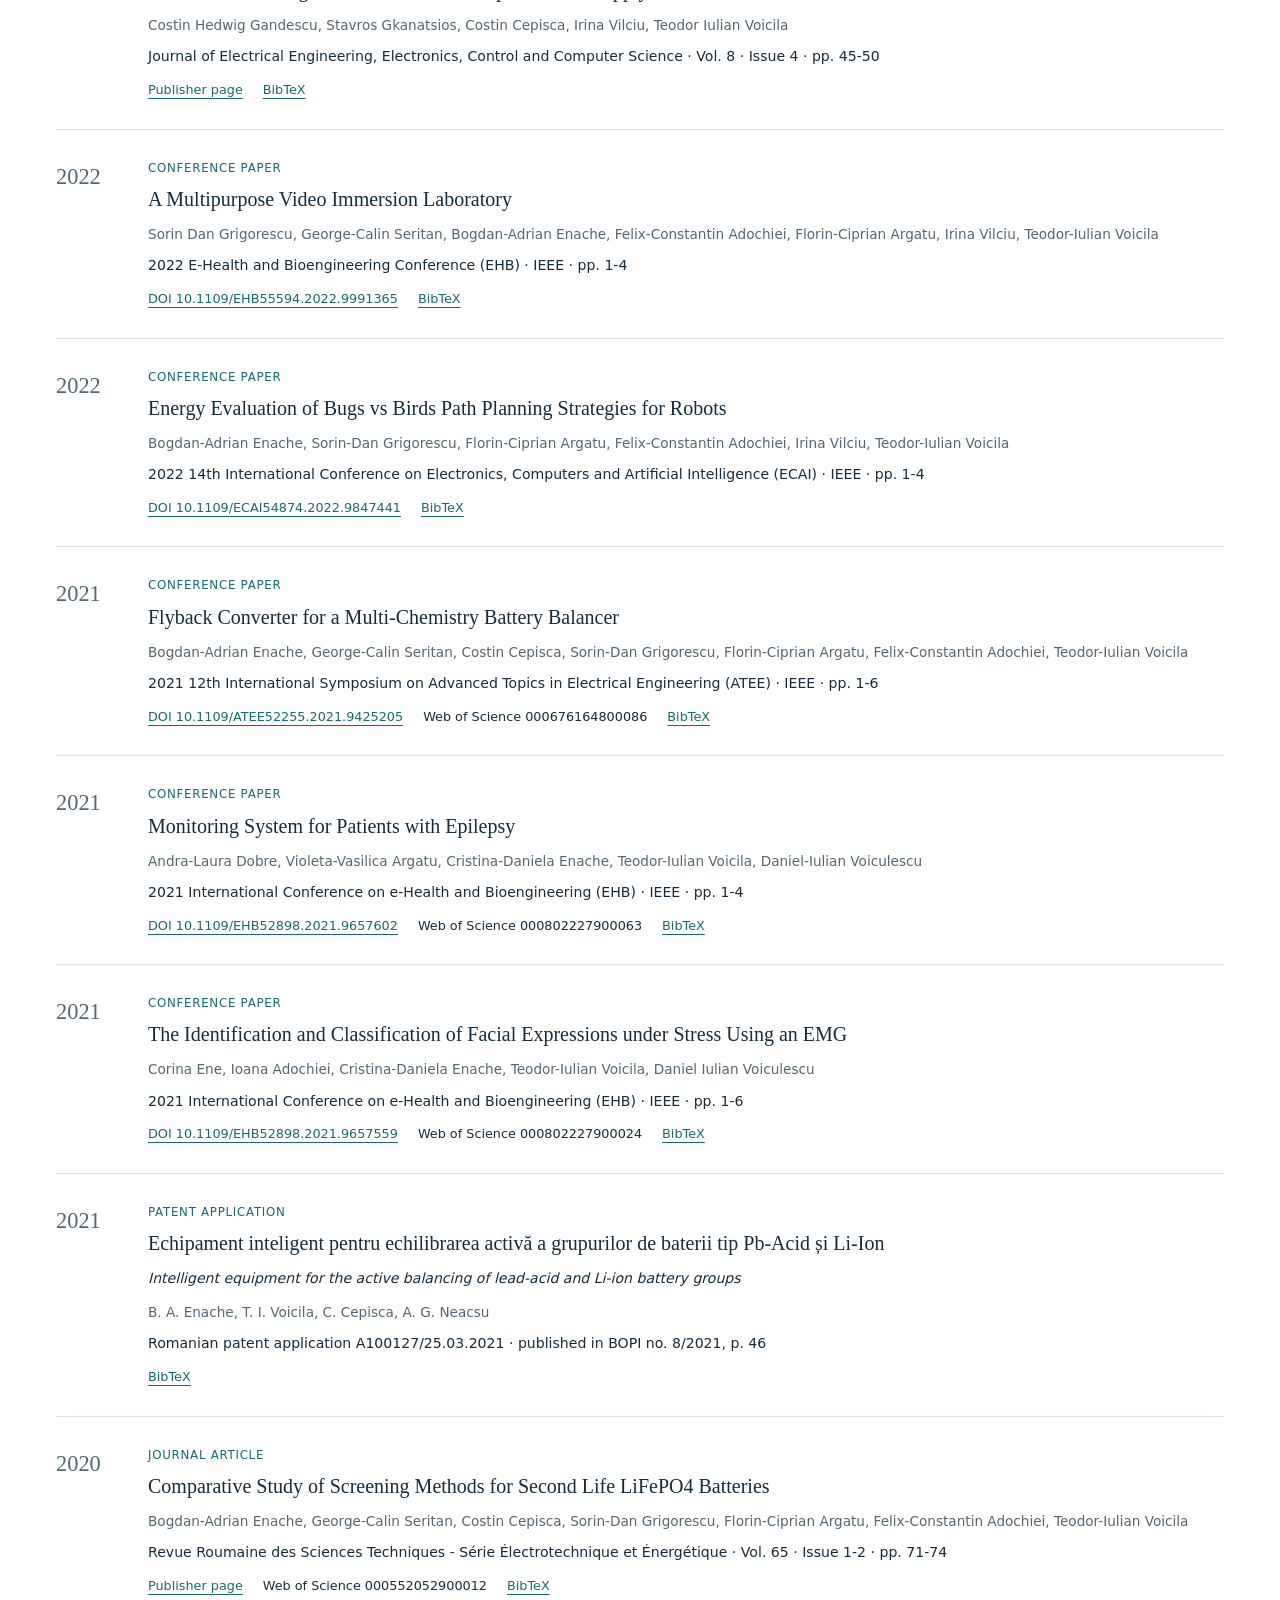
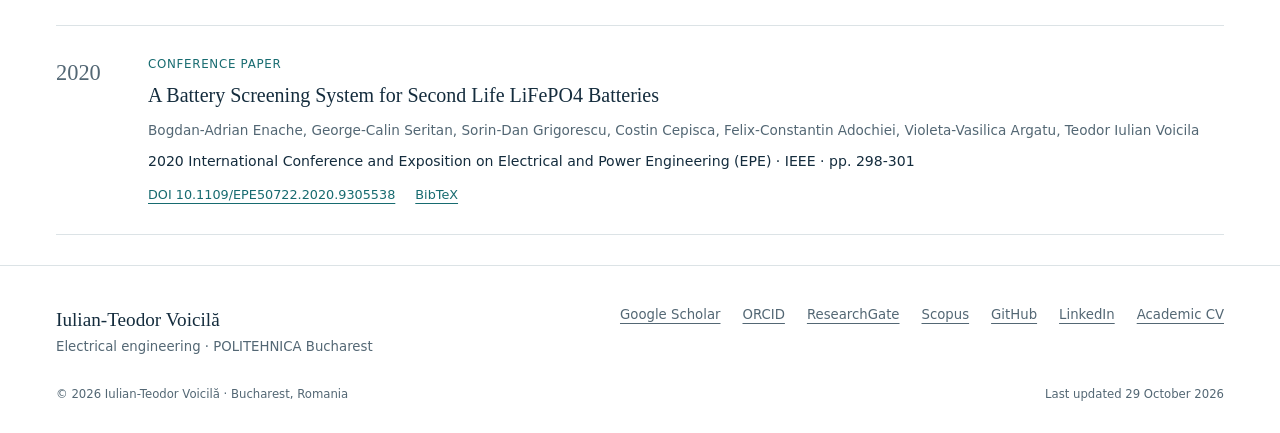
<file: publications.html>
<!doctype html>
<html lang="en-GB">
<head>
  <meta charset="utf-8">
  <meta name="viewport" content="width=device-width,initial-scale=1">
  <title>Publications | Iulian-Teodor Voicilă</title>
  <meta name="description" content="Academic profile of Iulian-Teodor Voicilă, PhD: research on battery screening and electrical measurements, publications, teaching and open data. POLITEHNICA Bucharest.">
  <meta name="author" content="Iulian-Teodor Voicilă">
  <link rel="canonical" href="https://iulian-voicila.github.io/publications.html">
  <meta name="theme-color" content="#142f40">
  <link rel="icon" href="assets/favicon.svg" type="image/svg+xml">
  <link rel="stylesheet" href="styles.css">
  <script src="app.js" defer></script>
</head>
<body>
  <a class="skip" href="#main">Skip to content</a>
  <header class="header">
    <div class="wrap header-inner">
      <a class="brand" href="index.html"><span class="monogram">IV</span><span class="brand-name">Iulian-Teodor Voicilă<small>Research &amp; academic profile</small></span></a>
      <button class="menu-toggle" aria-controls="main-nav" aria-expanded="false">Menu</button>
      <nav class="nav" id="main-nav" aria-label="Main navigation">
        <a href="index.html">Overview</a>
        <a href="research.html">Research</a>
        <a href="publications.html" aria-current="page">Publications</a>
        <a href="teaching.html">Teaching</a>
        <a href="about.html">About</a>
        <a href="contact.html">Contact</a>
      </nav>
    </div>
  </header>
  <main id="main">
    <div class="wrap page-intro">
      <p class="eyebrow">Publication catalogue</p>
      <h1>Publications &amp; research outputs</h1>
      <p class="lead">27 research outputs: journal articles, conference papers, books, patent applications, datasets and software.</p>
      <div class="profile-links"><a href="https://scholar.google.com/citations?user=yGQCFZMAAAAJ&amp;hl=en" target="_blank" rel="noopener noreferrer">Google Scholar</a><a href="https://orcid.org/0000-0002-6033-2934" target="_blank" rel="noopener noreferrer">ORCID</a></div>
      <div class="buttons"><a href="publications.bib" class="button secondary">Download BibTeX</a><a href="data/publications.json" class="button secondary">Download catalogue data</a></div>
    </div>
    <section class="wrap">
      <figure style="margin:0">
        <div class="bar-chart" role="img" aria-label="Records by year: 2020: 2, 2021: 4, 2022: 3, 2023: 7, 2024: 2, 2025: 5, 2026: 4"><div class="bar-wrap"><span class="bar-count">2</span><div class="bar" style="height:30.0px" aria-hidden="true"></div><span class="bar-label">2020</span></div><div class="bar-wrap"><span class="bar-count">4</span><div class="bar" style="height:60.0px" aria-hidden="true"></div><span class="bar-label">2021</span></div><div class="bar-wrap"><span class="bar-count">3</span><div class="bar" style="height:45.0px" aria-hidden="true"></div><span class="bar-label">2022</span></div><div class="bar-wrap"><span class="bar-count">7</span><div class="bar" style="height:105.0px" aria-hidden="true"></div><span class="bar-label">2023</span></div><div class="bar-wrap"><span class="bar-count">2</span><div class="bar" style="height:30.0px" aria-hidden="true"></div><span class="bar-label">2024</span></div><div class="bar-wrap"><span class="bar-count">5</span><div class="bar" style="height:75.0px" aria-hidden="true"></div><span class="bar-label">2025</span></div><div class="bar-wrap"><span class="bar-count">4</span><div class="bar" style="height:60.0px" aria-hidden="true"></div><span class="bar-label">2026</span></div></div>
        <figcaption class="figure-note">Records by year · Google Scholar: 62 citations, h-index 5, i10-index 1, observed 28 October 2026.</figcaption>
      </figure>
      <form class="filters" data-filter-form data-noun="records">
        <label class="search-field">Search publications<input type="search" placeholder="Title, author, journal or DOI" aria-label="Search publications"></label>
        <label>Year<select name="year" aria-label="Filter by year"><option value="">All years</option><option value="2026">2026</option><option value="2025">2025</option><option value="2024">2024</option><option value="2023">2023</option><option value="2022">2022</option><option value="2021">2021</option><option value="2020">2020</option></select></label>
        <label>Type<select name="type" aria-label="Filter by type"><option value="">All types</option><option value="Journal article">Journal article</option><option value="Conference paper">Conference paper</option><option value="Book">Book</option><option value="Patent application">Patent application</option><option value="Dataset">Dataset</option><option value="Software">Software</option></select></label>
        <label>Topic<select name="topic" aria-label="Filter by topic"><option value="">All topics</option><option value="Batteries &amp; second life">Batteries &amp; second life</option><option value="Biomedical &amp; healthcare systems">Biomedical &amp; healthcare systems</option><option value="Education &amp; laboratories">Education &amp; laboratories</option><option value="Measurement &amp; instrumentation">Measurement &amp; instrumentation</option><option value="Power electronics">Power electronics</option><option value="Power systems &amp; communication">Power systems &amp; communication</option></select></label>
        <button type="button" class="button secondary" data-reset>Reset</button>
      </form>
      <div class="filter-count"><span data-result-count>27 of 27 records</span></div>
      <div class="pub-list">
          <article class="pub-row" id="book-2026" data-search="Modern Electrical &amp; Electronic Measurement Labs  G. C. Seritan, T. I. Voicila, I. Vilciu, B. A. Enache Editura POLITEHNICA Press, Bucharest · 172 pages · ISBN 978-630-339-035-2  " data-year="2026" data-type="Book" data-topic="Education &amp; laboratories|Measurement &amp; instrumentation">
            <div class="pub-year">2026</div>
            <div>
              <div class="pub-meta">Book</div>
              <h3>Modern Electrical &amp; Electronic Measurement Labs</h3>
              <p class="pub-authors">G. C. Seritan, T. I. Voicila, I. Vilciu, B. A. Enache</p>
              <p class="pub-venue">Editura POLITEHNICA Press, Bucharest · 172 pages · ISBN 978-630-339-035-2</p>
              <div class="pub-actions"><a href="publications.bib">BibTeX</a></div>
            </div>
          </article>
          <article class="pub-row" id="data-ocv-2026" data-search="24-Hour Raw OCV Relaxation Dataset for Rechargeable Batteries with Different Chemistries  Iulian-Teodor Voicila, Bogdan-Adrian Enache, Irina Vilciu, George-Calin Seritan IEEE DataPort · CC BY 4.0 10.21227/651q-8v82 " data-year="2026" data-type="Dataset" data-topic="Batteries &amp; second life">
            <div class="pub-year">2026</div>
            <div>
              <div class="pub-meta">Dataset</div>
              <h3><a href="https://doi.org/10.21227/651q-8v82" target="_blank" rel="noopener noreferrer">24-Hour Raw OCV Relaxation Dataset for Rechargeable Batteries with Different Chemistries</a></h3>
              <p class="pub-authors">Iulian-Teodor Voicila, Bogdan-Adrian Enache, Irina Vilciu, George-Calin Seritan</p>
              <p class="pub-venue">IEEE DataPort · CC BY 4.0</p>
              <div class="pub-actions"><a href="https://doi.org/10.21227/651q-8v82" target="_blank" rel="noopener noreferrer">DOI 10.21227/651q-8v82</a> <a href="publications.bib">BibTeX</a></div>
            </div>
          </article>
          <article class="pub-row" id="data-cdc-2026" data-search="Battery Charge-Discharge Voltage Curves  Iulian-Teodor Voicila, Bogdan-Adrian Enache, Irina Vilciu, George Calin Seritan IEEE DataPort · CC BY 4.0 10.21227/cm0f-jg66 " data-year="2026" data-type="Dataset" data-topic="Batteries &amp; second life">
            <div class="pub-year">2026</div>
            <div>
              <div class="pub-meta">Dataset</div>
              <h3><a href="https://doi.org/10.21227/cm0f-jg66" target="_blank" rel="noopener noreferrer">Battery Charge-Discharge Voltage Curves</a></h3>
              <p class="pub-authors">Iulian-Teodor Voicila, Bogdan-Adrian Enache, Irina Vilciu, George Calin Seritan</p>
              <p class="pub-venue">IEEE DataPort · CC BY 4.0</p>
              <div class="pub-actions"><a href="https://doi.org/10.21227/cm0f-jg66" target="_blank" rel="noopener noreferrer">DOI 10.21227/cm0f-jg66</a> <a href="publications.bib">BibTeX</a></div>
            </div>
          </article>
          <article class="pub-row" id="mee-2026" data-search="MEE - A Bilingual Gamified Learning Application for Electrical and Electronic Measurements, with App-Generated Instrument Figures  Iulian-Teodor Voicilă Zenodo · source code under Apache-2.0 10.5281/zenodo.23105028 " data-year="2026" data-type="Software" data-topic="Education &amp; laboratories|Measurement &amp; instrumentation">
            <div class="pub-year">2026</div>
            <div>
              <div class="pub-meta">Software</div>
              <h3><a href="https://doi.org/10.5281/zenodo.23105028" target="_blank" rel="noopener noreferrer">MEE - A Bilingual Gamified Learning Application for Electrical and Electronic Measurements, with App-Generated Instrument Figures</a></h3>
              <p class="pub-authors">Iulian-Teodor Voicilă</p>
              <p class="pub-venue">Zenodo · source code under Apache-2.0</p>
              <div class="pub-actions"><a href="https://doi.org/10.5281/zenodo.23105028" target="_blank" rel="noopener noreferrer">DOI 10.5281/zenodo.23105028</a> <a href="publications.bib">BibTeX</a></div>
            </div>
          </article>
          <article class="pub-row" id="upb-2025" data-search="A High-Speed Multi-Chemistry and Multi-Battery State-of-Health Screening System for Retired Lithium-Ion Batteries  Teodor-Iulian Voicila, Bogdan-Adrian Enache, Mihaela-Viorica Mateescu, George-Calin Seritan U.P.B. Scientific Bulletin, Series C - Electrical Engineering and Computer Science · Vol. 87 · Issue 3  WOS:001562110500021" data-year="2025" data-type="Journal article" data-topic="Batteries &amp; second life|Power electronics">
            <div class="pub-year">2025</div>
            <div>
              <div class="pub-meta">Journal article</div>
              <h3><a href="https://www.scientificbulletin.upb.ro/static/pdfs/full824_540621.pdf" target="_blank" rel="noopener noreferrer">A High-Speed Multi-Chemistry and Multi-Battery State-of-Health Screening System for Retired Lithium-Ion Batteries</a></h3>
              <p class="pub-authors">Teodor-Iulian Voicila, Bogdan-Adrian Enache, Mihaela-Viorica Mateescu, George-Calin Seritan</p>
              <p class="pub-venue">U.P.B. Scientific Bulletin, Series C - Electrical Engineering and Computer Science · Vol. 87 · Issue 3</p>
              <div class="pub-actions"><a href="https://www.scientificbulletin.upb.ro/static/pdfs/full824_540621.pdf" target="_blank" rel="noopener noreferrer">Publisher page</a> <span>Web of Science 001562110500021</span> <a href="publications.bib">BibTeX</a></div>
            </div>
          </article>
          <article class="pub-row" id="batteries-2025" data-search="Enhanced OCV Estimation in LiFePO4 Batteries: A Novel Statistical Approach Leveraging Real-Time Knee/Elbow Detection  Teodor-Iulian Voicila, Bogdan-Adrian Enache, Vasilis Argyriou, Panagiotis Sarigiannidis, Mihai-Alexandru Pisla, George-Calin Seritan Batteries (MDPI) · Vol. 11 · Issue 5 · Article 186 10.3390/batteries11050186 WOS:001496608900001" data-year="2025" data-type="Journal article" data-topic="Batteries &amp; second life">
            <div class="pub-year">2025</div>
            <div>
              <div class="pub-meta">Journal article</div>
              <h3><a href="https://doi.org/10.3390/batteries11050186" target="_blank" rel="noopener noreferrer">Enhanced OCV Estimation in LiFePO4 Batteries: A Novel Statistical Approach Leveraging Real-Time Knee/Elbow Detection</a></h3>
              <p class="pub-authors">Teodor-Iulian Voicila, Bogdan-Adrian Enache, Vasilis Argyriou, Panagiotis Sarigiannidis, Mihai-Alexandru Pisla, George-Calin Seritan</p>
              <p class="pub-venue">Batteries (MDPI) · Vol. 11 · Issue 5 · Article 186</p>
              <div class="pub-actions"><a href="https://doi.org/10.3390/batteries11050186" target="_blank" rel="noopener noreferrer">DOI 10.3390/batteries11050186</a> <span>Web of Science 001496608900001</span> <a href="publications.bib">BibTeX</a></div>
            </div>
          </article>
          <article class="pub-row" id="electronics-2025" data-search="High-Speed SMVs Subscriber Design for FPGA Architectures  Mihai-Alexandru Pisla, Bogdan-Adrian Enache, Vasilis Argyriou, Panagiotis Sarigiannidis, Teodor-Iulian Voicila, George-Calin Seritan Electronics (MDPI) · Vol. 14 · Issue 11 · Article 2135 10.3390/electronics14112135 WOS:001505875500001" data-year="2025" data-type="Journal article" data-topic="Power systems &amp; communication">
            <div class="pub-year">2025</div>
            <div>
              <div class="pub-meta">Journal article</div>
              <h3><a href="https://doi.org/10.3390/electronics14112135" target="_blank" rel="noopener noreferrer">High-Speed SMVs Subscriber Design for FPGA Architectures</a></h3>
              <p class="pub-authors">Mihai-Alexandru Pisla, Bogdan-Adrian Enache, Vasilis Argyriou, Panagiotis Sarigiannidis, Teodor-Iulian Voicila, George-Calin Seritan</p>
              <p class="pub-venue">Electronics (MDPI) · Vol. 14 · Issue 11 · Article 2135</p>
              <div class="pub-actions"><a href="https://doi.org/10.3390/electronics14112135" target="_blank" rel="noopener noreferrer">DOI 10.3390/electronics14112135</a> <span>Web of Science 001505875500001</span> <a href="publications.bib">BibTeX</a></div>
            </div>
          </article>
          <article class="pub-row" id="book-2025" data-search="Electrical Experiments - From Fundamentals to Advanced Measurements, Vol. 2  G. C. Seritan, B. A. Enache, I. Vilciu, T. I. Voicila Editura POLITEHNICA Press, Bucharest · 91 pages · ISBN 978-630-339-006-2  " data-year="2025" data-type="Book" data-topic="Education &amp; laboratories|Measurement &amp; instrumentation">
            <div class="pub-year">2025</div>
            <div>
              <div class="pub-meta">Book</div>
              <h3>Electrical Experiments - From Fundamentals to Advanced Measurements, Vol. 2</h3>
              <p class="pub-authors">G. C. Seritan, B. A. Enache, I. Vilciu, T. I. Voicila</p>
              <p class="pub-venue">Editura POLITEHNICA Press, Bucharest · 91 pages · ISBN 978-630-339-006-2</p>
              <div class="pub-actions"><a href="publications.bib">BibTeX</a></div>
            </div>
          </article>
          <article class="pub-row" id="patent-2025" data-search="Metodă și sistem de sortare automată a bateriilor care și-au atins limita de viață în vederea reutilizării lor Method and system for the automatic sorting of end-of-life batteries for reuse B. A. Enache, T. I. Voicila, G. C. Seritan Romanian patent application A139035/30.07.2025 · published in BOPI no. 7/2025, p. 27  " data-year="2025" data-type="Patent application" data-topic="Batteries &amp; second life">
            <div class="pub-year">2025</div>
            <div>
              <div class="pub-meta">Patent application</div>
              <h3>Metodă și sistem de sortare automată a bateriilor care și-au atins limita de viață în vederea reutilizării lor</h3>
            <p class="pub-venue"><em>Method and system for the automatic sorting of end-of-life batteries for reuse</em></p>
              <p class="pub-authors">B. A. Enache, T. I. Voicila, G. C. Seritan</p>
              <p class="pub-venue">Romanian patent application A139035/30.07.2025 · published in BOPI no. 7/2025, p. 27</p>
              <div class="pub-actions"><a href="publications.bib">BibTeX</a></div>
            </div>
          </article>
          <article class="pub-row" id="rrst-2024" data-search="Analysis of Bidirectional DC-DC Power Converters for Screening Systems of Retired Batteries  Teodor-Iulian Voicila, George-Calin Seritan, Bogdan-Adrian Enache Revue Roumaine des Sciences Techniques - Série Électrotechnique et Énergétique · Vol. 69 · Issue 3 · pp. 311-316 10.59277/RRST-EE.2024.69.3.10 WOS:001319210900010" data-year="2024" data-type="Journal article" data-topic="Batteries &amp; second life|Power electronics">
            <div class="pub-year">2024</div>
            <div>
              <div class="pub-meta">Journal article</div>
              <h3><a href="https://doi.org/10.59277/RRST-EE.2024.69.3.10" target="_blank" rel="noopener noreferrer">Analysis of Bidirectional DC-DC Power Converters for Screening Systems of Retired Batteries</a></h3>
              <p class="pub-authors">Teodor-Iulian Voicila, George-Calin Seritan, Bogdan-Adrian Enache</p>
              <p class="pub-venue">Revue Roumaine des Sciences Techniques - Série Électrotechnique et Énergétique · Vol. 69 · Issue 3 · pp. 311-316</p>
              <div class="pub-actions"><a href="https://doi.org/10.59277/RRST-EE.2024.69.3.10" target="_blank" rel="noopener noreferrer">DOI 10.59277/RRST-EE.2024.69.3.10</a> <span>Web of Science 001319210900010</span> <a href="publications.bib">BibTeX</a></div>
            </div>
          </article>
          <article class="pub-row" id="book-2024" data-search="Electrical Experiments - From Fundamentals to Advanced Measurements, Vol. 1  G. C. Seritan, B. A. Enache, I. Vilciu, T. I. Voicila Editura POLITEHNICA Press, Bucharest · 95 pages · ISBN 978-630-339-001-7  " data-year="2024" data-type="Book" data-topic="Education &amp; laboratories|Measurement &amp; instrumentation">
            <div class="pub-year">2024</div>
            <div>
              <div class="pub-meta">Book</div>
              <h3>Electrical Experiments - From Fundamentals to Advanced Measurements, Vol. 1</h3>
              <p class="pub-authors">G. C. Seritan, B. A. Enache, I. Vilciu, T. I. Voicila</p>
              <p class="pub-venue">Editura POLITEHNICA Press, Bucharest · 95 pages · ISBN 978-630-339-001-7</p>
              <div class="pub-actions"><a href="publications.bib">BibTeX</a></div>
            </div>
          </article>
          <article class="pub-row" id="pitesti-2023b" data-search="Comparative Analysis of Medical Equipment Identification Techniques: A Multifaceted Approach for Enhanced Hospital Operations  T. I. Voicila, A.-G. Bogdan, B.-A. Enache University of Pitești Scientific Bulletin, Series: Electronics and Computer Science · Vol. 23 · Issue 2 · pp. 7-12  " data-year="2023" data-type="Journal article" data-topic="Biomedical &amp; healthcare systems">
            <div class="pub-year">2023</div>
            <div>
              <div class="pub-meta">Journal article</div>
              <h3><a href="https://ceps.upit.ro/archive/view/2023_2_2.html" target="_blank" rel="noopener noreferrer">Comparative Analysis of Medical Equipment Identification Techniques: A Multifaceted Approach for Enhanced Hospital Operations</a></h3>
              <p class="pub-authors">T. I. Voicila, A.-G. Bogdan, B.-A. Enache</p>
              <p class="pub-venue">University of Pitești Scientific Bulletin, Series: Electronics and Computer Science · Vol. 23 · Issue 2 · pp. 7-12</p>
              <div class="pub-actions"><a href="https://ceps.upit.ro/archive/view/2023_2_2.html" target="_blank" rel="noopener noreferrer">Publisher page</a> <a href="publications.bib">BibTeX</a></div>
            </div>
          </article>
          <article class="pub-row" id="emerg-2023" data-search="Evaluating the State of Health of Lead-Acid Battery Used in UPS  Stavros Gkanatsios, Irina Vilciu, Teodor-Iulian Voicila EMERG - Energy. Environment. Efficiency. Resources. Globalization · Vol. 9 · Issue 3 · pp. 50-61 10.37410/emerg.2023.3.03 " data-year="2023" data-type="Journal article" data-topic="Batteries &amp; second life">
            <div class="pub-year">2023</div>
            <div>
              <div class="pub-meta">Journal article</div>
              <h3><a href="https://doi.org/10.37410/emerg.2023.3.03" target="_blank" rel="noopener noreferrer">Evaluating the State of Health of Lead-Acid Battery Used in UPS</a></h3>
              <p class="pub-authors">Stavros Gkanatsios, Irina Vilciu, Teodor-Iulian Voicila</p>
              <p class="pub-venue">EMERG - Energy. Environment. Efficiency. Resources. Globalization · Vol. 9 · Issue 3 · pp. 50-61</p>
              <div class="pub-actions"><a href="https://doi.org/10.37410/emerg.2023.3.03" target="_blank" rel="noopener noreferrer">DOI 10.37410/emerg.2023.3.03</a> <a href="publications.bib">BibTeX</a></div>
            </div>
          </article>
          <article class="pub-row" id="pitesti-2023a" data-search="Guidelines for Developing an IoT-Enabled Application for Enhanced Hospital Management  T. I. Voicila, A.-G. Bogdan, B.-A. Enache University of Pitești Scientific Bulletin, Series: Electronics and Computer Science · Vol. 23 · Issue 2 · pp. 1-6  " data-year="2023" data-type="Journal article" data-topic="Biomedical &amp; healthcare systems">
            <div class="pub-year">2023</div>
            <div>
              <div class="pub-meta">Journal article</div>
              <h3><a href="https://ceps.upit.ro/archive/view/2023_2_1.html" target="_blank" rel="noopener noreferrer">Guidelines for Developing an IoT-Enabled Application for Enhanced Hospital Management</a></h3>
              <p class="pub-authors">T. I. Voicila, A.-G. Bogdan, B.-A. Enache</p>
              <p class="pub-venue">University of Pitești Scientific Bulletin, Series: Electronics and Computer Science · Vol. 23 · Issue 2 · pp. 1-6</p>
              <div class="pub-actions"><a href="https://ceps.upit.ro/archive/view/2023_2_1.html" target="_blank" rel="noopener noreferrer">Publisher page</a> <a href="publications.bib">BibTeX</a></div>
            </div>
          </article>
          <article class="pub-row" id="atee-2023b" data-search="An Indoor Air Quality Score Computation and System  Irina Vîlciu, Bogdan-Adrian Enache, George-Călin Serițan, Teodor-Iulian Voicilă 2023 13th International Symposium on Advanced Topics in Electrical Engineering (ATEE) · IEEE · pp. 1-4 10.1109/ATEE58038.2023.10108307 " data-year="2023" data-type="Conference paper" data-topic="Measurement &amp; instrumentation">
            <div class="pub-year">2023</div>
            <div>
              <div class="pub-meta">Conference paper</div>
              <h3><a href="https://doi.org/10.1109/ATEE58038.2023.10108307" target="_blank" rel="noopener noreferrer">An Indoor Air Quality Score Computation and System</a></h3>
              <p class="pub-authors">Irina Vîlciu, Bogdan-Adrian Enache, George-Călin Serițan, Teodor-Iulian Voicilă</p>
              <p class="pub-venue">2023 13th International Symposium on Advanced Topics in Electrical Engineering (ATEE) · IEEE · pp. 1-4</p>
              <div class="pub-actions"><a href="https://doi.org/10.1109/ATEE58038.2023.10108307" target="_blank" rel="noopener noreferrer">DOI 10.1109/ATEE58038.2023.10108307</a> <a href="publications.bib">BibTeX</a></div>
            </div>
          </article>
          <article class="pub-row" id="mps-2023" data-search="Design and Implementation of a Multi-Battery, Multi-Chemistry State of Health Screening System  Teodor-Iulian Voicila, George-Calin Seritan, Bogdan-Adrian Enache, Marilena Stanculescu, Radu-Florin Porumb 2023 10th International Conference on Modern Power Systems (MPS) · IEEE · pp. 1-4 10.1109/MPS58874.2023.10187442 " data-year="2023" data-type="Conference paper" data-topic="Batteries &amp; second life|Power electronics">
            <div class="pub-year">2023</div>
            <div>
              <div class="pub-meta">Conference paper</div>
              <h3><a href="https://doi.org/10.1109/MPS58874.2023.10187442" target="_blank" rel="noopener noreferrer">Design and Implementation of a Multi-Battery, Multi-Chemistry State of Health Screening System</a></h3>
              <p class="pub-authors">Teodor-Iulian Voicila, George-Calin Seritan, Bogdan-Adrian Enache, Marilena Stanculescu, Radu-Florin Porumb</p>
              <p class="pub-venue">2023 10th International Conference on Modern Power Systems (MPS) · IEEE · pp. 1-4</p>
              <div class="pub-actions"><a href="https://doi.org/10.1109/MPS58874.2023.10187442" target="_blank" rel="noopener noreferrer">DOI 10.1109/MPS58874.2023.10187442</a> <a href="publications.bib">BibTeX</a></div>
            </div>
          </article>
          <article class="pub-row" id="atee-2023a" data-search="First Steps Towards the Design of a Multi-Chemistry, Multi-Battery State of Health Screening System  Teodor-Iulian Voicilă, George-Călin Serițan, Bogdan-Adrian Enache, Radu Porumb, Marilena Stănculescu 2023 13th International Symposium on Advanced Topics in Electrical Engineering (ATEE) · IEEE · pp. 1-6 10.1109/ATEE58038.2023.10108169 " data-year="2023" data-type="Conference paper" data-topic="Batteries &amp; second life">
            <div class="pub-year">2023</div>
            <div>
              <div class="pub-meta">Conference paper</div>
              <h3><a href="https://doi.org/10.1109/ATEE58038.2023.10108169" target="_blank" rel="noopener noreferrer">First Steps Towards the Design of a Multi-Chemistry, Multi-Battery State of Health Screening System</a></h3>
              <p class="pub-authors">Teodor-Iulian Voicilă, George-Călin Serițan, Bogdan-Adrian Enache, Radu Porumb, Marilena Stănculescu</p>
              <p class="pub-venue">2023 13th International Symposium on Advanced Topics in Electrical Engineering (ATEE) · IEEE · pp. 1-6</p>
              <div class="pub-actions"><a href="https://doi.org/10.1109/ATEE58038.2023.10108169" target="_blank" rel="noopener noreferrer">DOI 10.1109/ATEE58038.2023.10108169</a> <a href="publications.bib">BibTeX</a></div>
            </div>
          </article>
          <article class="pub-row" id="ecai-2023" data-search="Statistical Analysis of Capacity Loss for Stored Batteries  Luminita-Mirela Constantinescu, Bogdan-Adrian Enache, Violeta-Georgiana Dogaru, Teodor Iulian Voicila, Irina Vilciu, Silvia-Carmen Vasile 2023 15th International Conference on Electronics, Computers and Artificial Intelligence (ECAI) · IEEE · pp. 1-4 10.1109/ECAI58194.2023.10193945 " data-year="2023" data-type="Conference paper" data-topic="Batteries &amp; second life">
            <div class="pub-year">2023</div>
            <div>
              <div class="pub-meta">Conference paper</div>
              <h3><a href="https://doi.org/10.1109/ECAI58194.2023.10193945" target="_blank" rel="noopener noreferrer">Statistical Analysis of Capacity Loss for Stored Batteries</a></h3>
              <p class="pub-authors">Luminita-Mirela Constantinescu, Bogdan-Adrian Enache, Violeta-Georgiana Dogaru, Teodor Iulian Voicila, Irina Vilciu, Silvia-Carmen Vasile</p>
              <p class="pub-venue">2023 15th International Conference on Electronics, Computers and Artificial Intelligence (ECAI) · IEEE · pp. 1-4</p>
              <div class="pub-actions"><a href="https://doi.org/10.1109/ECAI58194.2023.10193945" target="_blank" rel="noopener noreferrer">DOI 10.1109/ECAI58194.2023.10193945</a> <a href="publications.bib">BibTeX</a></div>
            </div>
          </article>
          <article class="pub-row" id="jeeeccs-2022" data-search="Accurate Modelling of an Online Uninterrupted Power Supply  Costin Hedwig Gandescu, Stavros Gkanatsios, Costin Cepisca, Irina Vilciu, Teodor Iulian Voicila Journal of Electrical Engineering, Electronics, Control and Computer Science · Vol. 8 · Issue 4 · pp. 45-50  " data-year="2022" data-type="Journal article" data-topic="Power electronics">
            <div class="pub-year">2022</div>
            <div>
              <div class="pub-meta">Journal article</div>
              <h3><a href="https://jeeeccs.net/index.php/journal/article/view/307" target="_blank" rel="noopener noreferrer">Accurate Modelling of an Online Uninterrupted Power Supply</a></h3>
              <p class="pub-authors">Costin Hedwig Gandescu, Stavros Gkanatsios, Costin Cepisca, Irina Vilciu, Teodor Iulian Voicila</p>
              <p class="pub-venue">Journal of Electrical Engineering, Electronics, Control and Computer Science · Vol. 8 · Issue 4 · pp. 45-50</p>
              <div class="pub-actions"><a href="https://jeeeccs.net/index.php/journal/article/view/307" target="_blank" rel="noopener noreferrer">Publisher page</a> <a href="publications.bib">BibTeX</a></div>
            </div>
          </article>
          <article class="pub-row" id="ehb-2022" data-search="A Multipurpose Video Immersion Laboratory  Sorin Dan Grigorescu, George-Calin Seritan, Bogdan-Adrian Enache, Felix-Constantin Adochiei, Florin-Ciprian Argatu, Irina Vilciu, Teodor-Iulian Voicila 2022 E-Health and Bioengineering Conference (EHB) · IEEE · pp. 1-4 10.1109/EHB55594.2022.9991365 " data-year="2022" data-type="Conference paper" data-topic="Education &amp; laboratories">
            <div class="pub-year">2022</div>
            <div>
              <div class="pub-meta">Conference paper</div>
              <h3><a href="https://doi.org/10.1109/EHB55594.2022.9991365" target="_blank" rel="noopener noreferrer">A Multipurpose Video Immersion Laboratory</a></h3>
              <p class="pub-authors">Sorin Dan Grigorescu, George-Calin Seritan, Bogdan-Adrian Enache, Felix-Constantin Adochiei, Florin-Ciprian Argatu, Irina Vilciu, Teodor-Iulian Voicila</p>
              <p class="pub-venue">2022 E-Health and Bioengineering Conference (EHB) · IEEE · pp. 1-4</p>
              <div class="pub-actions"><a href="https://doi.org/10.1109/EHB55594.2022.9991365" target="_blank" rel="noopener noreferrer">DOI 10.1109/EHB55594.2022.9991365</a> <a href="publications.bib">BibTeX</a></div>
            </div>
          </article>
          <article class="pub-row" id="ecai-2022" data-search="Energy Evaluation of Bugs vs Birds Path Planning Strategies for Robots  Bogdan-Adrian Enache, Sorin-Dan Grigorescu, Florin-Ciprian Argatu, Felix-Constantin Adochiei, Irina Vilciu, Teodor-Iulian Voicila 2022 14th International Conference on Electronics, Computers and Artificial Intelligence (ECAI) · IEEE · pp. 1-4 10.1109/ECAI54874.2022.9847441 " data-year="2022" data-type="Conference paper" data-topic="Measurement &amp; instrumentation">
            <div class="pub-year">2022</div>
            <div>
              <div class="pub-meta">Conference paper</div>
              <h3><a href="https://doi.org/10.1109/ECAI54874.2022.9847441" target="_blank" rel="noopener noreferrer">Energy Evaluation of Bugs vs Birds Path Planning Strategies for Robots</a></h3>
              <p class="pub-authors">Bogdan-Adrian Enache, Sorin-Dan Grigorescu, Florin-Ciprian Argatu, Felix-Constantin Adochiei, Irina Vilciu, Teodor-Iulian Voicila</p>
              <p class="pub-venue">2022 14th International Conference on Electronics, Computers and Artificial Intelligence (ECAI) · IEEE · pp. 1-4</p>
              <div class="pub-actions"><a href="https://doi.org/10.1109/ECAI54874.2022.9847441" target="_blank" rel="noopener noreferrer">DOI 10.1109/ECAI54874.2022.9847441</a> <a href="publications.bib">BibTeX</a></div>
            </div>
          </article>
          <article class="pub-row" id="atee-2021" data-search="Flyback Converter for a Multi-Chemistry Battery Balancer  Bogdan-Adrian Enache, George-Calin Seritan, Costin Cepisca, Sorin-Dan Grigorescu, Florin-Ciprian Argatu, Felix-Constantin Adochiei, Teodor-Iulian Voicila 2021 12th International Symposium on Advanced Topics in Electrical Engineering (ATEE) · IEEE · pp. 1-6 10.1109/ATEE52255.2021.9425205 WOS:000676164800086" data-year="2021" data-type="Conference paper" data-topic="Batteries &amp; second life|Power electronics">
            <div class="pub-year">2021</div>
            <div>
              <div class="pub-meta">Conference paper</div>
              <h3><a href="https://doi.org/10.1109/ATEE52255.2021.9425205" target="_blank" rel="noopener noreferrer">Flyback Converter for a Multi-Chemistry Battery Balancer</a></h3>
              <p class="pub-authors">Bogdan-Adrian Enache, George-Calin Seritan, Costin Cepisca, Sorin-Dan Grigorescu, Florin-Ciprian Argatu, Felix-Constantin Adochiei, Teodor-Iulian Voicila</p>
              <p class="pub-venue">2021 12th International Symposium on Advanced Topics in Electrical Engineering (ATEE) · IEEE · pp. 1-6</p>
              <div class="pub-actions"><a href="https://doi.org/10.1109/ATEE52255.2021.9425205" target="_blank" rel="noopener noreferrer">DOI 10.1109/ATEE52255.2021.9425205</a> <span>Web of Science 000676164800086</span> <a href="publications.bib">BibTeX</a></div>
            </div>
          </article>
          <article class="pub-row" id="ehb-2021a" data-search="Monitoring System for Patients with Epilepsy  Andra-Laura Dobre, Violeta-Vasilica Argatu, Cristina-Daniela Enache, Teodor-Iulian Voicila, Daniel-Iulian Voiculescu 2021 International Conference on e-Health and Bioengineering (EHB) · IEEE · pp. 1-4 10.1109/EHB52898.2021.9657602 WOS:000802227900063" data-year="2021" data-type="Conference paper" data-topic="Biomedical &amp; healthcare systems">
            <div class="pub-year">2021</div>
            <div>
              <div class="pub-meta">Conference paper</div>
              <h3><a href="https://doi.org/10.1109/EHB52898.2021.9657602" target="_blank" rel="noopener noreferrer">Monitoring System for Patients with Epilepsy</a></h3>
              <p class="pub-authors">Andra-Laura Dobre, Violeta-Vasilica Argatu, Cristina-Daniela Enache, Teodor-Iulian Voicila, Daniel-Iulian Voiculescu</p>
              <p class="pub-venue">2021 International Conference on e-Health and Bioengineering (EHB) · IEEE · pp. 1-4</p>
              <div class="pub-actions"><a href="https://doi.org/10.1109/EHB52898.2021.9657602" target="_blank" rel="noopener noreferrer">DOI 10.1109/EHB52898.2021.9657602</a> <span>Web of Science 000802227900063</span> <a href="publications.bib">BibTeX</a></div>
            </div>
          </article>
          <article class="pub-row" id="ehb-2021b" data-search="The Identification and Classification of Facial Expressions under Stress Using an EMG  Corina Ene, Ioana Adochiei, Cristina-Daniela Enache, Teodor-Iulian Voicila, Daniel Iulian Voiculescu 2021 International Conference on e-Health and Bioengineering (EHB) · IEEE · pp. 1-6 10.1109/EHB52898.2021.9657559 WOS:000802227900024" data-year="2021" data-type="Conference paper" data-topic="Biomedical &amp; healthcare systems">
            <div class="pub-year">2021</div>
            <div>
              <div class="pub-meta">Conference paper</div>
              <h3><a href="https://doi.org/10.1109/EHB52898.2021.9657559" target="_blank" rel="noopener noreferrer">The Identification and Classification of Facial Expressions under Stress Using an EMG</a></h3>
              <p class="pub-authors">Corina Ene, Ioana Adochiei, Cristina-Daniela Enache, Teodor-Iulian Voicila, Daniel Iulian Voiculescu</p>
              <p class="pub-venue">2021 International Conference on e-Health and Bioengineering (EHB) · IEEE · pp. 1-6</p>
              <div class="pub-actions"><a href="https://doi.org/10.1109/EHB52898.2021.9657559" target="_blank" rel="noopener noreferrer">DOI 10.1109/EHB52898.2021.9657559</a> <span>Web of Science 000802227900024</span> <a href="publications.bib">BibTeX</a></div>
            </div>
          </article>
          <article class="pub-row" id="patent-2021" data-search="Echipament inteligent pentru echilibrarea activă a grupurilor de baterii tip Pb-Acid și Li-Ion Intelligent equipment for the active balancing of lead-acid and Li-ion battery groups B. A. Enache, T. I. Voicila, C. Cepisca, A. G. Neacsu Romanian patent application A100127/25.03.2021 · published in BOPI no. 8/2021, p. 46  " data-year="2021" data-type="Patent application" data-topic="Batteries &amp; second life|Power electronics">
            <div class="pub-year">2021</div>
            <div>
              <div class="pub-meta">Patent application</div>
              <h3>Echipament inteligent pentru echilibrarea activă a grupurilor de baterii tip Pb-Acid și Li-Ion</h3>
            <p class="pub-venue"><em>Intelligent equipment for the active balancing of lead-acid and Li-ion battery groups</em></p>
              <p class="pub-authors">B. A. Enache, T. I. Voicila, C. Cepisca, A. G. Neacsu</p>
              <p class="pub-venue">Romanian patent application A100127/25.03.2021 · published in BOPI no. 8/2021, p. 46</p>
              <div class="pub-actions"><a href="publications.bib">BibTeX</a></div>
            </div>
          </article>
          <article class="pub-row" id="rrst-2020" data-search="Comparative Study of Screening Methods for Second Life LiFePO4 Batteries  Bogdan-Adrian Enache, George-Calin Seritan, Costin Cepisca, Sorin-Dan Grigorescu, Florin-Ciprian Argatu, Felix-Constantin Adochiei, Teodor-Iulian Voicila Revue Roumaine des Sciences Techniques - Série Électrotechnique et Énergétique · Vol. 65 · Issue 1-2 · pp. 71-74  WOS:000552052900012" data-year="2020" data-type="Journal article" data-topic="Batteries &amp; second life">
            <div class="pub-year">2020</div>
            <div>
              <div class="pub-meta">Journal article</div>
              <h3><a href="http://www.revue.elth.pub.ro/upload/25045613_BEnache_RRST_1-2_2020_pp_71-74.pdf" target="_blank" rel="noopener noreferrer">Comparative Study of Screening Methods for Second Life LiFePO4 Batteries</a></h3>
              <p class="pub-authors">Bogdan-Adrian Enache, George-Calin Seritan, Costin Cepisca, Sorin-Dan Grigorescu, Florin-Ciprian Argatu, Felix-Constantin Adochiei, Teodor-Iulian Voicila</p>
              <p class="pub-venue">Revue Roumaine des Sciences Techniques - Série Électrotechnique et Énergétique · Vol. 65 · Issue 1-2 · pp. 71-74</p>
              <div class="pub-actions"><a href="http://www.revue.elth.pub.ro/upload/25045613_BEnache_RRST_1-2_2020_pp_71-74.pdf" target="_blank" rel="noopener noreferrer">Publisher page</a> <span>Web of Science 000552052900012</span> <a href="publications.bib">BibTeX</a></div>
            </div>
          </article>
          <article class="pub-row" id="epe-2020" data-search="A Battery Screening System for Second Life LiFePO4 Batteries  Bogdan-Adrian Enache, George-Calin Seritan, Sorin-Dan Grigorescu, Costin Cepisca, Felix-Constantin Adochiei, Violeta-Vasilica Argatu, Teodor Iulian Voicila 2020 International Conference and Exposition on Electrical and Power Engineering (EPE) · IEEE · pp. 298-301 10.1109/EPE50722.2020.9305538 " data-year="2020" data-type="Conference paper" data-topic="Batteries &amp; second life">
            <div class="pub-year">2020</div>
            <div>
              <div class="pub-meta">Conference paper</div>
              <h3><a href="https://doi.org/10.1109/EPE50722.2020.9305538" target="_blank" rel="noopener noreferrer">A Battery Screening System for Second Life LiFePO4 Batteries</a></h3>
              <p class="pub-authors">Bogdan-Adrian Enache, George-Calin Seritan, Sorin-Dan Grigorescu, Costin Cepisca, Felix-Constantin Adochiei, Violeta-Vasilica Argatu, Teodor Iulian Voicila</p>
              <p class="pub-venue">2020 International Conference and Exposition on Electrical and Power Engineering (EPE) · IEEE · pp. 298-301</p>
              <div class="pub-actions"><a href="https://doi.org/10.1109/EPE50722.2020.9305538" target="_blank" rel="noopener noreferrer">DOI 10.1109/EPE50722.2020.9305538</a> <a href="publications.bib">BibTeX</a></div>
            </div>
          </article>
      </div>
      <p class="empty" data-empty hidden>No records match these filters.</p>
    </section>
  </main>
  <footer class="footer">
    <div class="wrap">
      <div class="footer-top">
        <div><strong>Iulian-Teodor Voicilă</strong><br>Electrical engineering · POLITEHNICA Bucharest</div>
        <nav aria-label="Academic profiles">
          <a href="https://scholar.google.com/citations?user=yGQCFZMAAAAJ&amp;hl=en" target="_blank" rel="noopener noreferrer">Google Scholar</a>
          <a href="https://orcid.org/0000-0002-6033-2934" target="_blank" rel="noopener noreferrer">ORCID</a>
          <a href="https://www.researchgate.net/profile/Iulian-Teodor-Voicila" target="_blank" rel="noopener noreferrer">ResearchGate</a>
          <a href="https://www.scopus.com/authid/detail.uri?authorId=57221790044" target="_blank" rel="noopener noreferrer">Scopus</a>
          <a href="https://github.com/BulyK47" target="_blank" rel="noopener noreferrer">GitHub</a>
          <a href="https://www.linkedin.com/in/iulian-teodor-voicil%C4%83-3927b1192/" target="_blank" rel="noopener noreferrer">LinkedIn</a>
          <a href="cv.html">Academic CV</a>
        </nav>
      </div>
      <div class="footer-bottom"><span>© 2026 Iulian-Teodor Voicilă · Bucharest, Romania</span><span>Last updated 29 October 2026</span></div>
    </div>
  </footer>
</body>
</html>
</file>
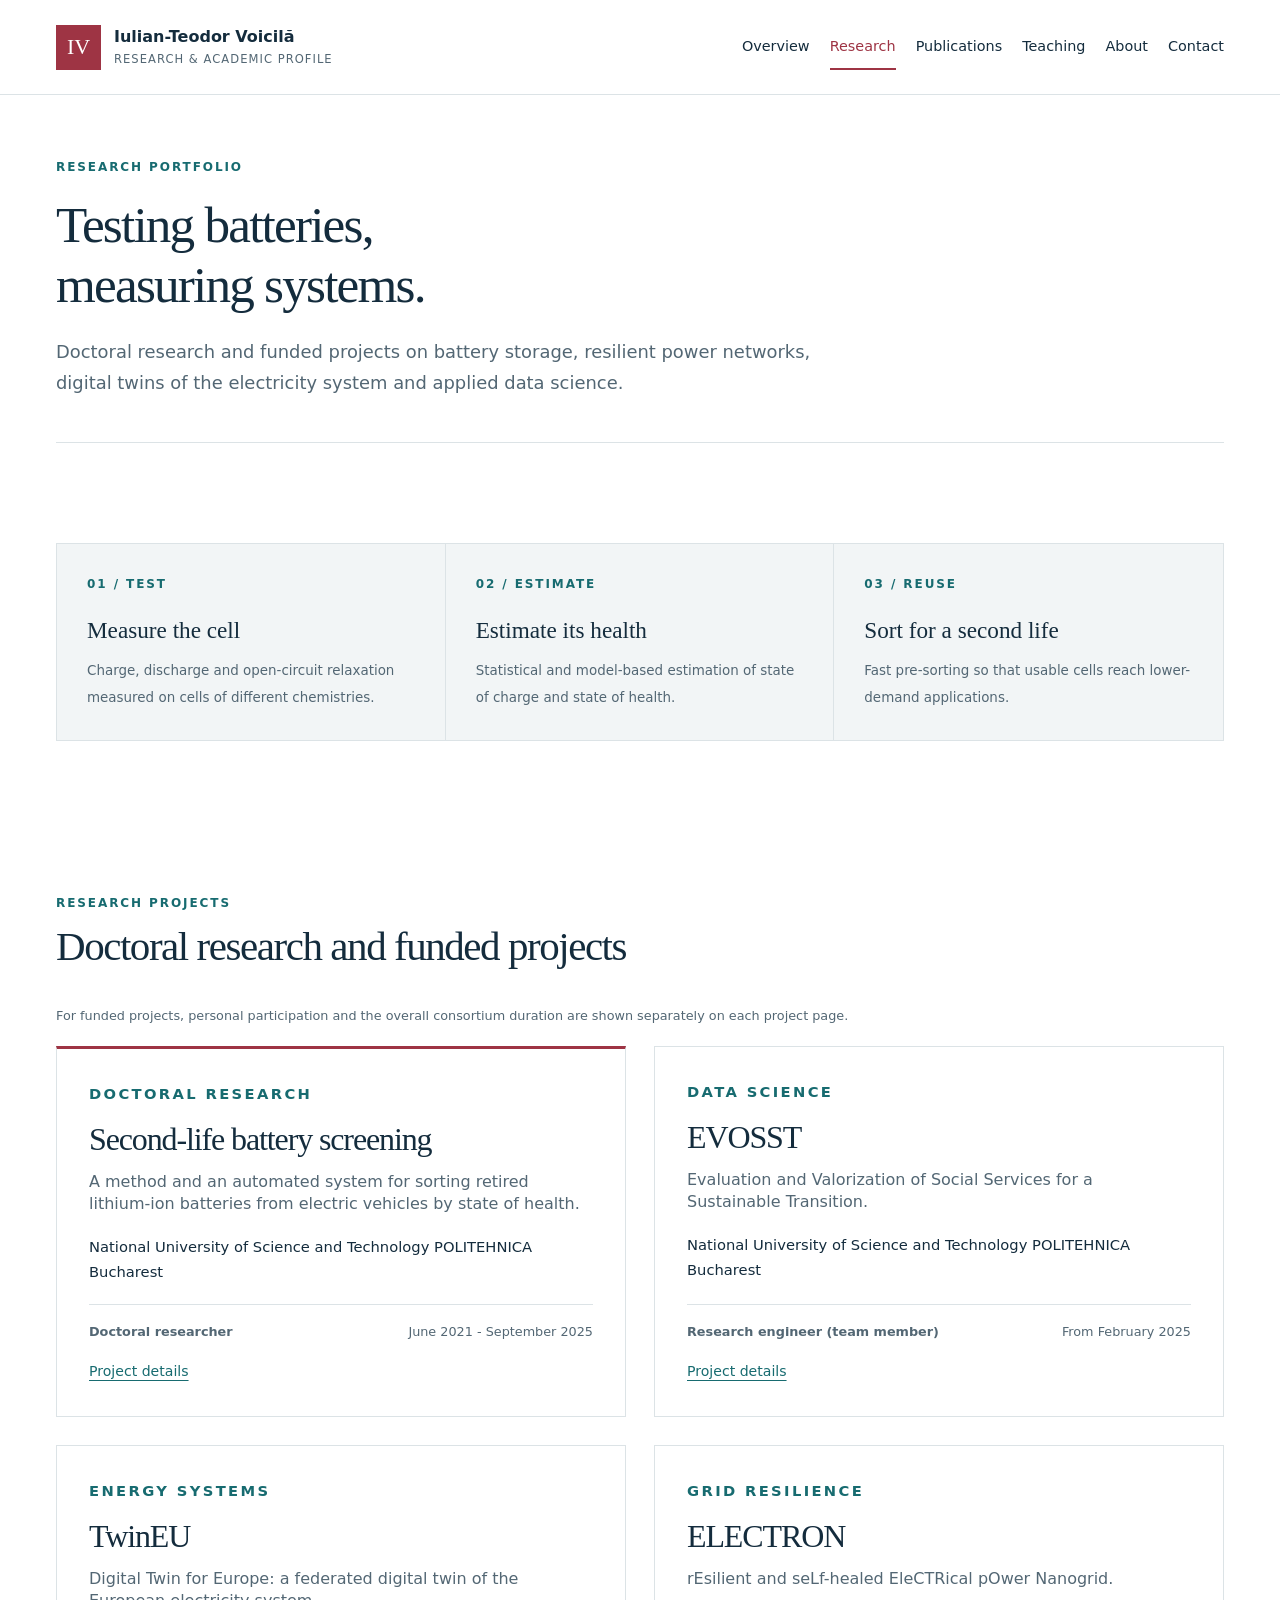
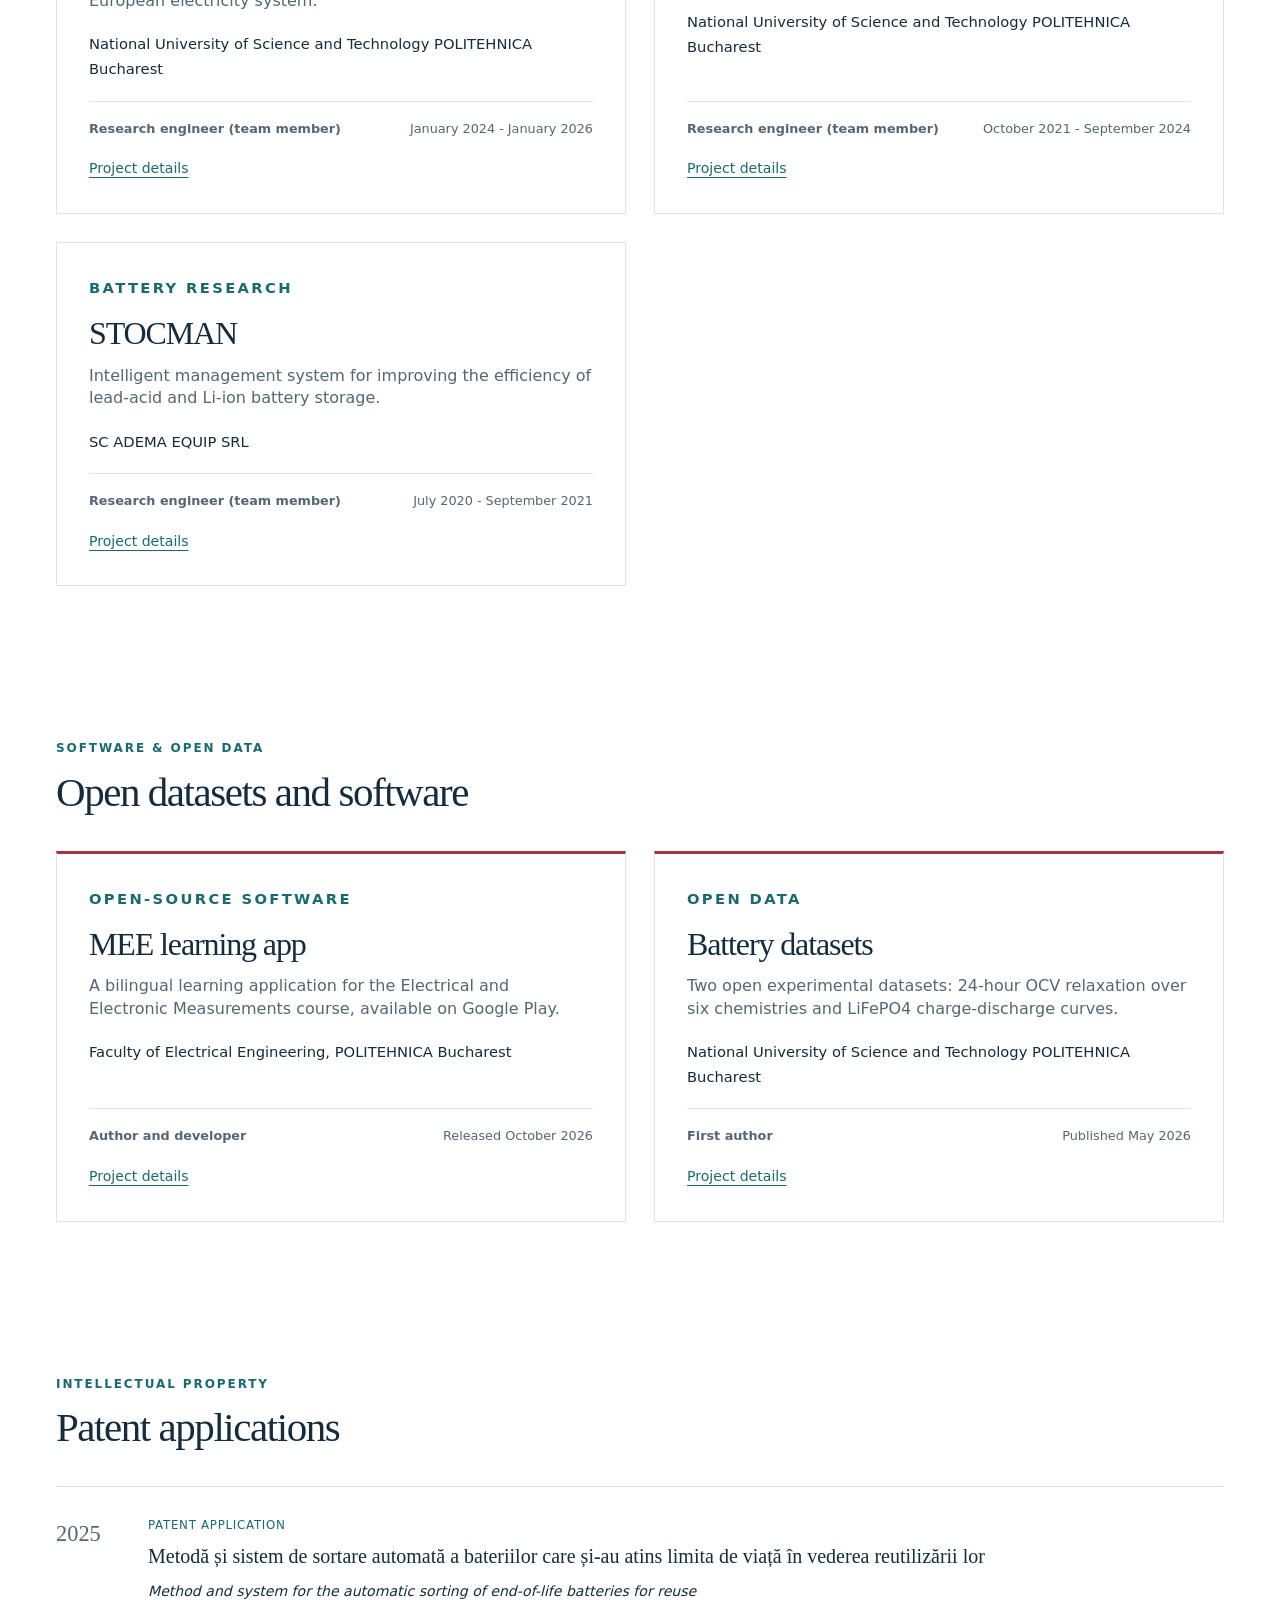
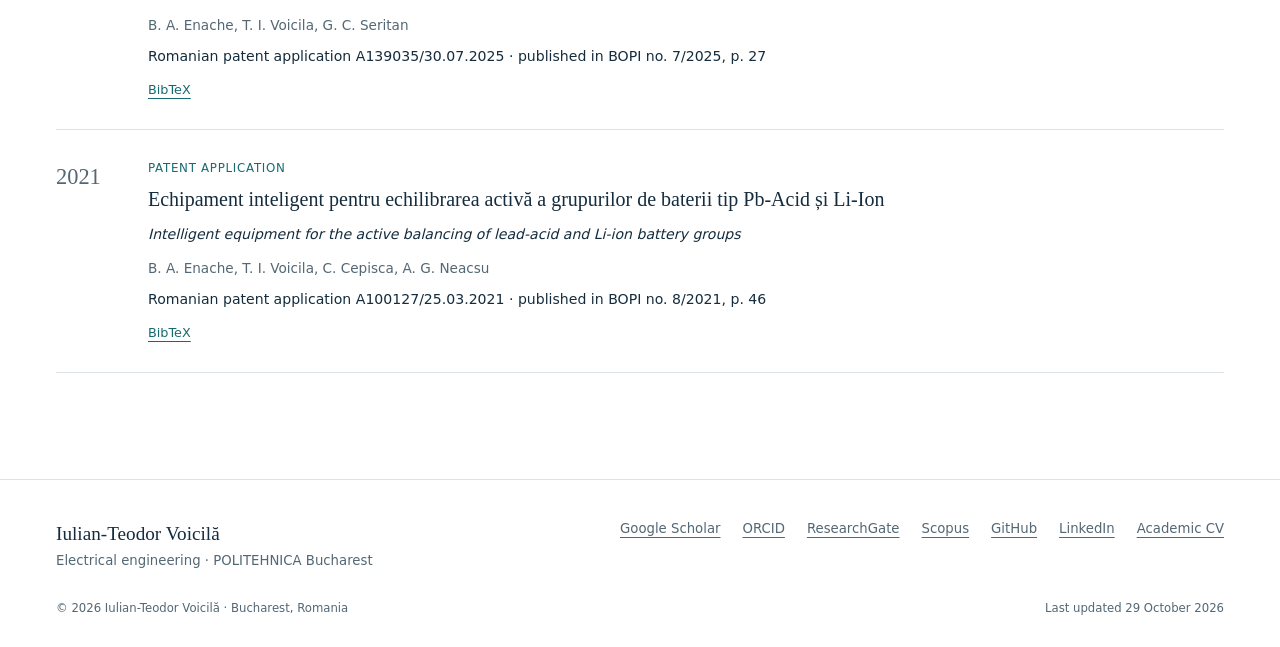
<file: research.html>
<!doctype html>
<html lang="en-GB">
<head>
  <meta charset="utf-8">
  <meta name="viewport" content="width=device-width,initial-scale=1">
  <title>Research | Iulian-Teodor Voicilă</title>
  <meta name="description" content="Academic profile of Iulian-Teodor Voicilă, PhD: research on battery screening and electrical measurements, publications, teaching and open data. POLITEHNICA Bucharest.">
  <meta name="author" content="Iulian-Teodor Voicilă">
  <link rel="canonical" href="https://iulian-voicila.github.io/research.html">
  <meta name="theme-color" content="#142f40">
  <link rel="icon" href="assets/favicon.svg" type="image/svg+xml">
  <link rel="stylesheet" href="styles.css">
  <script src="app.js" defer></script>
</head>
<body>
  <a class="skip" href="#main">Skip to content</a>
  <header class="header">
    <div class="wrap header-inner">
      <a class="brand" href="index.html"><span class="monogram">IV</span><span class="brand-name">Iulian-Teodor Voicilă<small>Research &amp; academic profile</small></span></a>
      <button class="menu-toggle" aria-controls="main-nav" aria-expanded="false">Menu</button>
      <nav class="nav" id="main-nav" aria-label="Main navigation">
        <a href="index.html">Overview</a>
        <a href="research.html" aria-current="page">Research</a>
        <a href="publications.html">Publications</a>
        <a href="teaching.html">Teaching</a>
        <a href="about.html">About</a>
        <a href="contact.html">Contact</a>
      </nav>
    </div>
  </header>
  <main id="main">
    <div class="wrap page-intro">
      <p class="eyebrow">Research portfolio</p>
      <h1>Testing batteries,<br>measuring systems.</h1>
      <p class="lead">Doctoral research and funded projects on battery storage, resilient power networks, digital twins of the electricity system and applied data science.</p>
    </div>
    <section class="wrap section">
      <div class="research-flow" aria-label="Research approach">
        <div><p class="eyebrow">01 / Test</p><strong>Measure the cell</strong><span>Charge, discharge and open-circuit relaxation measured on cells of different chemistries.</span></div>
        <div><p class="eyebrow">02 / Estimate</p><strong>Estimate its health</strong><span>Statistical and model-based estimation of state of charge and state of health.</span></div>
        <div><p class="eyebrow">03 / Reuse</p><strong>Sort for a second life</strong><span>Fast pre-sorting so that usable cells reach lower-demand applications.</span></div>
      </div>
    </section>
    <section class="wrap section" id="projects">
      <div class="section-head"><div><p class="eyebrow">Research projects</p><h2>Doctoral research and funded projects</h2></div></div>
      <p class="figure-note">For funded projects, personal participation and the overall consortium duration are shown separately on each project page.</p>
      <div class="project-grid">
        <article class="project-card director">
          <p class="eyebrow">Doctoral research</p>
          <h2><a href="project-battery-screening.html">Second-life battery screening</a></h2>
          <h3>A method and an automated system for sorting retired lithium-ion batteries from electric vehicles by state of health.</h3>
          <p>National University of Science and Technology POLITEHNICA Bucharest</p>
          <div class="project-meta"><strong>Doctoral researcher</strong><span>June 2021 - September 2025</span></div>
          <a href="project-battery-screening.html" class="text-link">Project details</a>
        </article>
        <article class="project-card">
          <p class="eyebrow">Data science</p>
          <h2><a href="project-evosst.html">EVOSST</a></h2>
          <h3>Evaluation and Valorization of Social Services for a Sustainable Transition.</h3>
          <p>National University of Science and Technology POLITEHNICA Bucharest</p>
          <div class="project-meta"><strong>Research engineer (team member)</strong><span>From February 2025</span></div>
          <a href="project-evosst.html" class="text-link">Project details</a>
        </article>
        <article class="project-card">
          <p class="eyebrow">Energy systems</p>
          <h2><a href="project-twineu.html">TwinEU</a></h2>
          <h3>Digital Twin for Europe: a federated digital twin of the European electricity system.</h3>
          <p>National University of Science and Technology POLITEHNICA Bucharest</p>
          <div class="project-meta"><strong>Research engineer (team member)</strong><span>January 2024 - January 2026</span></div>
          <a href="project-twineu.html" class="text-link">Project details</a>
        </article>
        <article class="project-card">
          <p class="eyebrow">Grid resilience</p>
          <h2><a href="project-electron.html">ELECTRON</a></h2>
          <h3>rEsilient and seLf-healed EleCTRical pOwer Nanogrid.</h3>
          <p>National University of Science and Technology POLITEHNICA Bucharest</p>
          <div class="project-meta"><strong>Research engineer (team member)</strong><span>October 2021 - September 2024</span></div>
          <a href="project-electron.html" class="text-link">Project details</a>
        </article>
        <article class="project-card">
          <p class="eyebrow">Battery research</p>
          <h2><a href="project-stocman.html">STOCMAN</a></h2>
          <h3>Intelligent management system for improving the efficiency of lead-acid and Li-ion battery storage.</h3>
          <p>SC ADEMA EQUIP SRL</p>
          <div class="project-meta"><strong>Research engineer (team member)</strong><span>July 2020 - September 2021</span></div>
          <a href="project-stocman.html" class="text-link">Project details</a>
        </article>
      </div>
    </section>
    <section class="wrap section" id="open-work">
      <div class="section-head"><div><p class="eyebrow">Software &amp; open data</p><h2>Open datasets and software</h2></div></div>
      <div class="project-grid">
        <article class="project-card director">
          <p class="eyebrow">Open-source software</p>
          <h2><a href="project-mee-app.html">MEE learning app</a></h2>
          <h3>A bilingual learning application for the Electrical and Electronic Measurements course, available on Google Play.</h3>
          <p>Faculty of Electrical Engineering, POLITEHNICA Bucharest</p>
          <div class="project-meta"><strong>Author and developer</strong><span>Released October 2026</span></div>
          <a href="project-mee-app.html" class="text-link">Project details</a>
        </article>
        <article class="project-card director">
          <p class="eyebrow">Open data</p>
          <h2><a href="project-battery-datasets.html">Battery datasets</a></h2>
          <h3>Two open experimental datasets: 24-hour OCV relaxation over six chemistries and LiFePO4 charge-discharge curves.</h3>
          <p>National University of Science and Technology POLITEHNICA Bucharest</p>
          <div class="project-meta"><strong>First author</strong><span>Published May 2026</span></div>
          <a href="project-battery-datasets.html" class="text-link">Project details</a>
        </article>
      </div>
    </section>
    <section class="wrap section" id="patents">
      <div class="section-head"><div><p class="eyebrow">Intellectual property</p><h2>Patent applications</h2></div></div>
      <div class="pub-list">
          <article class="pub-row" id="patent-2025" data-search="Metodă și sistem de sortare automată a bateriilor care și-au atins limita de viață în vederea reutilizării lor Method and system for the automatic sorting of end-of-life batteries for reuse B. A. Enache, T. I. Voicila, G. C. Seritan Romanian patent application A139035/30.07.2025 · published in BOPI no. 7/2025, p. 27  " data-year="2025" data-type="Patent application" data-topic="Batteries &amp; second life">
            <div class="pub-year">2025</div>
            <div>
              <div class="pub-meta">Patent application</div>
              <h3>Metodă și sistem de sortare automată a bateriilor care și-au atins limita de viață în vederea reutilizării lor</h3>
            <p class="pub-venue"><em>Method and system for the automatic sorting of end-of-life batteries for reuse</em></p>
              <p class="pub-authors">B. A. Enache, T. I. Voicila, G. C. Seritan</p>
              <p class="pub-venue">Romanian patent application A139035/30.07.2025 · published in BOPI no. 7/2025, p. 27</p>
              <div class="pub-actions"><a href="publications.bib">BibTeX</a></div>
            </div>
          </article>
          <article class="pub-row" id="patent-2021" data-search="Echipament inteligent pentru echilibrarea activă a grupurilor de baterii tip Pb-Acid și Li-Ion Intelligent equipment for the active balancing of lead-acid and Li-ion battery groups B. A. Enache, T. I. Voicila, C. Cepisca, A. G. Neacsu Romanian patent application A100127/25.03.2021 · published in BOPI no. 8/2021, p. 46  " data-year="2021" data-type="Patent application" data-topic="Batteries &amp; second life|Power electronics">
            <div class="pub-year">2021</div>
            <div>
              <div class="pub-meta">Patent application</div>
              <h3>Echipament inteligent pentru echilibrarea activă a grupurilor de baterii tip Pb-Acid și Li-Ion</h3>
            <p class="pub-venue"><em>Intelligent equipment for the active balancing of lead-acid and Li-ion battery groups</em></p>
              <p class="pub-authors">B. A. Enache, T. I. Voicila, C. Cepisca, A. G. Neacsu</p>
              <p class="pub-venue">Romanian patent application A100127/25.03.2021 · published in BOPI no. 8/2021, p. 46</p>
              <div class="pub-actions"><a href="publications.bib">BibTeX</a></div>
            </div>
          </article>
      </div>
    </section>
  </main>
  <footer class="footer">
    <div class="wrap">
      <div class="footer-top">
        <div><strong>Iulian-Teodor Voicilă</strong><br>Electrical engineering · POLITEHNICA Bucharest</div>
        <nav aria-label="Academic profiles">
          <a href="https://scholar.google.com/citations?user=yGQCFZMAAAAJ&amp;hl=en" target="_blank" rel="noopener noreferrer">Google Scholar</a>
          <a href="https://orcid.org/0000-0002-6033-2934" target="_blank" rel="noopener noreferrer">ORCID</a>
          <a href="https://www.researchgate.net/profile/Iulian-Teodor-Voicila" target="_blank" rel="noopener noreferrer">ResearchGate</a>
          <a href="https://www.scopus.com/authid/detail.uri?authorId=57221790044" target="_blank" rel="noopener noreferrer">Scopus</a>
          <a href="https://github.com/BulyK47" target="_blank" rel="noopener noreferrer">GitHub</a>
          <a href="https://www.linkedin.com/in/iulian-teodor-voicil%C4%83-3927b1192/" target="_blank" rel="noopener noreferrer">LinkedIn</a>
          <a href="cv.html">Academic CV</a>
        </nav>
      </div>
      <div class="footer-bottom"><span>© 2026 Iulian-Teodor Voicilă · Bucharest, Romania</span><span>Last updated 29 October 2026</span></div>
    </div>
  </footer>
</body>
</html>
</file>
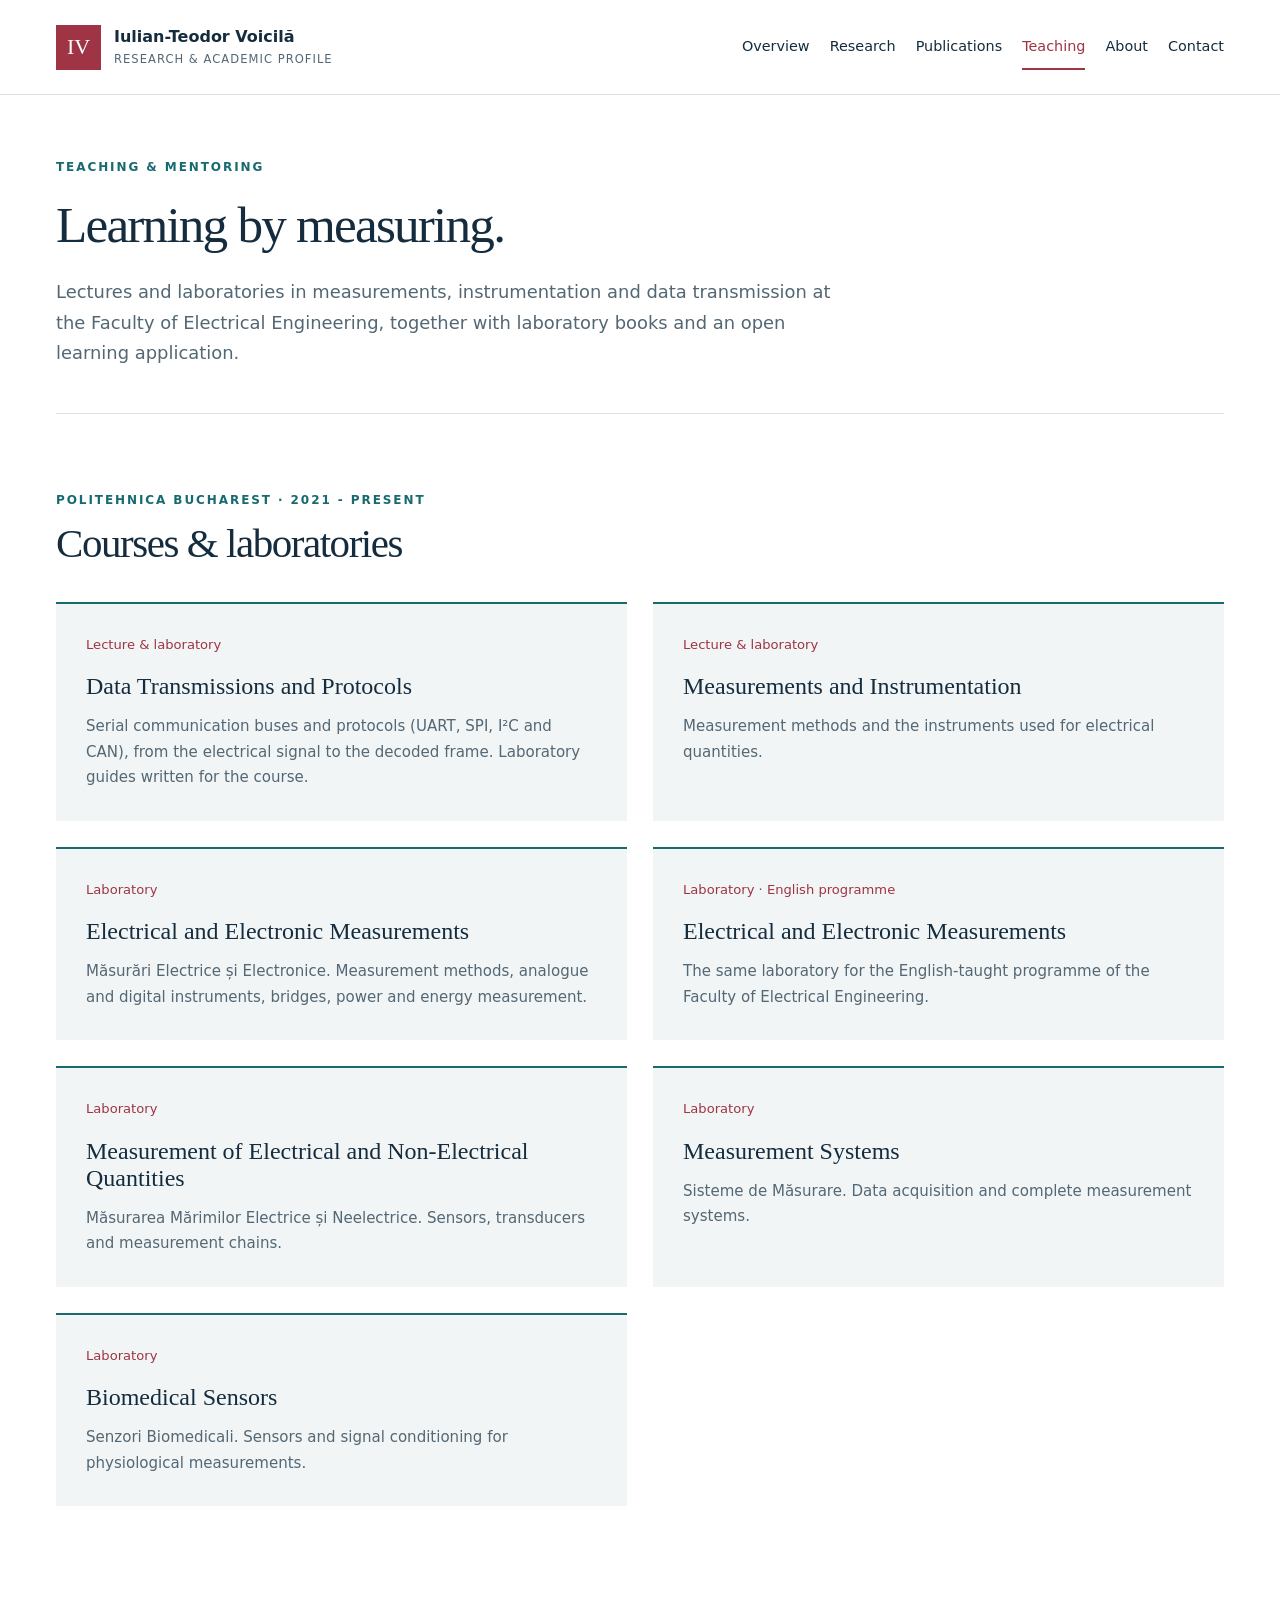
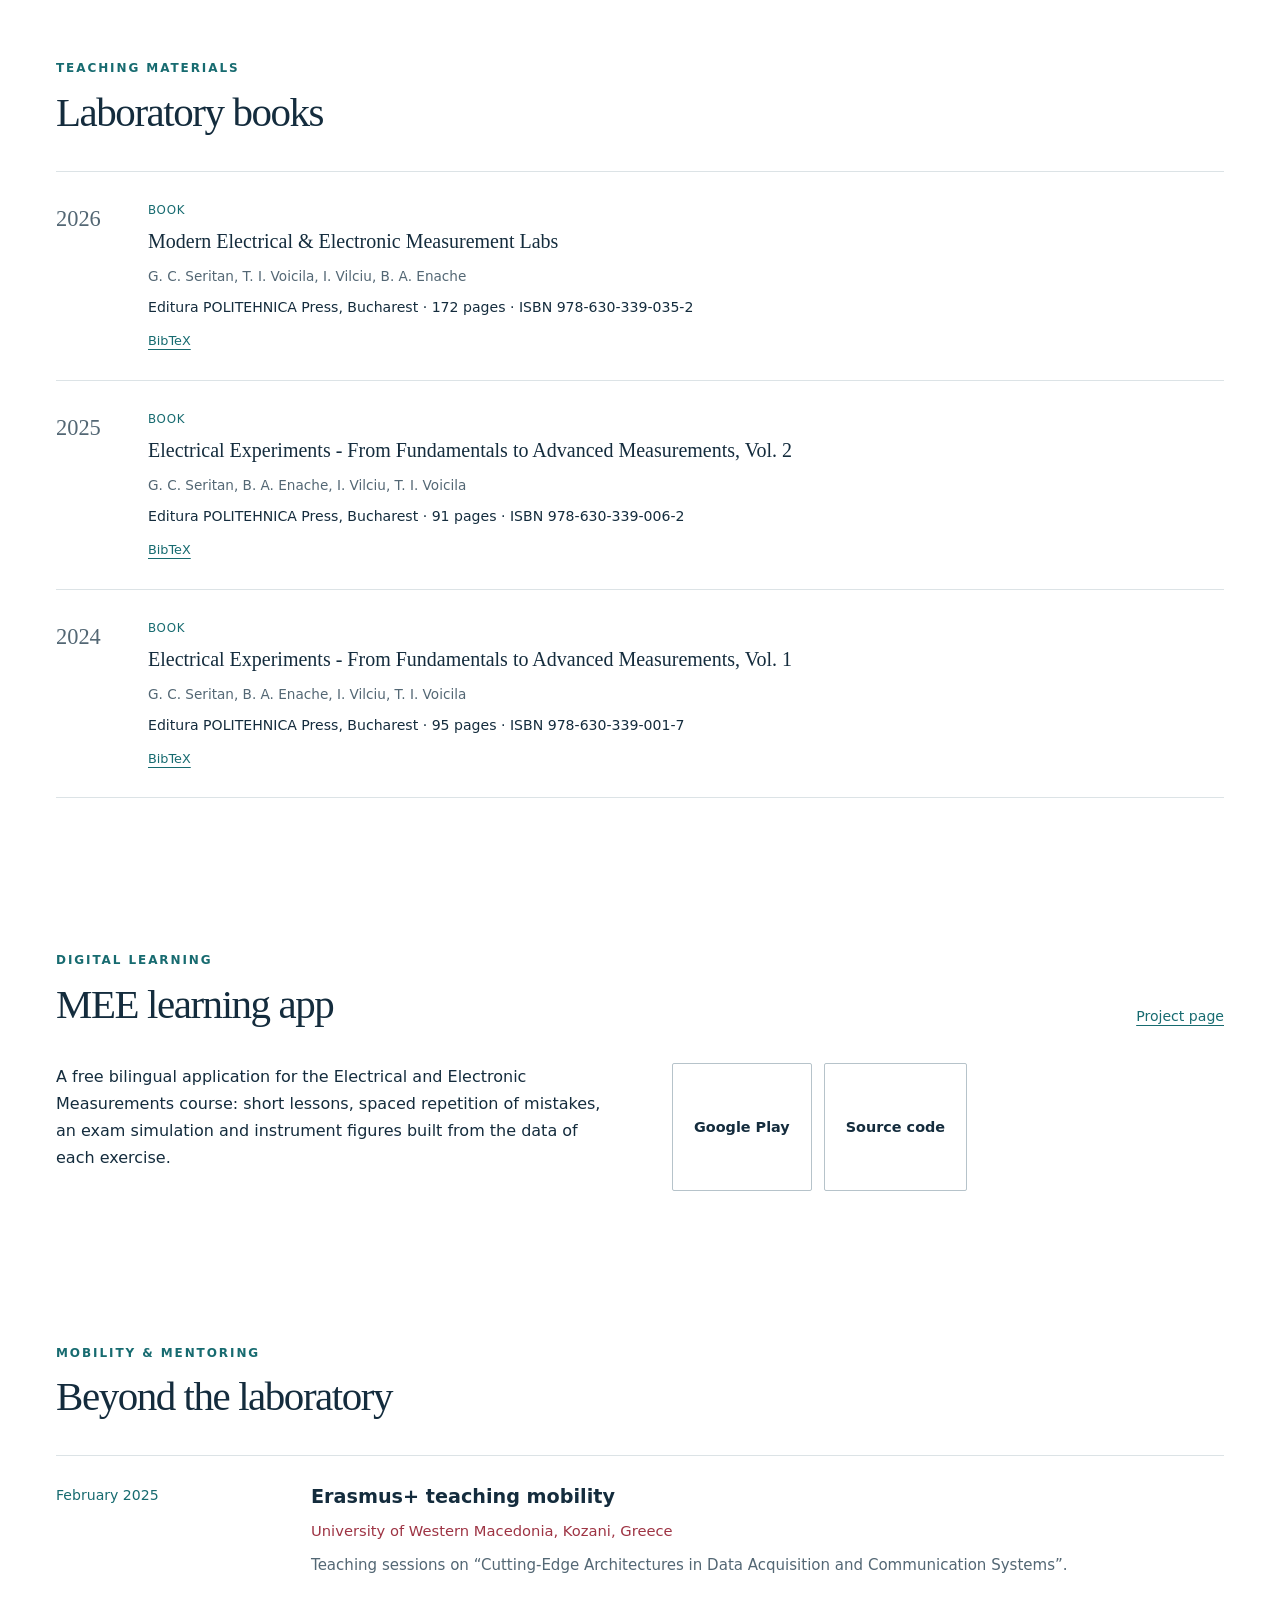
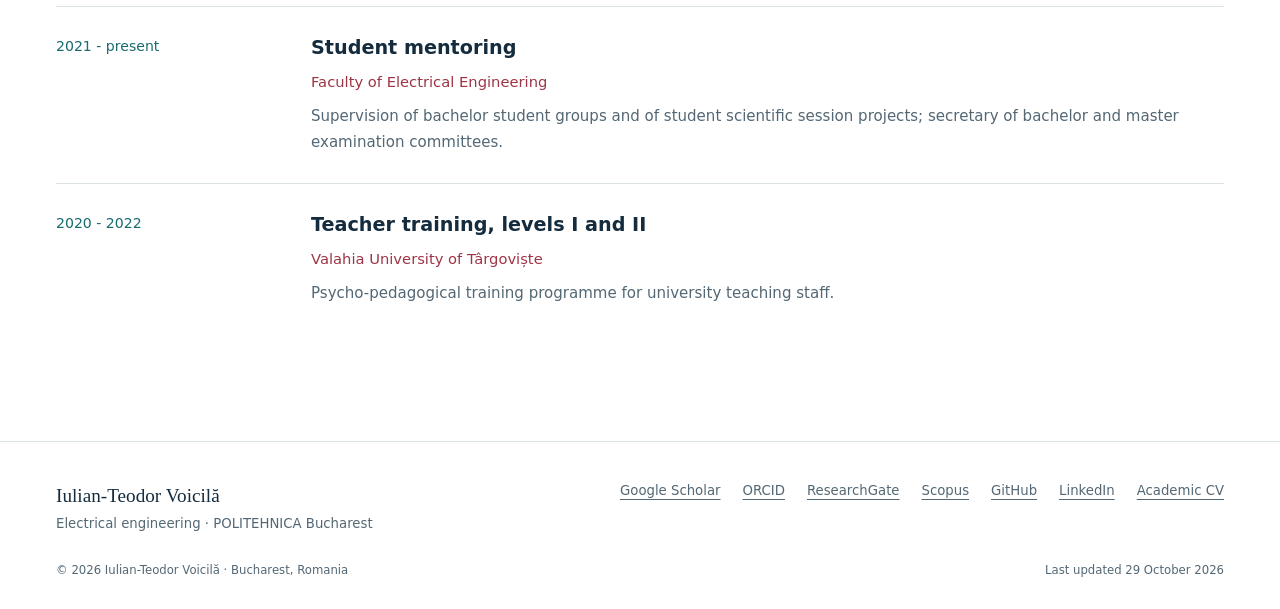
<file: teaching.html>
<!doctype html>
<html lang="en-GB">
<head>
  <meta charset="utf-8">
  <meta name="viewport" content="width=device-width,initial-scale=1">
  <title>Teaching | Iulian-Teodor Voicilă</title>
  <meta name="description" content="Academic profile of Iulian-Teodor Voicilă, PhD: research on battery screening and electrical measurements, publications, teaching and open data. POLITEHNICA Bucharest.">
  <meta name="author" content="Iulian-Teodor Voicilă">
  <link rel="canonical" href="https://iulian-voicila.github.io/teaching.html">
  <meta name="theme-color" content="#142f40">
  <link rel="icon" href="assets/favicon.svg" type="image/svg+xml">
  <link rel="stylesheet" href="styles.css">
  <script src="app.js" defer></script>
</head>
<body>
  <a class="skip" href="#main">Skip to content</a>
  <header class="header">
    <div class="wrap header-inner">
      <a class="brand" href="index.html"><span class="monogram">IV</span><span class="brand-name">Iulian-Teodor Voicilă<small>Research &amp; academic profile</small></span></a>
      <button class="menu-toggle" aria-controls="main-nav" aria-expanded="false">Menu</button>
      <nav class="nav" id="main-nav" aria-label="Main navigation">
        <a href="index.html">Overview</a>
        <a href="research.html">Research</a>
        <a href="publications.html">Publications</a>
        <a href="teaching.html" aria-current="page">Teaching</a>
        <a href="about.html">About</a>
        <a href="contact.html">Contact</a>
      </nav>
    </div>
  </header>
  <main id="main">
    <div class="wrap page-intro">
      <p class="eyebrow">Teaching &amp; mentoring</p>
      <h1>Learning by measuring.</h1>
      <p class="lead">Lectures and laboratories in measurements, instrumentation and data transmission at the Faculty of Electrical Engineering, together with laboratory books and an open learning application.</p>
    </div>
    <section class="wrap section">
      <div class="section-head"><div><p class="eyebrow">POLITEHNICA Bucharest · 2021 - present</p><h2>Courses &amp; laboratories</h2></div></div>
      <div class="course-list">
        <article class="course"><small>Lecture &amp; laboratory</small><h3>Data Transmissions and Protocols</h3><p>Serial communication buses and protocols (UART, SPI, I²C and CAN), from the electrical signal to the decoded frame. Laboratory guides written for the course.</p></article>
        <article class="course"><small>Lecture &amp; laboratory</small><h3>Measurements and Instrumentation</h3><p>Measurement methods and the instruments used for electrical quantities.</p></article>
        <article class="course"><small>Laboratory</small><h3>Electrical and Electronic Measurements</h3><p>Măsurări Electrice și Electronice. Measurement methods, analogue and digital instruments, bridges, power and energy measurement.</p></article>
        <article class="course"><small>Laboratory · English programme</small><h3>Electrical and Electronic Measurements</h3><p>The same laboratory for the English-taught programme of the Faculty of Electrical Engineering.</p></article>
        <article class="course"><small>Laboratory</small><h3>Measurement of Electrical and Non-Electrical Quantities</h3><p>Măsurarea Mărimilor Electrice și Neelectrice. Sensors, transducers and measurement chains.</p></article>
        <article class="course"><small>Laboratory</small><h3>Measurement Systems</h3><p>Sisteme de Măsurare. Data acquisition and complete measurement systems.</p></article>
        <article class="course"><small>Laboratory</small><h3>Biomedical Sensors</h3><p>Senzori Biomedicali. Sensors and signal conditioning for physiological measurements.</p></article>
      </div>
    </section>
    <section class="wrap section">
      <div class="section-head"><div><p class="eyebrow">Teaching materials</p><h2>Laboratory books</h2></div></div>
      <div class="pub-list">
          <article class="pub-row" id="book-2026" data-search="Modern Electrical &amp; Electronic Measurement Labs  G. C. Seritan, T. I. Voicila, I. Vilciu, B. A. Enache Editura POLITEHNICA Press, Bucharest · 172 pages · ISBN 978-630-339-035-2  " data-year="2026" data-type="Book" data-topic="Education &amp; laboratories|Measurement &amp; instrumentation">
            <div class="pub-year">2026</div>
            <div>
              <div class="pub-meta">Book</div>
              <h3>Modern Electrical &amp; Electronic Measurement Labs</h3>
              <p class="pub-authors">G. C. Seritan, T. I. Voicila, I. Vilciu, B. A. Enache</p>
              <p class="pub-venue">Editura POLITEHNICA Press, Bucharest · 172 pages · ISBN 978-630-339-035-2</p>
              <div class="pub-actions"><a href="publications.bib">BibTeX</a></div>
            </div>
          </article>
          <article class="pub-row" id="book-2025" data-search="Electrical Experiments - From Fundamentals to Advanced Measurements, Vol. 2  G. C. Seritan, B. A. Enache, I. Vilciu, T. I. Voicila Editura POLITEHNICA Press, Bucharest · 91 pages · ISBN 978-630-339-006-2  " data-year="2025" data-type="Book" data-topic="Education &amp; laboratories|Measurement &amp; instrumentation">
            <div class="pub-year">2025</div>
            <div>
              <div class="pub-meta">Book</div>
              <h3>Electrical Experiments - From Fundamentals to Advanced Measurements, Vol. 2</h3>
              <p class="pub-authors">G. C. Seritan, B. A. Enache, I. Vilciu, T. I. Voicila</p>
              <p class="pub-venue">Editura POLITEHNICA Press, Bucharest · 91 pages · ISBN 978-630-339-006-2</p>
              <div class="pub-actions"><a href="publications.bib">BibTeX</a></div>
            </div>
          </article>
          <article class="pub-row" id="book-2024" data-search="Electrical Experiments - From Fundamentals to Advanced Measurements, Vol. 1  G. C. Seritan, B. A. Enache, I. Vilciu, T. I. Voicila Editura POLITEHNICA Press, Bucharest · 95 pages · ISBN 978-630-339-001-7  " data-year="2024" data-type="Book" data-topic="Education &amp; laboratories|Measurement &amp; instrumentation">
            <div class="pub-year">2024</div>
            <div>
              <div class="pub-meta">Book</div>
              <h3>Electrical Experiments - From Fundamentals to Advanced Measurements, Vol. 1</h3>
              <p class="pub-authors">G. C. Seritan, B. A. Enache, I. Vilciu, T. I. Voicila</p>
              <p class="pub-venue">Editura POLITEHNICA Press, Bucharest · 95 pages · ISBN 978-630-339-001-7</p>
              <div class="pub-actions"><a href="publications.bib">BibTeX</a></div>
            </div>
          </article>
      </div>
    </section>
    <section class="wrap section">
      <div class="section-head"><div><p class="eyebrow">Digital learning</p><h2>MEE learning app</h2></div><a href="project-mee-app.html" class="text-link">Project page</a></div>
      <div class="two-col">
        <div><p>A free bilingual application for the Electrical and Electronic Measurements course: short lessons, spaced repetition of mistakes, an exam simulation and instrument figures built from the data of each exercise.</p></div>
        <div class="buttons" style="margin-top:0"><a class="button secondary" href="https://play.google.com/store/apps/details?id=ro.mee.laborator" target="_blank" rel="noopener noreferrer">Google Play</a><a class="button secondary" href="https://github.com/BulyK47/mee-app" target="_blank" rel="noopener noreferrer">Source code</a></div>
      </div>
    </section>
    <section class="wrap section">
      <div class="section-head"><div><p class="eyebrow">Mobility &amp; mentoring</p><h2>Beyond the laboratory</h2></div></div>
      <article class="timeline-row"><div class="date">February 2025</div><div><h3>Erasmus+ teaching mobility</h3><p class="org">University of Western Macedonia, Kozani, Greece</p><p>Teaching sessions on “Cutting-Edge Architectures in Data Acquisition and Communication Systems”.</p></div></article>
      <article class="timeline-row"><div class="date">2021 - present</div><div><h3>Student mentoring</h3><p class="org">Faculty of Electrical Engineering</p><p>Supervision of bachelor student groups and of student scientific session projects; secretary of bachelor and master examination committees.</p></div></article>
      <article class="timeline-row"><div class="date">2020 - 2022</div><div><h3>Teacher training, levels I and II</h3><p class="org">Valahia University of Târgoviște</p><p>Psycho-pedagogical training programme for university teaching staff.</p></div></article>
    </section>
  </main>
  <footer class="footer">
    <div class="wrap">
      <div class="footer-top">
        <div><strong>Iulian-Teodor Voicilă</strong><br>Electrical engineering · POLITEHNICA Bucharest</div>
        <nav aria-label="Academic profiles">
          <a href="https://scholar.google.com/citations?user=yGQCFZMAAAAJ&amp;hl=en" target="_blank" rel="noopener noreferrer">Google Scholar</a>
          <a href="https://orcid.org/0000-0002-6033-2934" target="_blank" rel="noopener noreferrer">ORCID</a>
          <a href="https://www.researchgate.net/profile/Iulian-Teodor-Voicila" target="_blank" rel="noopener noreferrer">ResearchGate</a>
          <a href="https://www.scopus.com/authid/detail.uri?authorId=57221790044" target="_blank" rel="noopener noreferrer">Scopus</a>
          <a href="https://github.com/BulyK47" target="_blank" rel="noopener noreferrer">GitHub</a>
          <a href="https://www.linkedin.com/in/iulian-teodor-voicil%C4%83-3927b1192/" target="_blank" rel="noopener noreferrer">LinkedIn</a>
          <a href="cv.html">Academic CV</a>
        </nav>
      </div>
      <div class="footer-bottom"><span>© 2026 Iulian-Teodor Voicilă · Bucharest, Romania</span><span>Last updated 29 October 2026</span></div>
    </div>
  </footer>
</body>
</html>
</file>
<file: styles.css>
:root{--ink:#142c3d;--muted:#536774;--paper:#fff;--subtle:#f2f5f6;--line:#dce3e6;--accent:#9e3444;--teal:#176b70;--dark:#142f40;--serif:Georgia,'Times New Roman',serif;--sans:Inter,system-ui,-apple-system,BlinkMacSystemFont,'Segoe UI',sans-serif}*{box-sizing:border-box}html{scroll-behavior:smooth;scroll-padding-top:100px}body{margin:0;font:16px/1.7 var(--sans);color:var(--ink);background:var(--paper)}a{color:inherit;text-underline-offset:4px}a:hover{color:var(--accent)}img{max-width:100%;display:block}button,input,select{font:inherit}button,a,input,select,summary{touch-action:manipulation}button{cursor:pointer}button:focus-visible,a:focus-visible,input:focus-visible,select:focus-visible,summary:focus-visible{outline:3px solid #ce8f33;outline-offset:5px}h1,h2,h3,h4,p{margin-top:0}h1,h2,h3{line-height:1.17}h1,h2{font-family:var(--serif);font-weight:400;letter-spacing:-.035em}h1{font-size:clamp(2.6rem,5vw,4.7rem)}h2{font-size:clamp(2rem,3.2vw,3.1rem)}h3{font-size:1.25rem;line-height:1.4}p{margin-bottom:1.2rem}small{font-size:.82rem}.wrap{width:min(1216px,calc(100% - 112px));margin-inline:auto}.skip{position:fixed;left:10px;top:-100px;background:white;z-index:100;padding:10px}.skip:focus{top:10px}.review-strip{background:var(--dark);color:#dce8ed;font-size:.78rem;letter-spacing:.04em;display:flex;justify-content:center;gap:16px;padding:6px 20px}.review-strip a{color:#fff}.header{background:rgba(255,255,255,.98);border-bottom:1px solid var(--line);position:sticky;top:0;z-index:10}.header-inner{display:flex;align-items:center;justify-content:space-between;min-height:94px;gap:22px}.brand{display:flex;align-items:center;gap:13px;text-decoration:none;font-weight:600;line-height:1.3}.monogram{display:grid;place-items:center;width:45px;height:45px;background:var(--accent);color:#fff;font:22px var(--serif)}.brand small{display:block;font-weight:400;font-size:.72rem;letter-spacing:.09em;color:var(--muted);margin-top:4px;text-transform:uppercase}.nav{display:flex;align-items:center;gap:28px}.nav a{font-size:.9rem;text-decoration:none;padding:10px 0;border-bottom:2px solid transparent}.nav a[aria-current=page]{color:var(--accent);border-color:var(--accent)}.menu-toggle{display:none;border:1px solid var(--line);background:white;padding:6px 13px;border-radius:3px;color:var(--ink)}.eyebrow{font-size:.75rem;letter-spacing:.16em;text-transform:uppercase;font-weight:650;color:var(--teal);margin-bottom:22px}.hero{display:grid;grid-template-columns:1fr .67fr;gap:88px;align-items:center;padding:72px 0 66px}.hero h1{margin:0 0 18px}.hero .position{font-size:1.05rem;font-weight:600;color:var(--accent);margin-bottom:22px}.hero .lead{font-size:1.2rem;max-width:620px;line-height:1.65;color:var(--muted)}.hero-portrait{padding:14px;border:1px solid #adc4c9;background:var(--paper)}.hero-portrait figure{position:relative;margin:0;background:var(--subtle)}.hero-portrait img{width:100%;height:auto;object-fit:contain;object-position:center}.portrait-caption{display:flex;flex-wrap:wrap;gap:4px 12px;justify-content:space-between;padding:12px 17px;background:var(--dark);color:#fff;font-size:.74rem;letter-spacing:.04em}.buttons{display:flex;gap:12px;flex-wrap:wrap;margin-top:28px}.button{display:inline-flex;align-items:center;justify-content:center;gap:9px;min-height:46px;padding:10px 21px;border:1px solid var(--ink);text-decoration:none;font-size:.9rem;font-weight:550;background:var(--ink);color:#fff;border-radius:2px;line-height:1.4}.button:hover{background:var(--accent);border-color:var(--accent);color:#fff}.button.secondary{background:transparent;color:var(--ink);border-color:#b6c3ca}.button.secondary:hover{border-color:var(--accent);color:var(--accent)}.profile-links{display:flex;flex-wrap:wrap;gap:23px;margin-top:25px;font-size:.83rem}.profile-links a{color:var(--muted);text-decoration:none;border-bottom:1px solid #bac9cf}.metrics{border-top:1px solid var(--line);border-bottom:1px solid var(--line);display:grid;grid-template-columns:repeat(4,1fr);padding:25px 0}.metric{padding:0 30px;border-right:1px solid var(--line)}.metric:first-child{padding-left:0}.metric:last-child{border:0}.metric strong{font:2.65rem var(--serif);display:block}.metric span{font-size:.82rem;color:var(--muted)}.metric-note{font-size:.72rem;color:var(--muted);padding-top:12px}.section{padding:76px 0}.section-head{display:flex;align-items:end;justify-content:space-between;gap:32px;margin-bottom:34px}.section-head h2{margin-bottom:0}.section-head .eyebrow{margin-bottom:10px}.text-link{color:var(--teal);font-size:.88rem;white-space:nowrap}.themes{display:grid;grid-template-columns:repeat(3,1fr);gap:42px}.theme{border-top:2px solid var(--teal);padding-top:22px}.theme .num{font:1rem var(--serif);color:var(--accent);margin-bottom:26px;display:block}.theme h3{font:1.65rem/1.22 var(--serif)}.theme p{color:var(--muted);font-size:.95rem}.theme a{font-size:.84rem}.dark-section{background:var(--dark);color:white}.dark-section .eyebrow{color:#9cd5d0}.dark-section .text-link{color:#d7e8eb}.project-feature{display:grid;grid-template-columns:160px 1fr 220px;gap:40px;border-top:1px solid #3e5665;padding:29px 0;align-items:start}.project-feature .name{font:1.65rem var(--serif);color:white;text-decoration:none}.project-feature h3{font-weight:500;font-size:1.15rem;margin-bottom:8px}.project-feature p{color:#b9cbd5;font-size:.9rem;margin:0}.project-feature .role{text-align:right;font-size:.82rem;color:#b9cbd5}.role strong{display:block;color:inherit;font-weight:600}.role small{display:block;margin-top:8px}.pub-list{border-top:1px solid var(--line)}.pub-row{display:grid;grid-template-columns:67px 1fr;gap:25px;padding:28px 0;border-bottom:1px solid var(--line)}.pub-year{font-family:var(--serif);font-size:1.4rem;color:var(--muted)}.pub-row h3{font:1.25rem/1.4 var(--serif);margin:7px 0 10px;letter-spacing:0}.pub-row h3 a{text-decoration:none}.pub-meta{font-size:.74rem;color:var(--teal);text-transform:uppercase;letter-spacing:.06em}.pub-authors{font-size:.85rem;color:var(--muted);margin-bottom:8px}.pub-venue{font-size:.88rem;margin-bottom:10px}.pub-actions{display:flex;flex-wrap:wrap;gap:20px;font-size:.8rem}.pub-actions a{color:var(--teal)}.pub-detail{margin-top:12px}.pub-detail summary{font-size:.84rem;color:var(--teal);cursor:pointer;width:fit-content}.pub-detail-body{margin-top:15px;background:var(--subtle);padding:20px;font-size:.9rem}.pub-detail-body p:last-child{margin-bottom:0}.pub-detail-body dl{margin:0 0 12px}.pub-detail-body dt{font-weight:600;float:left;margin-right:7px}.pub-detail-body dd{margin-left:0;overflow-wrap:anywhere}.callout{background:var(--subtle);padding:40px 46px;display:flex;align-items:center;justify-content:space-between;gap:40px}.callout h2{font-size:2rem;margin-bottom:8px}.callout p{margin:0;color:var(--muted)}.footer{border-top:1px solid var(--line);margin-top:30px;padding:38px 0 28px;font-size:.83rem;color:var(--muted)}.footer-top{display:flex;justify-content:space-between;gap:35px}.footer strong{font-family:var(--serif);font-size:1.2rem;color:var(--ink);font-weight:400}.footer nav{display:flex;flex-wrap:wrap;gap:22px}.footer-bottom{font-size:.73rem;margin-top:26px;display:flex;justify-content:space-between;gap:20px}.page-intro{padding:62px 0 44px;border-bottom:1px solid var(--line)}.page-intro h1{font-size:clamp(2.6rem,4vw,3.8rem);margin-bottom:22px}.page-intro .lead{font-size:1.12rem;color:var(--muted);max-width:800px;margin-bottom:0}.page-intro .eyebrow{margin-bottom:18px}.filters{display:flex;gap:16px;align-items:end;padding:27px 0;flex-wrap:wrap}.filters label{display:flex;flex-direction:column;gap:7px;font-size:.78rem;font-weight:600}.filters .search-field{flex:1;min-width:220px}.filters input,.filters select{padding:11px 13px;min-height:47px;border:1px solid #b8c8ce;border-radius:2px;background:#fff;color:var(--ink);font-size:.9rem}.filter-count{font-size:.82rem;color:var(--muted);display:flex;justify-content:space-between;gap:20px;padding-bottom:18px}.empty{padding:44px;background:var(--subtle);text-align:center}.project-grid{display:grid;grid-template-columns:1fr 1fr;gap:28px}.project-card{border:1px solid var(--line);padding:32px;position:relative;display:flex;flex-direction:column}.project-card.director{border-top:3px solid var(--accent)}.project-card .eyebrow{margin-bottom:15px}.project-card h2{font-size:2rem;margin-bottom:12px}.project-card h2 a{text-decoration:none}.project-card h3{font-size:1rem;font-weight:500;color:var(--muted);margin-bottom:19px}.project-card p{font-size:.92rem}.project-card .project-meta{font-size:.8rem;color:var(--muted);border-top:1px solid var(--line);padding-top:16px;margin-top:auto;display:flex;justify-content:space-between;gap:15px}.project-card .text-link{display:inline-block;margin-top:18px}.project-detail{display:grid;grid-template-columns:1fr 310px;gap:65px;align-items:start}.prose{max-width:810px}.prose h2{font-size:2rem;margin:38px 0 18px}.prose h2:first-child{margin-top:0}.prose p,.prose li{color:var(--muted)}.prose li{margin-bottom:12px}.prose ul{padding-left:22px}.fact-panel{background:var(--subtle);padding:28px;font-size:.88rem;border-top:3px solid var(--teal)}.fact-panel dt{font-size:.72rem;letter-spacing:.09em;text-transform:uppercase;font-weight:650;color:var(--teal);margin-bottom:4px}.fact-panel dd{margin:0 0 22px;overflow-wrap:anywhere}.fact-panel dd:last-child{margin-bottom:0}.breadcrumb{font-size:.83rem;color:var(--muted);padding-top:30px}.timeline-row{display:grid;grid-template-columns:220px 1fr;gap:35px;border-top:1px solid var(--line);padding:28px 0}.timeline-row .date{font-size:.88rem;color:var(--teal)}.timeline-row h3{font-size:1.2rem;margin-bottom:7px}.timeline-row .org{color:var(--accent);font-size:.92rem;margin-bottom:10px}.timeline-row p{color:var(--muted);font-size:.94rem;margin-bottom:0}.two-col{display:grid;grid-template-columns:1fr 1fr;gap:64px}.two-col h2{font-size:2.3rem}.affiliations{display:grid;grid-template-columns:1.5fr 1fr 1fr;gap:36px;margin-top:24px}.affiliations>div{min-width:0}.society-label{font-size:.85rem;font-weight:600;margin:18px 0 7px}.society-list{padding-left:20px;margin:0;font-size:.85rem;color:var(--muted)}.society-list li{margin-bottom:7px}.affiliations strong{display:block;font:1.6rem var(--serif)}.affiliations span{font-size:.86rem;color:var(--muted)}.course-list{display:grid;grid-template-columns:1fr 1fr;gap:26px}.course{background:var(--subtle);padding:30px;border-top:2px solid var(--teal)}.course h3{font:1.5rem var(--serif);margin-bottom:14px}.course p{font-size:.94rem;color:var(--muted);margin:0}.course small{display:block;color:var(--accent);margin-bottom:17px}.bar-chart{display:flex;gap:8px;align-items:end;height:145px;margin:34px 0 20px;padding-bottom:25px;border-bottom:1px solid var(--line)}.bar-wrap{height:100%;flex:1;display:flex;align-items:center;justify-content:end;flex-direction:column;position:relative}.bar{width:100%;max-width:60px;background:var(--teal);min-height:4px}.bar-count{font-size:.72rem;line-height:1.4;margin-bottom:5px;color:var(--muted)}.bar-label{font-size:.72rem;position:absolute;bottom:-23px}.tag{font-size:.72rem;background:#e8f0f1;color:#17565e;padding:3px 8px;display:inline-block;margin:3px 5px 3px 0}.contact-grid{display:grid;grid-template-columns:1fr 1fr;gap:60px}.contact-card{padding:30px 0;border-bottom:1px solid var(--line)}.contact-card h2{font:1.7rem var(--serif);margin-bottom:12px}.contact-card p{color:var(--muted)}.contact-card a{overflow-wrap:anywhere}.figure-note{font-size:.8rem;color:var(--muted)}.research-flow{display:grid;grid-template-columns:repeat(3,1fr);gap:0;border:1px solid var(--line);margin-top:24px}.research-flow div{padding:30px;border-right:1px solid var(--line);background:var(--subtle)}.research-flow div:last-child{border:0}.research-flow strong{font:1.45rem var(--serif);display:block;margin:12px 0}.research-flow span{font-size:.84rem;color:var(--muted)}[hidden]{display:none!important}.cv-page .review-strip,.cv-page .header,.cv-page .footer{display:none}.cv-page .page-intro{padding-top:48px}.cv-page .wrap{max-width:1000px}.cv-contact{font-size:.92rem;color:var(--muted)}.cv-page h1{font-size:2.8rem}.cv-page .section{padding:30px 0}.cv-page h2{font-size:1.9rem}.cv-page .timeline-row{padding:16px 0;grid-template-columns:180px 1fr}.cv-page .timeline-row p{font-size:.87rem}.top-link{font-size:.8rem}
@media(min-width:1450px){.hero{gap:115px}}
@media(max-width:1050px){.wrap{width:calc(100% - 64px)}.nav{gap:17px}.brand .brand-name{display:none}.hero{gap:40px;grid-template-columns:1.15fr .85fr}.project-feature{grid-template-columns:130px 1fr 170px;gap:25px}.project-detail{gap:35px;grid-template-columns:1fr 280px}}
@media(max-width:740px){.wrap{width:calc(100% - 40px)}.review-strip{font-size:.7rem;gap:12px}.header-inner{min-height:74px}.brand .brand-name{display:block;font-size:.85rem}.brand small{font-size:.6rem}.monogram{width:37px;height:37px;font-size:19px}.menu-toggle{display:block}.nav{display:none;position:absolute;left:0;right:0;top:100%;padding:20px;background:white;border-bottom:1px solid var(--line);box-shadow:0 6px 12px #0001;flex-wrap:wrap;gap:10px 24px}.nav.open{display:flex}.nav a{font-size:1rem}.hero{padding:40px 0;grid-template-columns:1fr;gap:35px}.hero h1{font-size:3.1rem}.hero .lead{font-size:1.06rem}.hero-portrait{max-width:390px;width:100%;margin-inline:auto}.hero .eyebrow{font-size:.68rem}.metrics{grid-template-columns:1fr 1fr;row-gap:25px}.metric,.metric:first-child{padding:0 15px}.metric:nth-child(2){border-right:0}.metric strong{font-size:2.25rem}.metric span{font-size:.75rem}.metric-note{font-size:.7rem}.section{padding:48px 0}.section-head{align-items:start;gap:16px;flex-direction:column}.themes{grid-template-columns:1fr;gap:27px}.theme .num{margin-bottom:13px}.theme h3{font-size:1.5rem}.project-feature{grid-template-columns:1fr;gap:12px;padding:25px 0}.project-feature .role{text-align:left}.role small{margin-top:3px}.project-grid,.course-list,.two-col,.contact-grid{grid-template-columns:1fr;gap:24px}.project-card{padding:24px}.project-card h2{font-size:1.8rem}.project-detail{grid-template-columns:1fr;gap:32px}.fact-panel{order:-1}.project-detail .fact-panel dl{display:grid;grid-template-columns:1fr}.pub-row{grid-template-columns:45px 1fr;gap:13px;padding:23px 0}.pub-year{font-size:1.15rem}.pub-row h3{font-size:1.12rem}.pub-authors{font-size:.82rem;overflow-wrap:anywhere}.pub-detail-body{padding:16px}.pub-actions{gap:13px}.page-intro{padding:42px 0 30px}.page-intro h1{font-size:2.6rem}.page-intro .lead{font-size:1rem}.filters{gap:12px}.filters label{flex:1;min-width:125px}.filters .search-field{min-width:100%}.filters select{max-width:100%;width:100%}.timeline-row,.cv-page .timeline-row{grid-template-columns:1fr;gap:9px;padding:23px 0}.timeline-row .date{font-size:.8rem}.callout{padding:30px;flex-direction:column;align-items:start;gap:20px}.callout .buttons{margin:0}.footer-top,.footer-bottom{flex-direction:column;gap:20px}.footer nav{gap:15px}.footer-bottom{margin-top:22px}.research-flow{grid-template-columns:1fr}.research-flow div{border-right:0;border-bottom:1px solid var(--line);padding:22px}.bar-chart{gap:5px}.bar-label{font-size:.6rem;transform:rotate(-45deg);bottom:-25px}.affiliations{grid-template-columns:1fr;gap:25px}}
@media(prefers-reduced-motion:reduce){html{scroll-behavior:auto}*{animation:none!important;transition:none!important}}
@media print{body{font-size:10pt;background:white}.header,.review-strip,.footer,.filters,.buttons,.menu-toggle,.no-print{display:none!important}.wrap{width:100%;max-width:none}.section{padding:16px 0}.page-intro{padding:20px 0}.timeline-row{break-inside:avoid}.pub-row{break-inside:avoid}.project-card{break-inside:avoid}h1{font-size:30pt}h2{font-size:22pt}a{text-decoration:none}.dark-section{background:white;color:var(--ink)}.dark-section *{color:var(--ink)!important}.cv-page .timeline-row{padding:12px 0}.cv-page .wrap{max-width:none}details:not([open]) .pub-detail-body{display:none}}

.project-card .project-title{font:2rem/1.2 var(--serif);color:var(--ink);margin:0 0 16px}.project-title a{text-decoration:none}.project-group{margin:52px 0 28px}.project-card p{overflow-wrap:anywhere}.project-meta{flex-wrap:wrap}.project-card .text-link{white-space:normal}.citation{overflow-wrap:anywhere}.hero-portrait{max-width:440px}.project-detail h1{overflow-wrap:anywhere}@media(max-width:740px){.project-card .project-title{font-size:1.7rem}}

.citation{margin:10px 0;overflow-wrap:anywhere}.section>h2{margin-top:45px}.hero-portrait{max-width:420px}.nav{gap:20px}.award{border-top:1px solid var(--line);padding:18px 0;margin:0;color:var(--muted)}.award strong{color:var(--ink);margin-right:10px}@media print{.header,.footer,button{display:none!important}.section{padding:20px 0}.wrap{width:100%}.timeline-row{break-inside:avoid}}@media print{.skip{display:none!important}}
</file>
